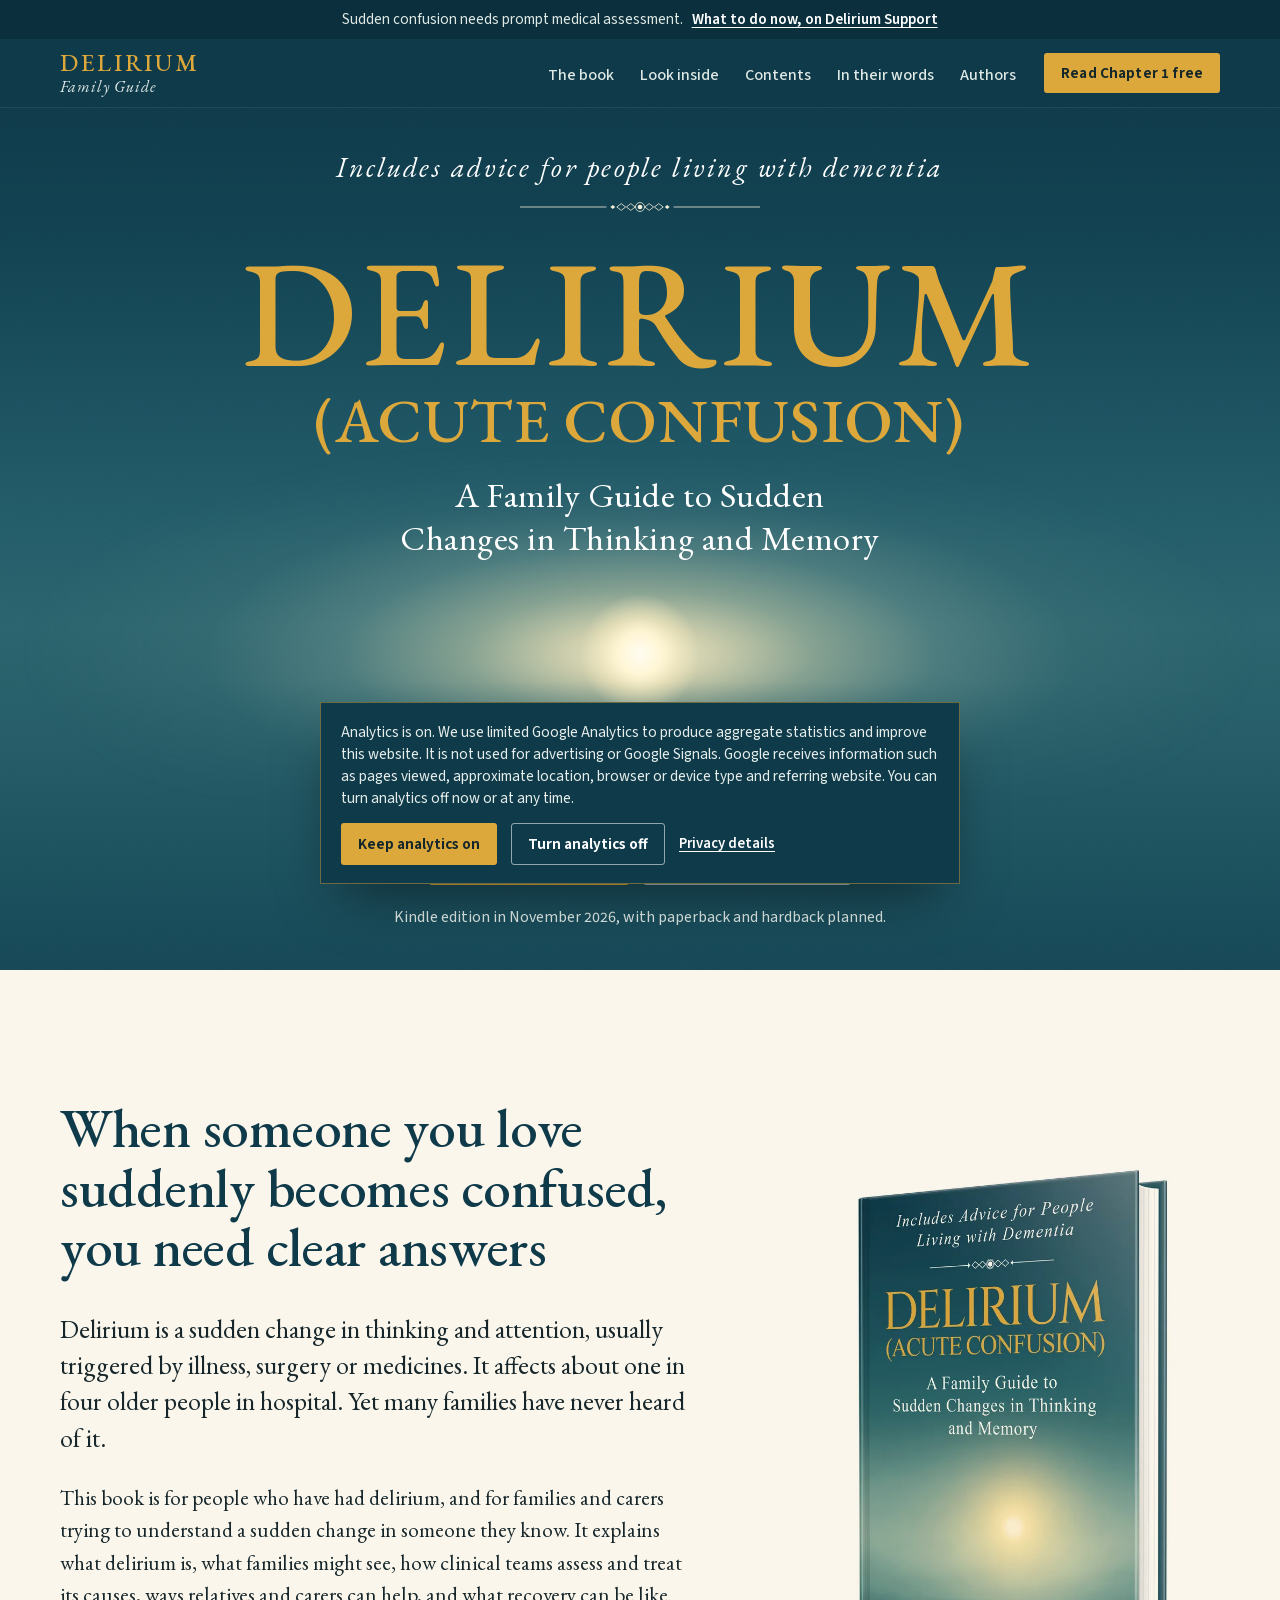
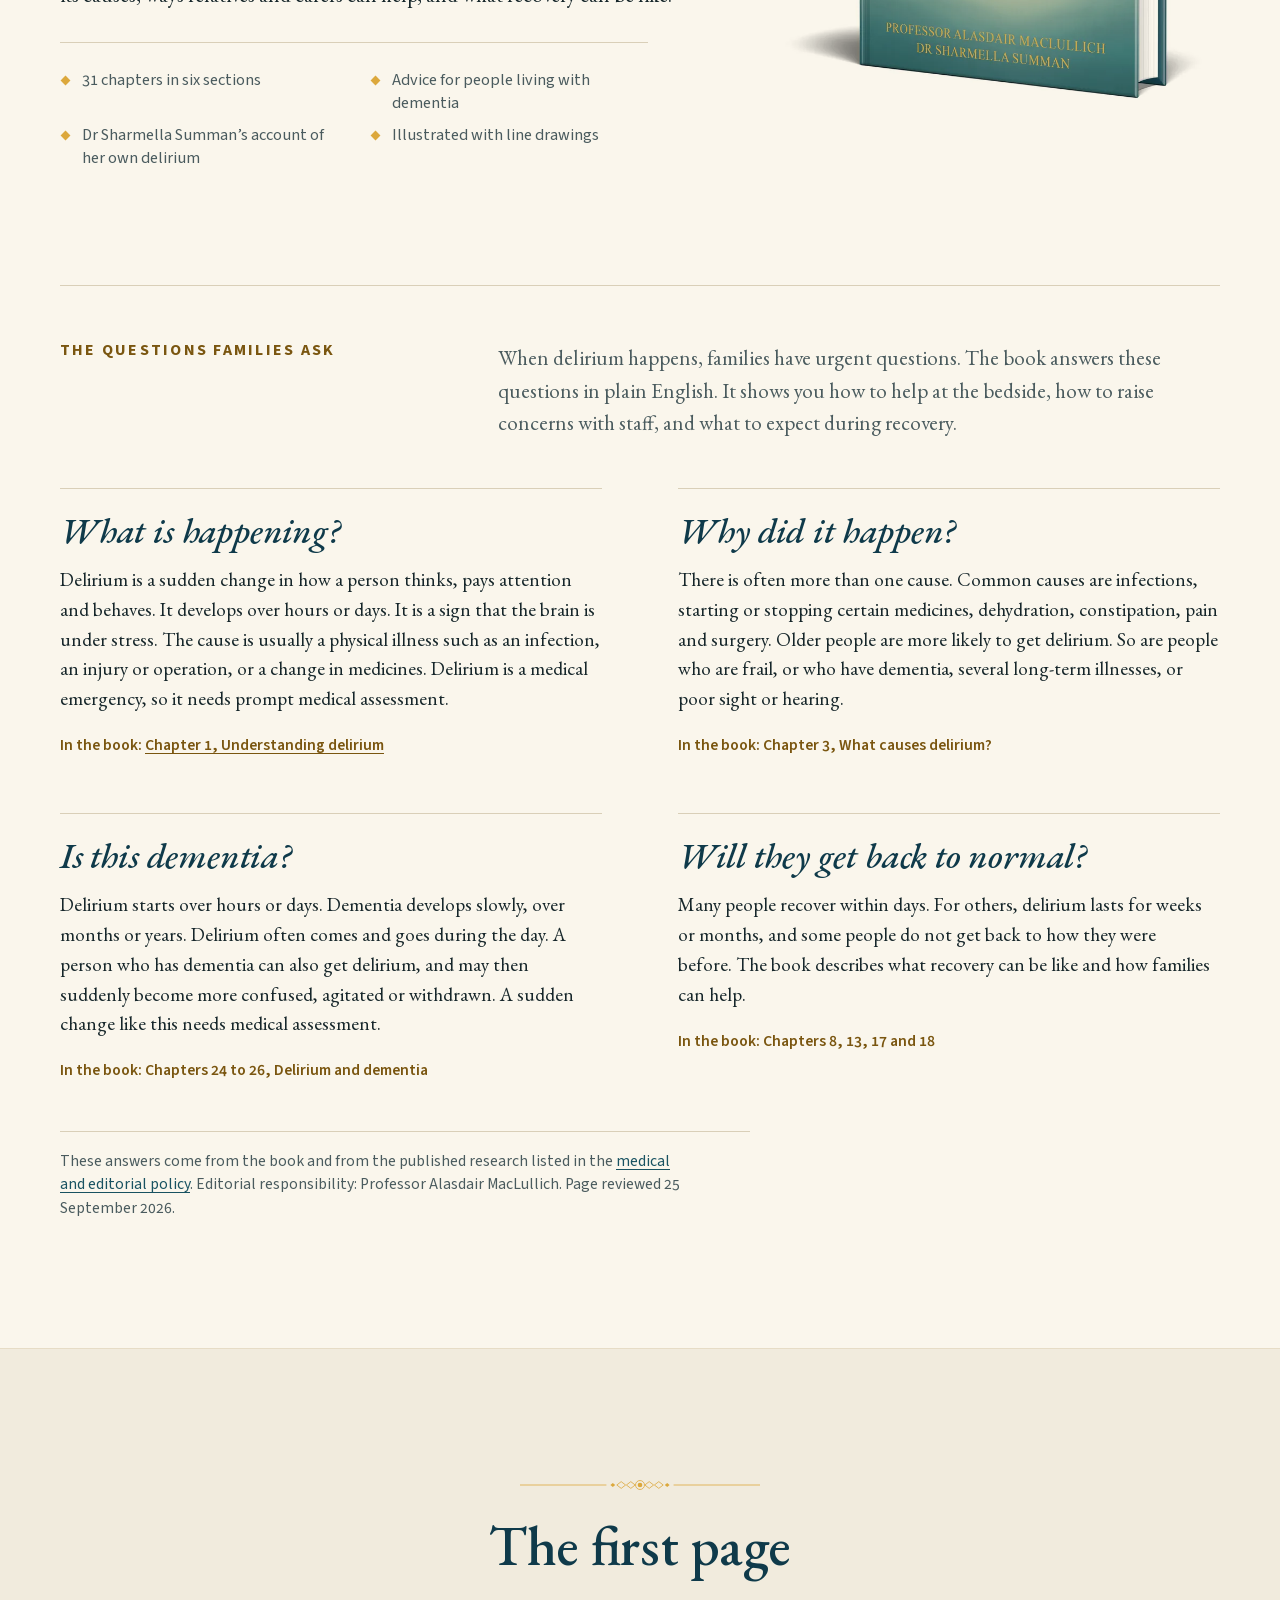
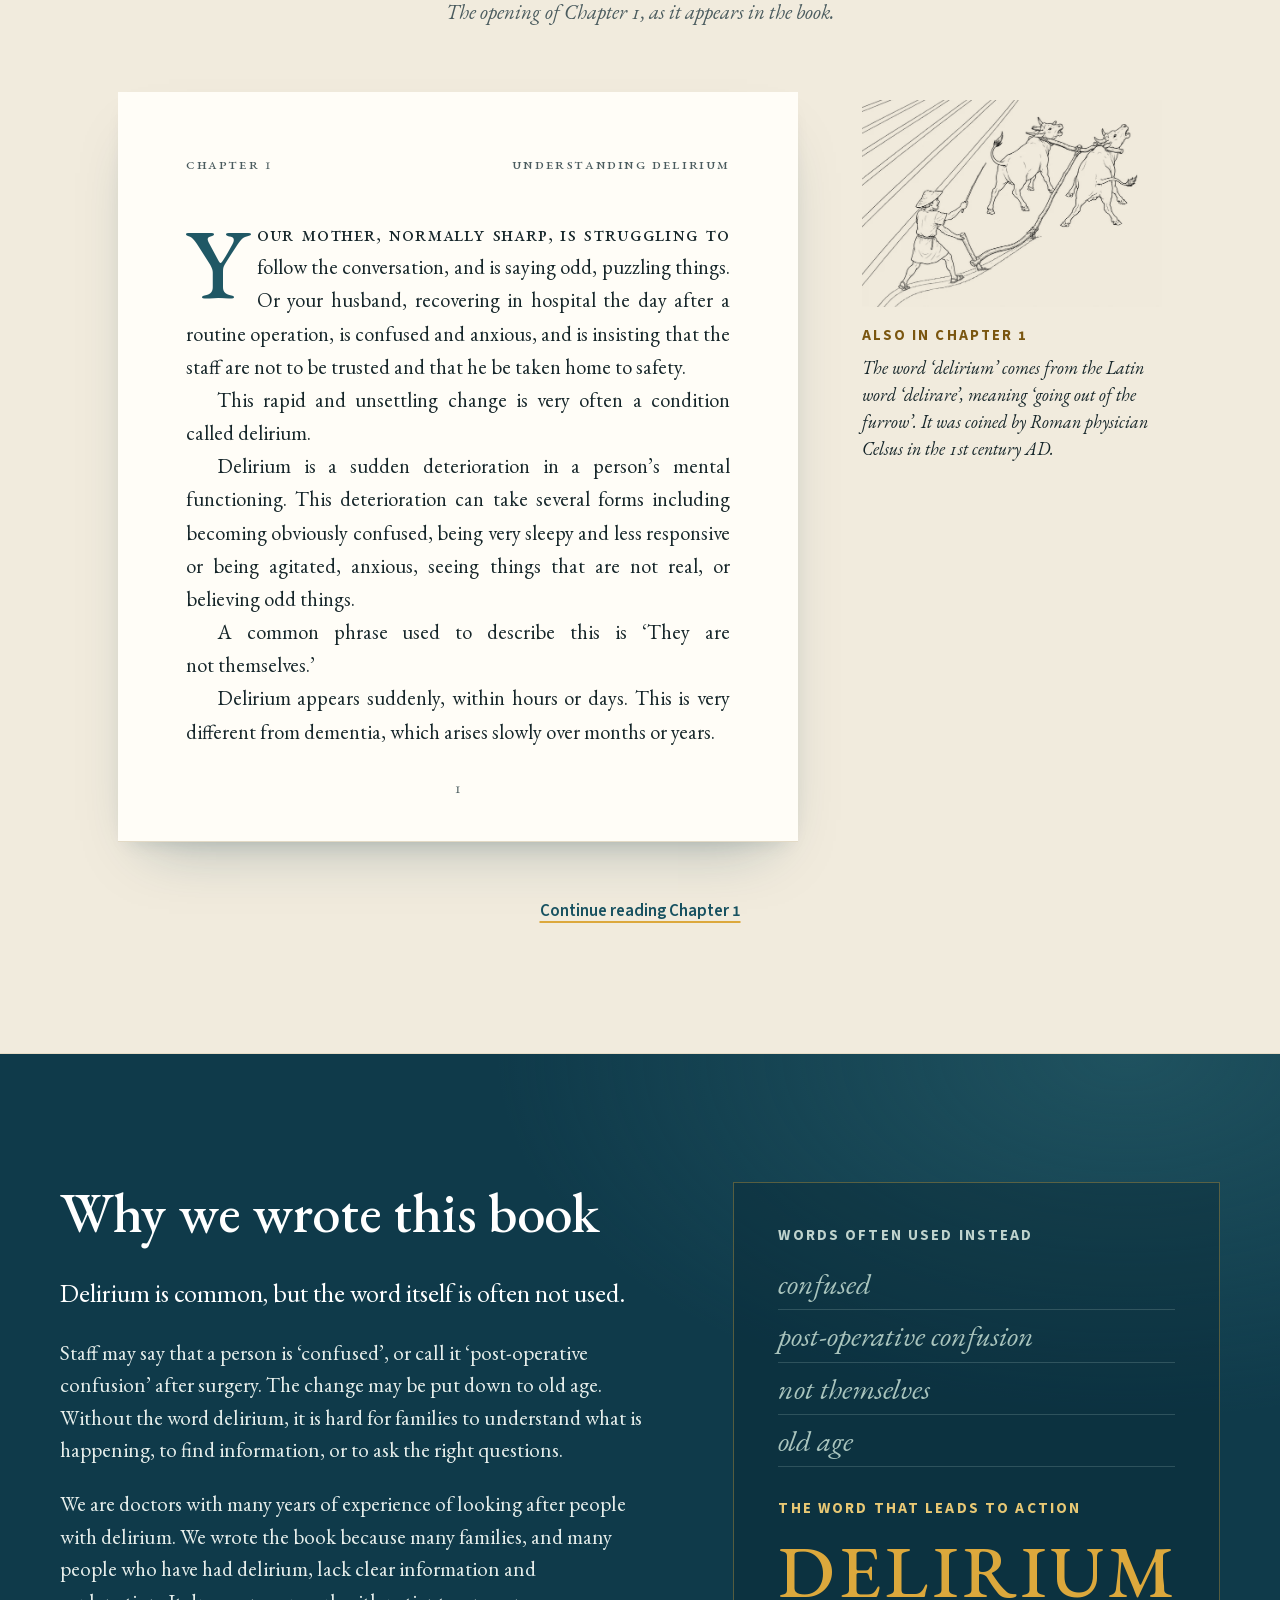
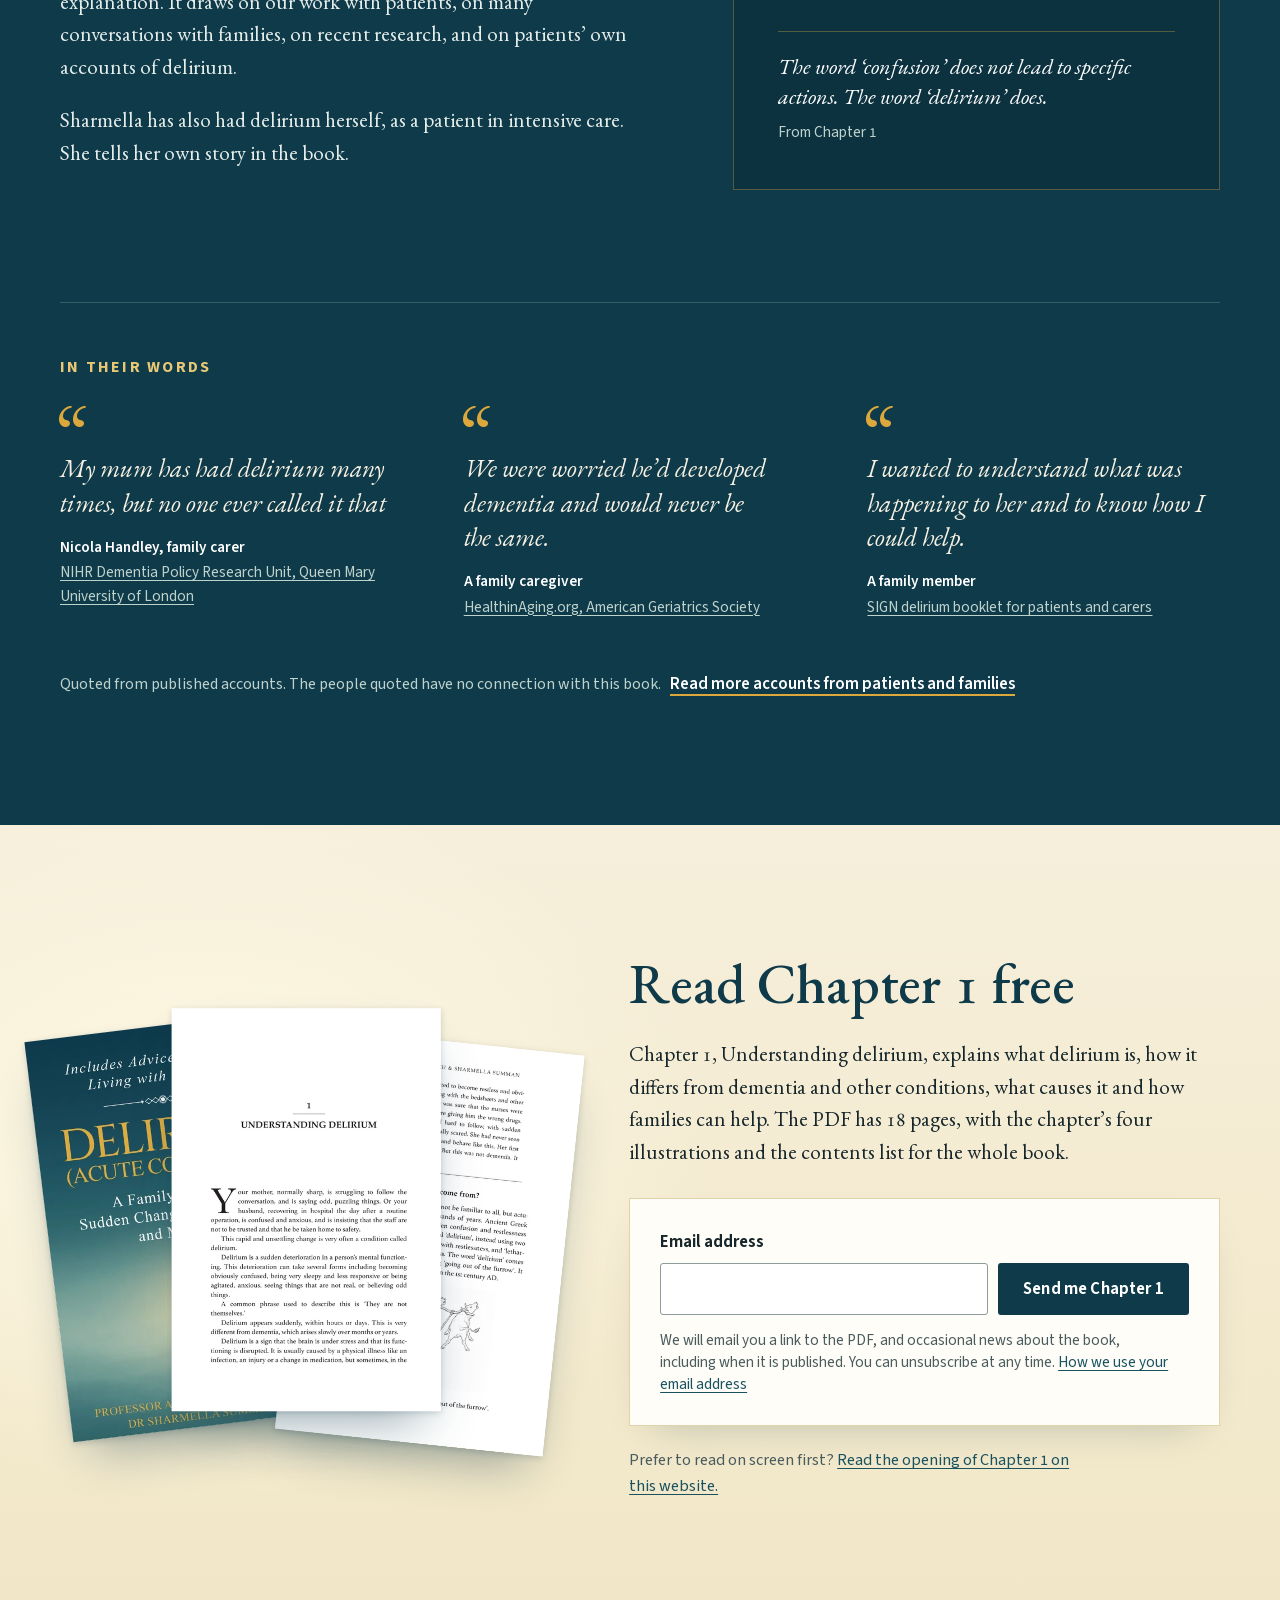
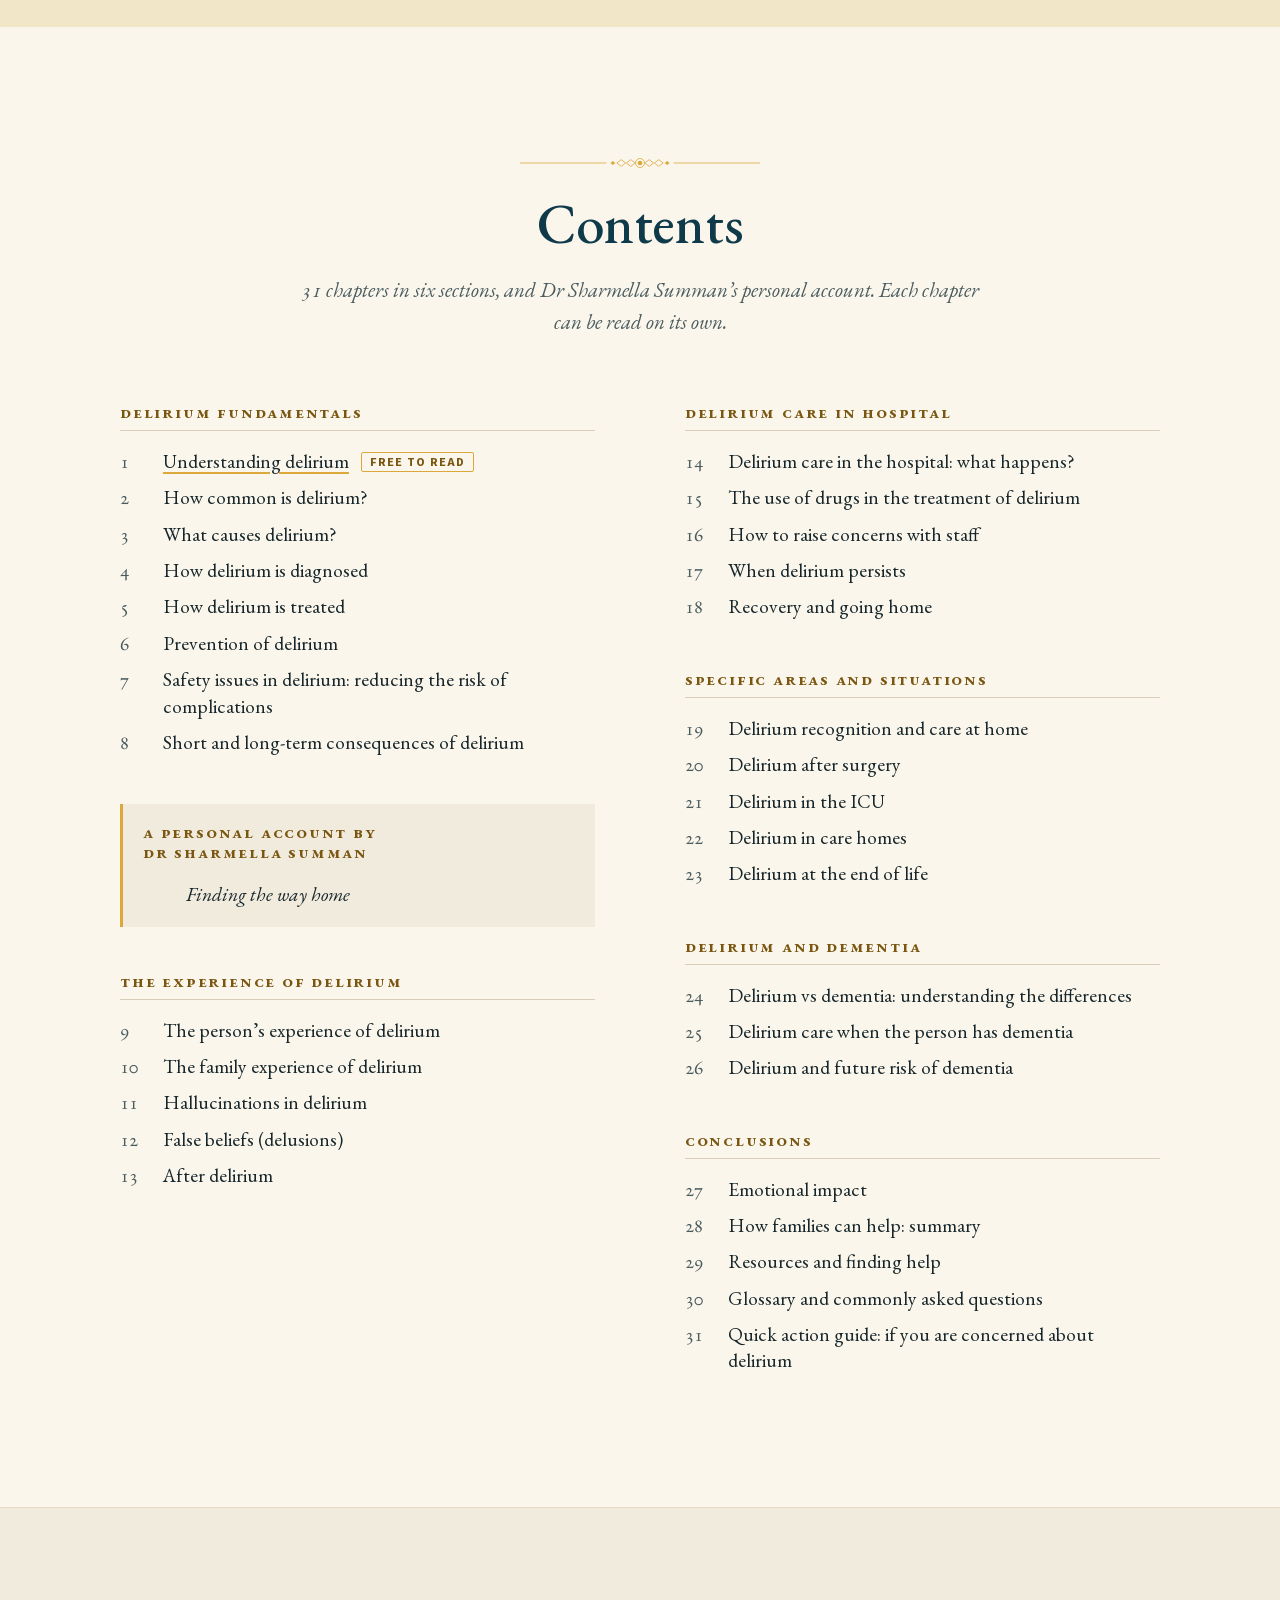
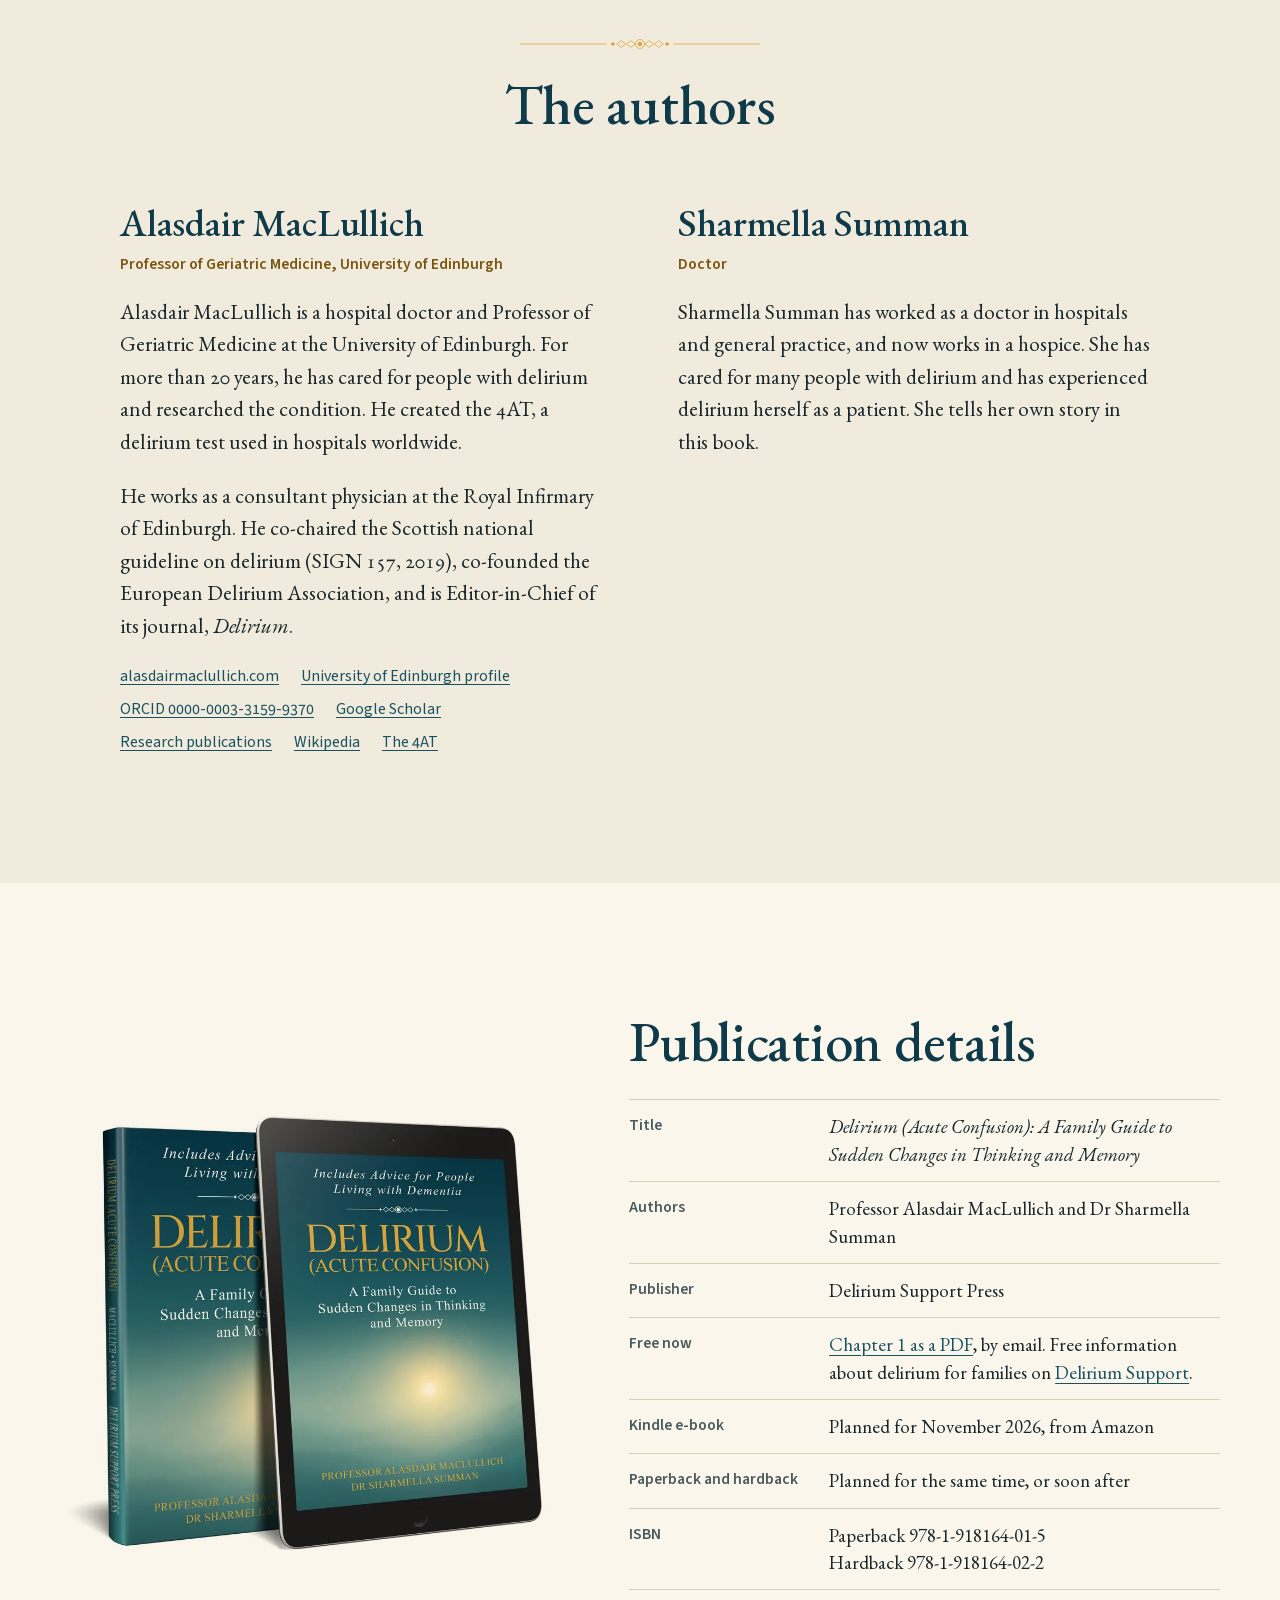
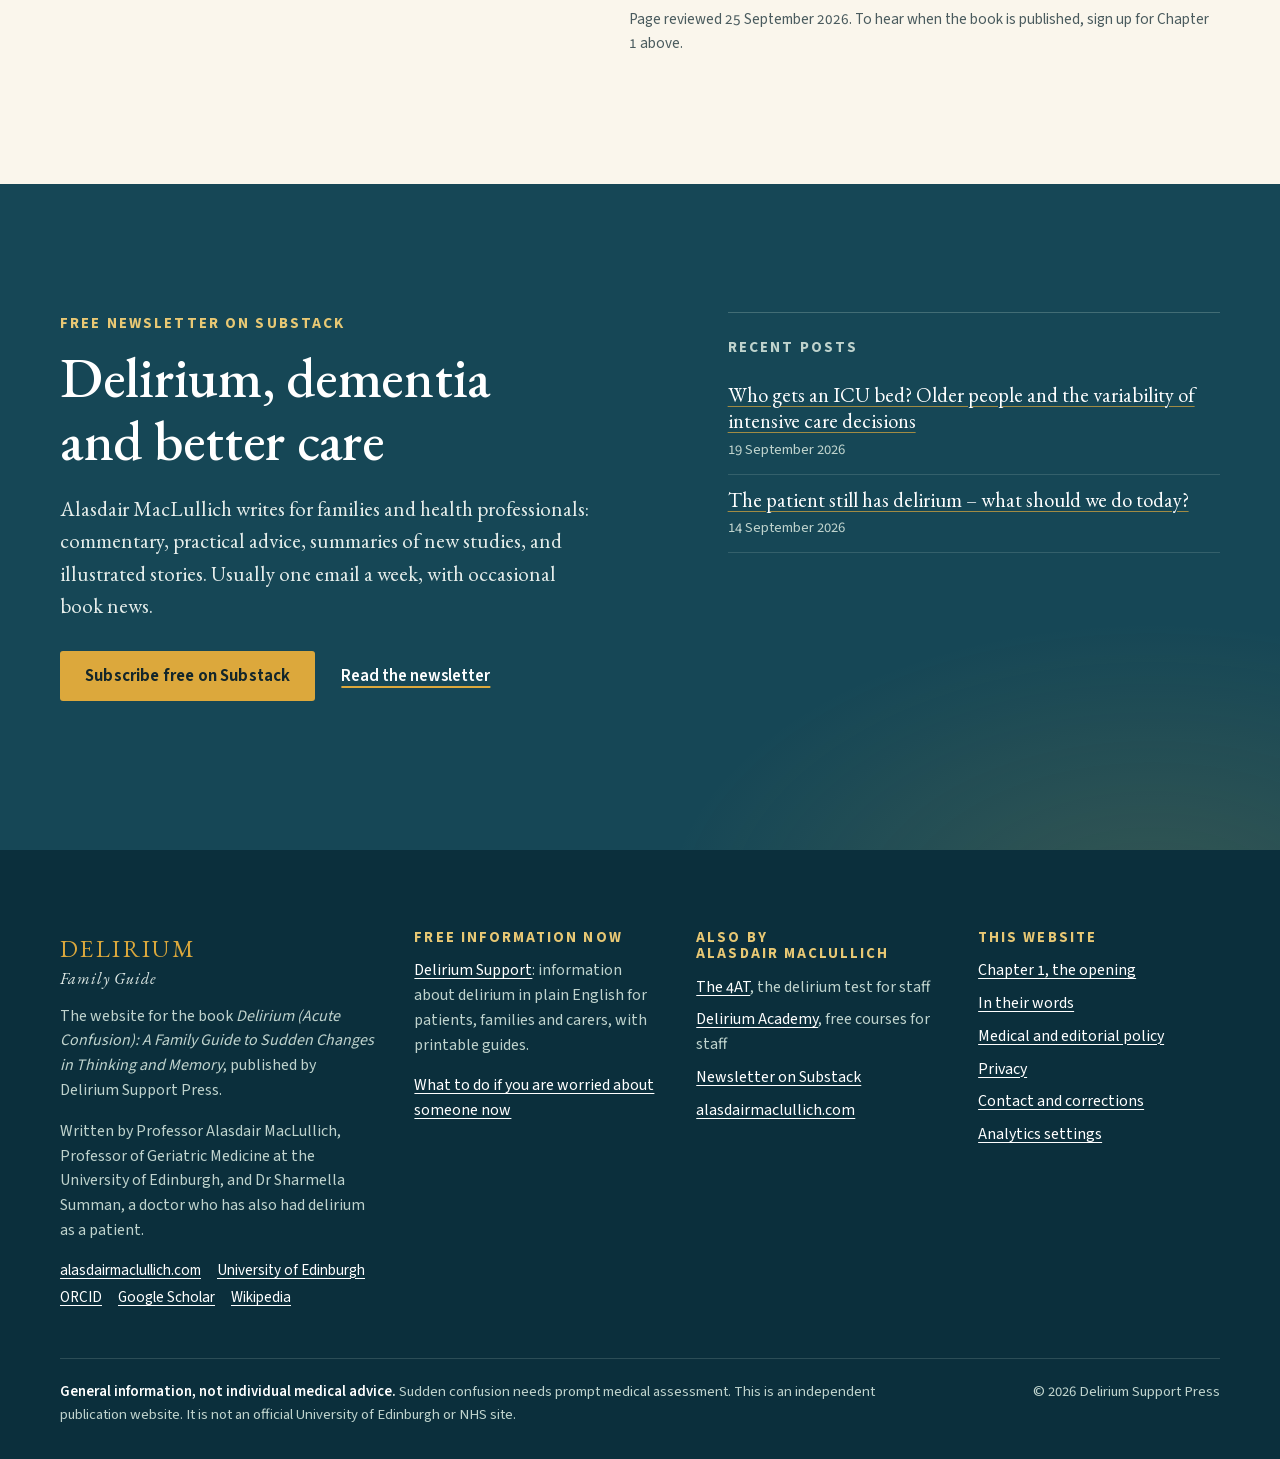
<file: index.html>
<!DOCTYPE html>
<html lang="en-GB">
<head>
  <meta charset="utf-8">
  <meta name="viewport" content="width=device-width, initial-scale=1">
  <title>Delirium (Acute Confusion): A Family Guide | Book by MacLullich and Summan</title>
  <meta name="description" content="A book in plain English for families and carers about delirium: a sudden change in thinking and attention caused by illness, surgery or medicines. Read Chapter 1 free.">
  <meta name="author" content="Professor Alasdair MacLullich and Dr Sharmella Summan">
  <meta name="robots" content="index,follow,max-image-preview:large,max-snippet:-1,max-video-preview:-1">
  <meta name="google-site-verification" content="UDfG3YP4StCWxqXGBleJeKKGqVxWF2oilvIe5wNzfOc">
  <meta name="msvalidate.01" content="1ABA82F102DF1190DEEBABCE5577DBB4">
  <meta name="theme-color" content="#0f3a4a">
  <link rel="canonical" href="https://deliriumfamilyguide.com/">
  <link rel="icon" href="/favicon.svg" type="image/svg+xml">
  <link rel="icon" href="/favicon.ico" sizes="32x32">
  <link rel="apple-touch-icon" href="/apple-touch-icon.png">
  <link rel="preload" href="/assets/fonts/eb-garamond-roman.woff2" as="font" type="font/woff2" crossorigin>
  <link rel="preload" href="/assets/fonts/eb-garamond-italic.woff2" as="font" type="font/woff2" crossorigin>
  <meta property="og:type" content="book">
  <meta property="og:locale" content="en_GB">
  <meta property="og:site_name" content="Delirium Family Guide">
  <meta property="og:title" content="Delirium (Acute Confusion): A Family Guide">
  <meta property="og:description" content="A book in plain English for families and carers about delirium. Read Chapter 1 free. Kindle edition in November 2026.">
  <meta property="og:url" content="https://deliriumfamilyguide.com/">
  <meta property="og:image" content="https://deliriumfamilyguide.com/assets/og/og-home.jpg">
  <meta property="og:image:type" content="image/jpeg">
  <meta property="og:image:width" content="1200">
  <meta property="og:image:height" content="630">
  <meta property="og:image:alt" content="The cover of Delirium (Acute Confusion): A Family Guide to Sudden Changes in Thinking and Memory, by Alasdair MacLullich and Sharmella Summan">
  <meta property="book:isbn" content="9781918164015">
  <meta name="twitter:card" content="summary_large_image">
  <meta name="twitter:title" content="Delirium (Acute Confusion): A Family Guide">
  <meta name="twitter:description" content="A book in plain English for families and carers about delirium. Read Chapter 1 free.">
  <meta name="twitter:image" content="https://deliriumfamilyguide.com/assets/og/og-home.jpg">
  <meta name="twitter:image:alt" content="The cover of Delirium (Acute Confusion): A Family Guide to Sudden Changes in Thinking and Memory">
  <link rel="stylesheet" href="/styles.css?v=20260925">
  <script src="/analytics-consent.js?v=20260925" defer></script>
  <script src="/signup.js?v=20260925" defer></script>
  <script type="application/ld+json">
  {
    "@context": "https://schema.org",
    "@graph": [
      {
        "@type": "WebSite",
        "@id": "https://deliriumfamilyguide.com/#website",
        "url": "https://deliriumfamilyguide.com/",
        "name": "Delirium Family Guide",
        "description": "The website for Delirium (Acute Confusion): A Family Guide to Sudden Changes in Thinking and Memory, a book for patients, families and carers.",
        "inLanguage": "en-GB",
        "publisher": {
          "@id": "https://deliriumfamilyguide.com/#publisher"
        }
      },
      {
        "@type": "WebPage",
        "@id": "https://deliriumfamilyguide.com/#webpage",
        "url": "https://deliriumfamilyguide.com/",
        "name": "Delirium (Acute Confusion): A Family Guide",
        "description": "A book in plain English for families and carers about delirium: a sudden change in thinking and attention caused by illness, surgery or medicines.",
        "inLanguage": "en-GB",
        "isPartOf": {
          "@id": "https://deliriumfamilyguide.com/#website"
        },
        "mainEntity": {
          "@id": "https://deliriumfamilyguide.com/#book"
        },
        "about": {
          "@id": "https://deliriumfamilyguide.com/#delirium"
        },
        "primaryImageOfPage": {
          "@id": "https://deliriumfamilyguide.com/#cover-image"
        },
        "dateModified": "2026-09-25",
        "accountablePerson": {
          "@id": "https://www.alasdairmaclullich.com/#person"
        },
        "editor": {
          "@id": "https://www.alasdairmaclullich.com/#person"
        }
      },
      {
        "@type": "Book",
        "@id": "https://deliriumfamilyguide.com/#book",
        "name": "Delirium (Acute Confusion): A Family Guide to Sudden Changes in Thinking and Memory",
        "alternateName": [
          "Delirium Family Guide",
          "Delirium (Acute Confusion): A Family Guide"
        ],
        "url": "https://deliriumfamilyguide.com/",
        "image": {
          "@id": "https://deliriumfamilyguide.com/#cover-image"
        },
        "inLanguage": "en-GB",
        "bookEdition": "First edition",
        "genre": "Health",
        "author": [
          {
            "@id": "https://www.alasdairmaclullich.com/#person"
          },
          {
            "@id": "https://deliriumfamilyguide.com/#sharmella-summan"
          }
        ],
        "publisher": {
          "@id": "https://deliriumfamilyguide.com/#publisher"
        },
        "about": {
          "@id": "https://deliriumfamilyguide.com/#delirium"
        },
        "audience": {
          "@type": "PeopleAudience",
          "audienceType": "Patients, families and carers"
        },
        "abstract": "Delirium is a sudden change in thinking and attention, usually triggered by illness, surgery or medicines. It affects about one in four older people in hospital. Yet many families have never heard of it. This book answers families' questions in plain English. It shows how to help at the bedside, how to raise concerns with staff, and what to expect during recovery.",
        "description": "A book for people who have had delirium, and for families and carers trying to understand a sudden change in someone they know. It includes advice for people living with dementia, and Dr Sharmella Summan's account of her own delirium as a patient. 31 chapters in six sections.",
        "hasPart": {
          "@type": "Chapter",
          "name": "Understanding delirium",
          "position": 1,
          "url": "https://deliriumfamilyguide.com/chapter-1/"
        },
        "workExample": [
          {
            "@type": "Book",
            "name": "Delirium (Acute Confusion): A Family Guide to Sudden Changes in Thinking and Memory, Kindle edition",
            "bookFormat": "https://schema.org/EBook",
            "inLanguage": "en-GB",
            "publisher": {
              "@id": "https://deliriumfamilyguide.com/#publisher"
            }
          },
          {
            "@type": "Book",
            "name": "Delirium (Acute Confusion): A Family Guide to Sudden Changes in Thinking and Memory, paperback",
            "bookFormat": "https://schema.org/Paperback",
            "isbn": "9781918164015",
            "inLanguage": "en-GB",
            "publisher": {
              "@id": "https://deliriumfamilyguide.com/#publisher"
            }
          },
          {
            "@type": "Book",
            "name": "Delirium (Acute Confusion): A Family Guide to Sudden Changes in Thinking and Memory, hardback",
            "bookFormat": "https://schema.org/Hardcover",
            "isbn": "9781918164022",
            "inLanguage": "en-GB",
            "publisher": {
              "@id": "https://deliriumfamilyguide.com/#publisher"
            }
          }
        ],
        "copyrightYear": 2026
      },
      {
        "@type": "MedicalCondition",
        "@id": "https://deliriumfamilyguide.com/#delirium",
        "name": "Delirium",
        "alternateName": "Acute confusion",
        "code": {
          "@type": "MedicalCode",
          "code": "D003693",
          "codingSystem": "MeSH"
        },
        "sameAs": [
          "https://meshb.nlm.nih.gov/record/ui?ui=D003693",
          "https://www.wikidata.org/wiki/Q160796"
        ]
      },
      {
        "@type": "Person",
        "@id": "https://www.alasdairmaclullich.com/#person",
        "name": "Alasdair MacLullich",
        "alternateName": "Alasdair M. J. MacLullich",
        "honorificPrefix": "Professor",
        "givenName": "Alasdair",
        "familyName": "MacLullich",
        "jobTitle": "Professor of Geriatric Medicine",
        "description": "Professor of Geriatric Medicine at the University of Edinburgh and consultant physician at the Royal Infirmary of Edinburgh. He created the 4AT, a delirium test used in hospitals worldwide, co-founded the European Delirium Association, co-chaired the Scottish national guideline on delirium (SIGN 157, 2019) and is Editor-in-Chief of the journal Delirium.",
        "url": "https://www.alasdairmaclullich.com/",
        "image": "https://www.alasdairmaclullich.com/assets/alasdair-maclullich.jpg",
        "identifier": {
          "@type": "PropertyValue",
          "propertyID": "ORCID",
          "value": "0000-0003-3159-9370",
          "url": "https://orcid.org/0000-0003-3159-9370"
        },
        "worksFor": {
          "@type": "CollegeOrUniversity",
          "name": "The University of Edinburgh",
          "url": "https://www.ed.ac.uk/",
          "sameAs": "https://www.wikidata.org/wiki/Q160302"
        },
        "hasOccupation": {
          "@type": "Occupation",
          "name": "Geriatrician"
        },
        "knowsAbout": [
          "Delirium",
          "Geriatric medicine",
          "Delirium assessment",
          "The 4AT",
          "Dementia"
        ],
        "sameAs": [
          "https://www.alasdairmaclullich.com/",
          "https://orcid.org/0000-0003-3159-9370",
          "https://edwebprofiles.ed.ac.uk/profile/alasdair-maclullich",
          "https://www.research.ed.ac.uk/en/persons/alasdair-maclullich/",
          "https://scholar.google.com/citations?user=MXvw7UIAAAAJ&hl=en",
          "https://www.scopus.com/authid/detail.uri?authorId=6603279159",
          "https://openalex.org/A5066168427",
          "https://isni.org/isni/0000000436806321",
          "https://id.loc.gov/authorities/names/n2014188024",
          "https://www.wikidata.org/wiki/Q48288045",
          "https://en.wikipedia.org/wiki/Alasdair_MacLullich",
          "https://www.linkedin.com/in/amaclullich/",
          "https://x.com/A_MacLullich",
          "https://bsky.app/profile/amaclullich.bsky.social",
          "https://substack.com/@alasdairmaclullich"
        ]
      },
      {
        "@type": "Person",
        "@id": "https://deliriumfamilyguide.com/#sharmella-summan",
        "name": "Sharmella Summan",
        "honorificPrefix": "Dr",
        "jobTitle": "Doctor",
        "description": "A doctor who has worked in hospitals and general practice and now works in a hospice. She has cared for many people with delirium and has experienced delirium herself as a patient.",
        "knowsAbout": [
          "Delirium"
        ]
      },
      {
        "@type": "Organization",
        "@id": "https://deliriumfamilyguide.com/#publisher",
        "name": "Delirium Support Press",
        "url": "https://deliriumfamilyguide.com/",
        "email": "alasdair@the4at.com",
        "publishingPrinciples": "https://deliriumfamilyguide.com/editorial.html"
      },
      {
        "@type": "ImageObject",
        "@id": "https://deliriumfamilyguide.com/#cover-image",
        "url": "https://deliriumfamilyguide.com/assets/delirium-family-guide-cover.jpg",
        "contentUrl": "https://deliriumfamilyguide.com/assets/delirium-family-guide-cover.jpg",
        "width": 1200,
        "height": 1800,
        "caption": "Cover of Delirium (Acute Confusion): A Family Guide to Sudden Changes in Thinking and Memory"
      },
      {
        "@type": "FAQPage",
        "@id": "https://deliriumfamilyguide.com/#questions",
        "isPartOf": {
          "@id": "https://deliriumfamilyguide.com/#webpage"
        },
        "mainEntity": [
          {
            "@type": "Question",
            "name": "What is happening?",
            "acceptedAnswer": {
              "@type": "Answer",
              "text": "Delirium is a sudden change in how a person thinks, pays attention and behaves. It develops over hours or days. It is a sign that the brain is under stress. The cause is usually a physical illness such as an infection, an injury or operation, or a change in medicines. Delirium is a medical emergency, so it needs prompt medical assessment."
            }
          },
          {
            "@type": "Question",
            "name": "Why did it happen?",
            "acceptedAnswer": {
              "@type": "Answer",
              "text": "There is often more than one cause. Common causes are infections, starting or stopping certain medicines, dehydration, constipation, pain and surgery. Older people are more likely to get delirium. So are people who are frail, or who have dementia, several long-term illnesses, or poor sight or hearing."
            }
          },
          {
            "@type": "Question",
            "name": "Is this dementia?",
            "acceptedAnswer": {
              "@type": "Answer",
              "text": "Delirium starts over hours or days. Dementia develops slowly, over months or years. Delirium often comes and goes during the day. A person who has dementia can also get delirium, and may then suddenly become more confused, agitated or withdrawn. A sudden change like this needs medical assessment."
            }
          },
          {
            "@type": "Question",
            "name": "Will they get back to normal?",
            "acceptedAnswer": {
              "@type": "Answer",
              "text": "Many people recover within days. For others, delirium lasts for weeks or months, and some people do not get back to how they were before. The book describes what recovery can be like and how families can help."
            }
          }
        ]
      }
    ]
  }
  </script>
</head>
<body class="home">
  <a class="skip-link" href="#main">Skip to the main content</a>

  <aside class="alert-bar" aria-label="Urgent help">
    <p><span>Sudden confusion needs prompt medical assessment.</span> <a href="https://deliriumsupport.com/get-help-now/">What to do now, on Delirium Support</a></p>
  </aside>

  <header class="site-header">
    <div class="wrap header-inner">
      <a class="wordmark" href="/" aria-label="Delirium Family Guide, home">
        <span class="wordmark-main">Delirium</span>
        <span class="wordmark-sub">Family Guide</span>
      </a>
      <nav class="nav-main" aria-label="Main">
        <ul>
          <li><a href="/#book">The book</a></li>
          <li><a href="/chapter-1/">Look inside</a></li>
          <li><a href="/#contents">Contents</a></li>
          <li><a href="/voices/">In their words</a></li>
          <li><a href="/#authors">Authors</a></li>
        </ul>
      </nav>
      <a class="btn btn-gold btn-small header-cta" href="/#free-chapter">Read Chapter 1 free</a>
      <details class="nav-menu">
        <summary><span class="menu-icon" aria-hidden="true"></span><span class="menu-label">Menu</span></summary>
        <nav aria-label="Main, small screens">
          <ul>
            <li><a href="/#book">The book</a></li>
            <li><a href="/chapter-1/">Look inside: Chapter 1</a></li>
            <li><a href="/#contents">Contents</a></li>
            <li><a href="/voices/">In their words</a></li>
            <li><a href="/#authors">Authors</a></li>
            <li><a href="/#newsletter">Newsletter</a></li>
            <li><a href="/#free-chapter">Read Chapter 1 free</a></li>
          </ul>
        </nav>
      </details>
    </div>
  </header>

  <main id="main" tabindex="-1">

    <section class="cover" aria-labelledby="book-title">
      <div class="cover-sky" aria-hidden="true"></div>
      <div class="wrap cover-inner">
        <div class="cover-head">
          <p class="cover-kicker">Includes advice for people living with dementia</p>
          <svg class="ornament" viewBox="0 0 300 20" aria-hidden="true" focusable="false"><use href="#ornament"></use></svg>
          <h1 class="cover-title" id="book-title">
            <span class="title-main">Delirium</span>
            <span class="title-alt">(Acute Confusion)</span><span class="visually-hidden">:</span>
            <span class="title-sub">A Family Guide to Sudden Changes in Thinking and Memory</span>
          </h1>
        </div>
        <div class="cover-sun" aria-hidden="true"></div>
        <div class="cover-foot">
          <p class="cover-authors"><span>Professor Alasdair MacLullich</span> <span>Dr Sharmella Summan</span></p>
          <div class="cover-actions">
            <a class="btn btn-gold" href="#free-chapter">Read Chapter 1 free</a>
            <a class="btn btn-ghost" href="/chapter-1/">Look inside the book</a>
          </div>
          <p class="cover-date">Kindle edition in November 2026, with paperback and hardback planned.</p>
        </div>
      </div>
    </section>

    <section class="section book-intro" id="book" aria-labelledby="book-heading">
      <div class="wrap book-intro-grid">
        <div class="book-intro-text">
          <h2 id="book-heading" class="display">When someone you love suddenly becomes confused, you need clear answers</h2>
          <p class="lead">Delirium is a sudden change in thinking and attention, usually triggered by illness, surgery or medicines. It affects about one in four older people in hospital. Yet many families have never heard of it.</p>
          <p>This book is for people who have had delirium, and for families and carers trying to understand a sudden change in someone they know. It explains what delirium is, what families might see, how clinical teams assess and treat its causes, ways relatives and carers can help, and what recovery can be like.</p>
          <ul class="facts-inline">
            <li>31 chapters in six sections</li>
            <li>Advice for people living with dementia</li>
            <li>Dr Sharmella Summan&rsquo;s account of her own delirium</li>
            <li>Illustrated with line drawings</li>
          </ul>
        </div>
        <figure class="book-object">
          <picture>
            <source srcset="/assets/img/book-hardback-800.webp 800w, /assets/img/book-hardback-1200.webp 1200w" sizes="(min-width: 960px) 420px, 80vw" type="image/webp">
            <img src="/assets/img/book-hardback-800.jpg" width="800" height="1016" alt="The hardback edition of Delirium (Acute Confusion): A Family Guide, standing upright" loading="lazy" decoding="async">
          </picture>
        </figure>
      </div>

      <div class="wrap questions" id="questions">
        <div class="questions-head">
          <h3 class="kicker-heading">The questions families ask</h3>
          <p>When delirium happens, families have urgent questions. The book answers these questions in plain English. It shows you how to help at the bedside, how to raise concerns with staff, and what to expect during recovery.</p>
        </div>
        <ol class="question-list">
          <li>
            <h4 class="q">What is happening?</h4>
            <p>Delirium is a sudden change in how a person thinks, pays attention and behaves. It develops over hours or days. It is a sign that the brain is under stress. The cause is usually a physical illness such as an infection, an injury or operation, or a change in medicines. Delirium is a medical emergency, so it needs prompt medical assessment.</p>
            <p class="q-ref">In the book: <a href="/chapter-1/">Chapter 1, Understanding delirium</a></p>
          </li>
          <li>
            <h4 class="q">Why did it happen?</h4>
            <p>There is often more than one cause. Common causes are infections, starting or stopping certain medicines, dehydration, constipation, pain and surgery. Older people are more likely to get delirium. So are people who are frail, or who have dementia, several long-term illnesses, or poor sight or hearing.</p>
            <p class="q-ref">In the book: Chapter 3, What causes delirium?</p>
          </li>
          <li>
            <h4 class="q">Is this dementia?</h4>
            <p>Delirium starts over hours or days. Dementia develops slowly, over months or years. Delirium often comes and goes during the day. A person who has dementia can also get delirium, and may then suddenly become more confused, agitated or withdrawn. A sudden change like this needs medical assessment.</p>
            <p class="q-ref">In the book: Chapters 24 to 26, Delirium and dementia</p>
          </li>
          <li>
            <h4 class="q">Will they get back to normal?</h4>
            <p>Many people recover within days. For others, delirium lasts for weeks or months, and some people do not get back to how they were before. The book describes what recovery can be like and how families can help.</p>
            <p class="q-ref">In the book: Chapters 8, 13, 17 and 18</p>
          </li>
        </ol>
        <p class="review-note">These answers come from the book and from the published research listed in the <a href="/editorial.html#sources">medical and editorial policy</a>. Editorial responsibility: Professor Alasdair MacLullich. Page reviewed <time datetime="2026-09-25">25 September 2026</time>.</p>
      </div>
    </section>

    <section class="section first-page" id="first-page" aria-labelledby="first-page-heading">
      <div class="wrap">
        <header class="section-head">
          <svg class="ornament ornament-ink" viewBox="0 0 300 20" aria-hidden="true" focusable="false"><use href="#ornament"></use></svg>
          <h2 id="first-page-heading">The first page</h2>
          <p class="section-intro">The opening of Chapter 1, as it appears in the book.</p>
        </header>
        <div class="page-spread">
          <article class="book-page" aria-label="Excerpt from Chapter 1, Understanding delirium">
            <p class="page-runner"><span>Chapter 1</span><span>Understanding delirium</span></p>
            <div class="page-text">
              <p class="dropcap">Your mother, normally sharp, is struggling to follow the conversation, and is saying odd, puzzling things. Or your husband, recovering in hospital the day after a routine operation, is confused and anxious, and is insisting that the staff are not to be trusted and that he be taken home to safety.</p>
              <p>This rapid and unsettling change is very often a condition called delirium.</p>
              <p>Delirium is a sudden deterioration in a person&rsquo;s mental functioning. This deterioration can take several forms including becoming obviously confused, being very sleepy and less responsive or being agitated, anxious, seeing things that are not real, or believing odd things.</p>
              <p>A common phrase used to describe this is &lsquo;They are not themselves.&rsquo;</p>
              <p>Delirium appears suddenly, within hours or days. This is very different from dementia, which arises slowly over months or years.</p>
            </div>
            <p class="page-folio" aria-hidden="true">1</p>
          </article>
          <aside class="margin-note" aria-label="Where the word delirium comes from">
            <img src="/assets/img/furrow-700.webp" width="700" height="483" alt="Line drawing of a Roman farmer with a plough pulled by two oxen, turning away from the straight furrows" loading="lazy" decoding="async">
            <p class="note-label">Also in Chapter 1</p>
            <p>The word &lsquo;delirium&rsquo; comes from the Latin word &lsquo;delirare&rsquo;, meaning &lsquo;going out of the furrow&rsquo;. It was coined by Roman physician Celsus in the 1st century AD.</p>
          </aside>
        </div>
        <p class="continue"><a class="link-more" href="/chapter-1/">Continue reading Chapter 1</a></p>
      </div>
    </section>

    <section class="section why" id="why" aria-labelledby="why-heading">
      <div class="wrap why-grid">
        <div class="why-text">
          <h2 id="why-heading">Why we wrote this book</h2>
          <p class="lead">Delirium is common, but the word itself is often not used.</p>
          <p>Staff may say that a person is &lsquo;confused&rsquo;, or call it &lsquo;post-operative confusion&rsquo; after surgery. The change may be put down to old age. Without the word delirium, it is hard for families to understand what is happening, to find information, or to ask the right questions.</p>
          <p>We are doctors with many years of experience of looking after people with delirium. We wrote the book because many families, and many people who have had delirium, lack clear information and explanation. It draws on our work with patients, on many conversations with families, on recent research, and on patients&rsquo; own accounts of delirium.</p>
          <p>Sharmella has also had delirium herself, as a patient in intensive care. She tells her own story in the book.</p>
        </div>
        <div class="words" aria-labelledby="words-heading">
          <h3 id="words-heading" class="words-label">Words often used instead</h3>
          <ul class="words-list">
            <li>confused</li>
            <li>post-operative confusion</li>
            <li>not themselves</li>
            <li>old age</li>
          </ul>
          <p class="words-label words-label-gold">The word that leads to action</p>
          <p class="words-delirium" aria-hidden="true">Delirium</p>
          <blockquote class="book-quote">
            <p>The word &lsquo;confusion&rsquo; does not lead to specific actions. The word &lsquo;delirium&rsquo; does.</p>
            <footer>From Chapter 1</footer>
          </blockquote>
        </div>
      </div>

      <div class="wrap voices-strip" aria-labelledby="voices-heading">
        <h3 id="voices-heading" class="kicker-heading kicker-light">In their words</h3>
        <div class="voices-grid">
          <figure class="voice">
            <blockquote><p>My mum has had delirium many times, but no one ever called it that</p></blockquote>
            <figcaption><span class="voice-name">Nicola Handley, family carer</span> <a href="https://denpru-qmul.nihr.ac.uk/event/delirium-matters-a-new-report-from-denpru-qm" rel="external">NIHR Dementia Policy Research Unit, Queen Mary University of London</a></figcaption>
          </figure>
          <figure class="voice">
            <blockquote><p>We were worried he&rsquo;d developed dementia and would never be the same.</p></blockquote>
            <figcaption><span class="voice-name">A family caregiver</span> <a href="https://www.healthinaging.org/blog/dealing-with-delirium-families-share-their-stories/" rel="external">HealthinAging.org, American Geriatrics Society</a></figcaption>
          </figure>
          <figure class="voice">
            <blockquote><p>I wanted to understand what was happening to her and to know how I could help.</p></blockquote>
            <figcaption><span class="voice-name">A family member</span> <a href="https://www.sign.ac.uk/assets/pat157.pdf" rel="external">SIGN delirium booklet for patients and carers</a></figcaption>
          </figure>
        </div>
        <p class="voices-note">Quoted from published accounts. The people quoted have no connection with this book. <a class="link-more link-light" href="/voices/">Read more accounts from patients and families</a></p>
      </div>
    </section>

    <section class="section free-chapter" id="free-chapter" aria-labelledby="free-heading">
      <div class="wrap free-grid">
        <div class="free-pages" aria-hidden="true">
          <img class="pg pg-1" src="/assets/img/page-cover-480.webp" width="480" height="720" alt="" loading="lazy" decoding="async">
          <img class="pg pg-2" src="/assets/img/page-06-480.webp" width="480" height="720" alt="" loading="lazy" decoding="async">
          <img class="pg pg-3" src="/assets/img/page-09-480.webp" width="480" height="720" alt="" loading="lazy" decoding="async">
        </div>
        <div class="free-text">
          <h2 id="free-heading">Read Chapter 1 free</h2>
          <p>Chapter 1, Understanding delirium, explains what delirium is, how it differs from dementia and other conditions, what causes it and how families can help. The PDF has 18 pages, with the chapter&rsquo;s four illustrations and the contents list for the whole book.</p>
          <div class="signup-card">
            <p class="signup-fallback" id="signup-fallback">If the form is unavailable, <a href="mailto:alasdair@the4at.com?subject=Chapter%201%20request">email us to request Chapter 1</a>.</p>
            <form hidden class="signup-form" id="chapter-signup" action="https://assets.mailerlite.com/jsonp/1670382/forms/160368539465679921/subscribe" method="post" novalidate>
              <label for="signup-email">Email address</label>
              <div class="signup-row">
                <input id="signup-email" name="fields[email]" type="email" autocomplete="email" inputmode="email" autocapitalize="none" spellcheck="false" aria-describedby="signup-note signup-message" required>
                <input type="hidden" name="ml-submit" value="1">
                <input type="hidden" name="anticsrf" value="true">
                <button class="btn btn-ink" type="submit">Send me Chapter 1</button>
              </div>
              <p class="signup-note" id="signup-note">We will email you a link to the PDF, and occasional news about the book, including when it is published. You can unsubscribe at any time. <a href="/privacy.html#email-updates">How we use your email address</a></p>
              <p class="signup-message" id="signup-message" role="status" aria-live="polite" aria-atomic="true"></p>
            </form>
            <p class="signup-next">Also free: Alasdair MacLullich&rsquo;s newsletter on Substack, <a href="https://alasdairmaclullich.substack.com/subscribe">Delirium, dementia and better care</a>. Usually one email a week.</p>
          </div>
          <p class="free-more">Prefer to read on screen first? <a href="/chapter-1/">Read the opening of Chapter 1 on this website.</a></p>
        </div>
      </div>
    </section>

    <section class="section contents" id="contents" aria-labelledby="contents-heading">
      <div class="wrap">
        <header class="section-head">
          <svg class="ornament ornament-ink" viewBox="0 0 300 20" aria-hidden="true" focusable="false"><use href="#ornament"></use></svg>
          <h2 id="contents-heading">Contents</h2>
          <p class="section-intro">31 chapters in six sections, and Dr Sharmella Summan&rsquo;s personal account. Each chapter can be read on its own.</p>
        </header>
        <div class="toc">
          <section class="toc-part" aria-labelledby="toc-1">
            <h3 id="toc-1">Delirium fundamentals</h3>
            <ol>
              <li><span class="ch-n">1</span><span class="ch-t"><a href="/chapter-1/">Understanding delirium</a> <span class="toc-free">Free to read</span></span></li>
              <li><span class="ch-n">2</span><span class="ch-t">How common is delirium?</span></li>
              <li><span class="ch-n">3</span><span class="ch-t">What causes delirium?</span></li>
              <li><span class="ch-n">4</span><span class="ch-t">How delirium is diagnosed</span></li>
              <li><span class="ch-n">5</span><span class="ch-t">How delirium is treated</span></li>
              <li><span class="ch-n">6</span><span class="ch-t">Prevention of delirium</span></li>
              <li><span class="ch-n">7</span><span class="ch-t">Safety issues in delirium: reducing the risk of complications</span></li>
              <li><span class="ch-n">8</span><span class="ch-t">Short and long-term consequences of delirium</span></li>
            </ol>
          </section>
          <section class="toc-part toc-account" aria-labelledby="toc-account">
            <h3 id="toc-account">A personal account by Dr Sharmella Summan</h3>
            <p class="toc-single">Finding the way home</p>
          </section>
          <section class="toc-part" aria-labelledby="toc-2">
            <h3 id="toc-2">The experience of delirium</h3>
            <ol>
              <li><span class="ch-n">9</span><span class="ch-t">The person&rsquo;s experience of delirium</span></li>
              <li><span class="ch-n">10</span><span class="ch-t">The family experience of delirium</span></li>
              <li><span class="ch-n">11</span><span class="ch-t">Hallucinations in delirium</span></li>
              <li><span class="ch-n">12</span><span class="ch-t">False beliefs (delusions)</span></li>
              <li><span class="ch-n">13</span><span class="ch-t">After delirium</span></li>
            </ol>
          </section>
          <section class="toc-part" aria-labelledby="toc-3">
            <h3 id="toc-3">Delirium care in hospital</h3>
            <ol>
              <li><span class="ch-n">14</span><span class="ch-t">Delirium care in the hospital: what happens?</span></li>
              <li><span class="ch-n">15</span><span class="ch-t">The use of drugs in the treatment of delirium</span></li>
              <li><span class="ch-n">16</span><span class="ch-t">How to raise concerns with staff</span></li>
              <li><span class="ch-n">17</span><span class="ch-t">When delirium persists</span></li>
              <li><span class="ch-n">18</span><span class="ch-t">Recovery and going home</span></li>
            </ol>
          </section>
          <section class="toc-part" aria-labelledby="toc-4">
            <h3 id="toc-4">Specific areas and situations</h3>
            <ol>
              <li><span class="ch-n">19</span><span class="ch-t">Delirium recognition and care at home</span></li>
              <li><span class="ch-n">20</span><span class="ch-t">Delirium after surgery</span></li>
              <li><span class="ch-n">21</span><span class="ch-t">Delirium in the ICU</span></li>
              <li><span class="ch-n">22</span><span class="ch-t">Delirium in care homes</span></li>
              <li><span class="ch-n">23</span><span class="ch-t">Delirium at the end of life</span></li>
            </ol>
          </section>
          <section class="toc-part" aria-labelledby="toc-5">
            <h3 id="toc-5">Delirium and dementia</h3>
            <ol>
              <li><span class="ch-n">24</span><span class="ch-t">Delirium vs dementia: understanding the differences</span></li>
              <li><span class="ch-n">25</span><span class="ch-t">Delirium care when the person has dementia</span></li>
              <li><span class="ch-n">26</span><span class="ch-t">Delirium and future risk of dementia</span></li>
            </ol>
          </section>
          <section class="toc-part" aria-labelledby="toc-6">
            <h3 id="toc-6">Conclusions</h3>
            <ol>
              <li><span class="ch-n">27</span><span class="ch-t">Emotional impact</span></li>
              <li><span class="ch-n">28</span><span class="ch-t">How families can help: summary</span></li>
              <li><span class="ch-n">29</span><span class="ch-t">Resources and finding help</span></li>
              <li><span class="ch-n">30</span><span class="ch-t">Glossary and commonly asked questions</span></li>
              <li><span class="ch-n">31</span><span class="ch-t">Quick action guide: if you are concerned about delirium</span></li>
            </ol>
          </section>
        </div>
      </div>
    </section>

    <section class="section authors" id="authors" aria-labelledby="authors-heading">
      <div class="wrap">
        <header class="section-head">
          <svg class="ornament ornament-ink" viewBox="0 0 300 20" aria-hidden="true" focusable="false"><use href="#ornament"></use></svg>
          <h2 id="authors-heading">The authors</h2>
        </header>
        <div class="author-grid">
          <article class="author">
            <h3>Alasdair MacLullich</h3>
            <p class="author-role">Professor of Geriatric Medicine, University of Edinburgh</p>
            <p>Alasdair MacLullich is a hospital doctor and Professor of Geriatric Medicine at the University of Edinburgh. For more than 20 years, he has cared for people with delirium and researched the condition. He created the 4AT, a delirium test used in hospitals worldwide.</p>
            <p>He works as a consultant physician at the Royal Infirmary of Edinburgh. He co-chaired the Scottish national guideline on delirium (SIGN 157, 2019), co-founded the European Delirium Association, and is Editor-in-Chief of its journal, <cite>Delirium</cite>.</p>
            <ul class="author-links">
              <li><a href="https://www.alasdairmaclullich.com/" rel="author">alasdairmaclullich.com</a></li>
              <li><a href="https://edwebprofiles.ed.ac.uk/profile/alasdair-maclullich" rel="external">University of Edinburgh profile</a></li>
              <li><a href="https://orcid.org/0000-0003-3159-9370" rel="external">ORCID 0000-0003-3159-9370</a></li>
              <li><a href="https://scholar.google.com/citations?user=MXvw7UIAAAAJ&amp;hl=en" rel="external">Google Scholar</a></li>
              <li><a href="https://www.research.ed.ac.uk/en/persons/alasdair-maclullich/" rel="external">Research publications</a></li>
              <li><a href="https://en.wikipedia.org/wiki/Alasdair_MacLullich" rel="external">Wikipedia</a></li>
              <li><a href="https://www.the4at.com/">The 4AT</a></li>
            </ul>
          </article>
          <article class="author">
            <h3>Sharmella Summan</h3>
            <p class="author-role">Doctor</p>
            <p>Sharmella Summan has worked as a doctor in hospitals and general practice, and now works in a hospice. She has cared for many people with delirium and has experienced delirium herself as a patient. She tells her own story in this book.</p>
          </article>
        </div>
      </div>
    </section>

    <section class="section details" id="details" aria-labelledby="details-heading">
      <div class="wrap details-grid">
        <figure class="details-image">
          <picture>
            <source srcset="/assets/img/book-formats-900.webp 900w, /assets/img/book-formats-1400.webp 1400w" sizes="(min-width: 960px) 520px, 90vw" type="image/webp">
            <img src="/assets/img/book-formats-900.jpg" width="900" height="830" alt="The paperback of Delirium (Acute Confusion): A Family Guide beside a tablet showing the e-book cover" loading="lazy" decoding="async">
          </picture>
        </figure>
        <div class="details-text">
          <h2 id="details-heading">Publication details</h2>
          <dl class="fact-table">
            <div><dt>Title</dt><dd><cite>Delirium (Acute Confusion): A Family Guide to Sudden Changes in Thinking and Memory</cite></dd></div>
            <div><dt>Authors</dt><dd>Professor Alasdair MacLullich and Dr Sharmella Summan</dd></div>
            <div><dt>Publisher</dt><dd>Delirium Support Press</dd></div>
            <div><dt>Free now</dt><dd><a href="#free-chapter">Chapter 1 as a PDF</a>, by email. Free information about delirium for families on <a href="https://deliriumsupport.com/">Delirium Support</a>.</dd></div>
            <div><dt>Kindle e-book</dt><dd>Planned for November 2026, from Amazon</dd></div>
            <div><dt>Paperback and hardback</dt><dd>Planned for the same time, or soon after</dd></div>
            <div><dt>ISBN</dt><dd>Paperback 978-1-918164-01-5<br>Hardback 978-1-918164-02-2</dd></div>
          </dl>
          <p class="small-print">Page reviewed <time datetime="2026-09-25">25 September 2026</time>. To hear when the book is published, sign up for Chapter 1 above.</p>
        </div>
      </div>
    </section>

    <section class="section newsletter" id="newsletter" aria-labelledby="newsletter-heading">
      <div class="wrap newsletter-grid">
        <div>
          <p class="newsletter-kicker">Free newsletter on Substack</p>
          <h2 id="newsletter-heading">Delirium, dementia and better care</h2>
          <p>Alasdair MacLullich writes for families and health professionals: commentary, practical advice, summaries of new studies, and illustrated stories. Usually one email a week, with occasional book news.</p>
          <p class="newsletter-actions">
            <a class="btn btn-gold" href="https://alasdairmaclullich.substack.com/subscribe">Subscribe free on Substack</a>
            <a class="link-more link-light" href="https://alasdairmaclullich.substack.com/">Read the newsletter</a>
          </p>
        </div>
        <div class="latest">
          <h3 class="latest-label">Recent posts</h3>
          <ul class="latest-list">
            <!-- substack-posts:start -->
            <li><a href="https://alasdairmaclullich.substack.com/p/who-gets-an-icu-bed-older-people">Who gets an ICU bed? Older people and the variability of intensive care decisions</a> <time datetime="2026-09-19">19 September 2026</time></li>
            <li><a href="https://alasdairmaclullich.substack.com/p/the-patient-still-has-delirium-what">The patient still has delirium – what should we do today?</a> <time datetime="2026-09-14">14 September 2026</time></li>
            <!-- substack-posts:end -->
          </ul>
        </div>
      </div>
    </section>

  </main>

  <footer class="site-footer">
    <div class="wrap footer-grid">
      <section class="footer-about" aria-labelledby="footer-about-title">
        <p class="footer-mark" id="footer-about-title">Delirium <span>Family Guide</span></p>
        <p>The website for the book <cite>Delirium (Acute Confusion): A Family Guide to Sudden Changes in Thinking and Memory</cite>, published by Delirium Support Press.</p>
        <p>Written by Professor Alasdair MacLullich, Professor of Geriatric Medicine at the University of Edinburgh, and Dr Sharmella Summan, a doctor who has also had delirium as a patient.</p>
        <ul class="footer-profiles">
          <li><a href="https://www.alasdairmaclullich.com/" rel="author">alasdairmaclullich.com</a></li>
          <li><a href="https://edwebprofiles.ed.ac.uk/profile/alasdair-maclullich">University of Edinburgh</a></li>
          <li><a href="https://orcid.org/0000-0003-3159-9370">ORCID</a></li>
          <li><a href="https://scholar.google.com/citations?user=MXvw7UIAAAAJ&amp;hl=en">Google Scholar</a></li>
          <li><a href="https://en.wikipedia.org/wiki/Alasdair_MacLullich">Wikipedia</a></li>
        </ul>
      </section>
      <section aria-labelledby="footer-now-title">
        <h2 class="footer-heading" id="footer-now-title">Free information now</h2>
        <p><a href="https://deliriumsupport.com/">Delirium Support</a>: information about delirium in plain English for patients, families and carers, with printable guides.</p>
        <p><a href="https://deliriumsupport.com/get-help-now/">What to do if you are worried about someone now</a></p>
      </section>
      <nav aria-labelledby="footer-more-title">
        <h2 class="footer-heading" id="footer-more-title">Also by Alasdair MacLullich</h2>
        <ul class="footer-links">
          <li><a href="https://www.the4at.com/">The 4AT</a>, the delirium test for staff</li>
          <li><a href="https://deliriumacademy.com/">Delirium Academy</a>, free courses for staff</li>
          <li><a href="https://alasdairmaclullich.substack.com/">Newsletter on Substack</a></li>
          <li><a href="https://www.alasdairmaclullich.com/">alasdairmaclullich.com</a></li>
        </ul>
      </nav>
      <nav aria-labelledby="footer-site-title">
        <h2 class="footer-heading" id="footer-site-title">This website</h2>
        <ul class="footer-links">
          <li><a href="/chapter-1/">Chapter 1, the opening</a></li>
          <li><a href="/voices/">In their words</a></li>
          <li><a href="/editorial.html">Medical and editorial policy</a></li>
          <li><a href="/privacy.html">Privacy</a></li>
          <li><a href="mailto:alasdair@the4at.com">Contact and corrections</a></li>
          <li><button class="analytics-settings-trigger" type="button" data-analytics-settings>Analytics settings</button></li>
        </ul>
      </nav>
    </div>
    <div class="wrap footer-base">
      <p><strong>General information, not individual medical advice.</strong> Sudden confusion needs prompt medical assessment. This is an independent publication website. It is not an official University of Edinburgh or NHS site.</p>
      <p>&copy; 2026 Delirium Support Press</p>
    </div>
  </footer>

  <svg class="svg-defs" aria-hidden="true" focusable="false" width="0" height="0">
    <symbol id="ornament" viewBox="0 0 300 20">
      <path d="M0 10H108M192 10H300" fill="none" stroke="currentColor" stroke-width="1"/>
      <path d="M113 10l3-2.6 3 2.6-3 2.6z" fill="currentColor"/>
      <path d="M121 10l5.5-4.2 5.5 4.2-5.5 4.2zM133 10l5.5-4.2 5.5 4.2-5.5 4.2zM156 10l5.5-4.2 5.5 4.2-5.5 4.2zM168 10l5.5-4.2 5.5 4.2-5.5 4.2z" fill="none" stroke="currentColor" stroke-width="1"/>
      <circle cx="150" cy="10" r="5.6" fill="none" stroke="currentColor" stroke-width="1"/>
      <circle cx="150" cy="10" r="2.9" fill="currentColor"/>
      <path d="M181 10l3-2.6 3 2.6-3 2.6z" fill="currentColor"/>
    </symbol>
  </svg>
</body>
</html>
</file>
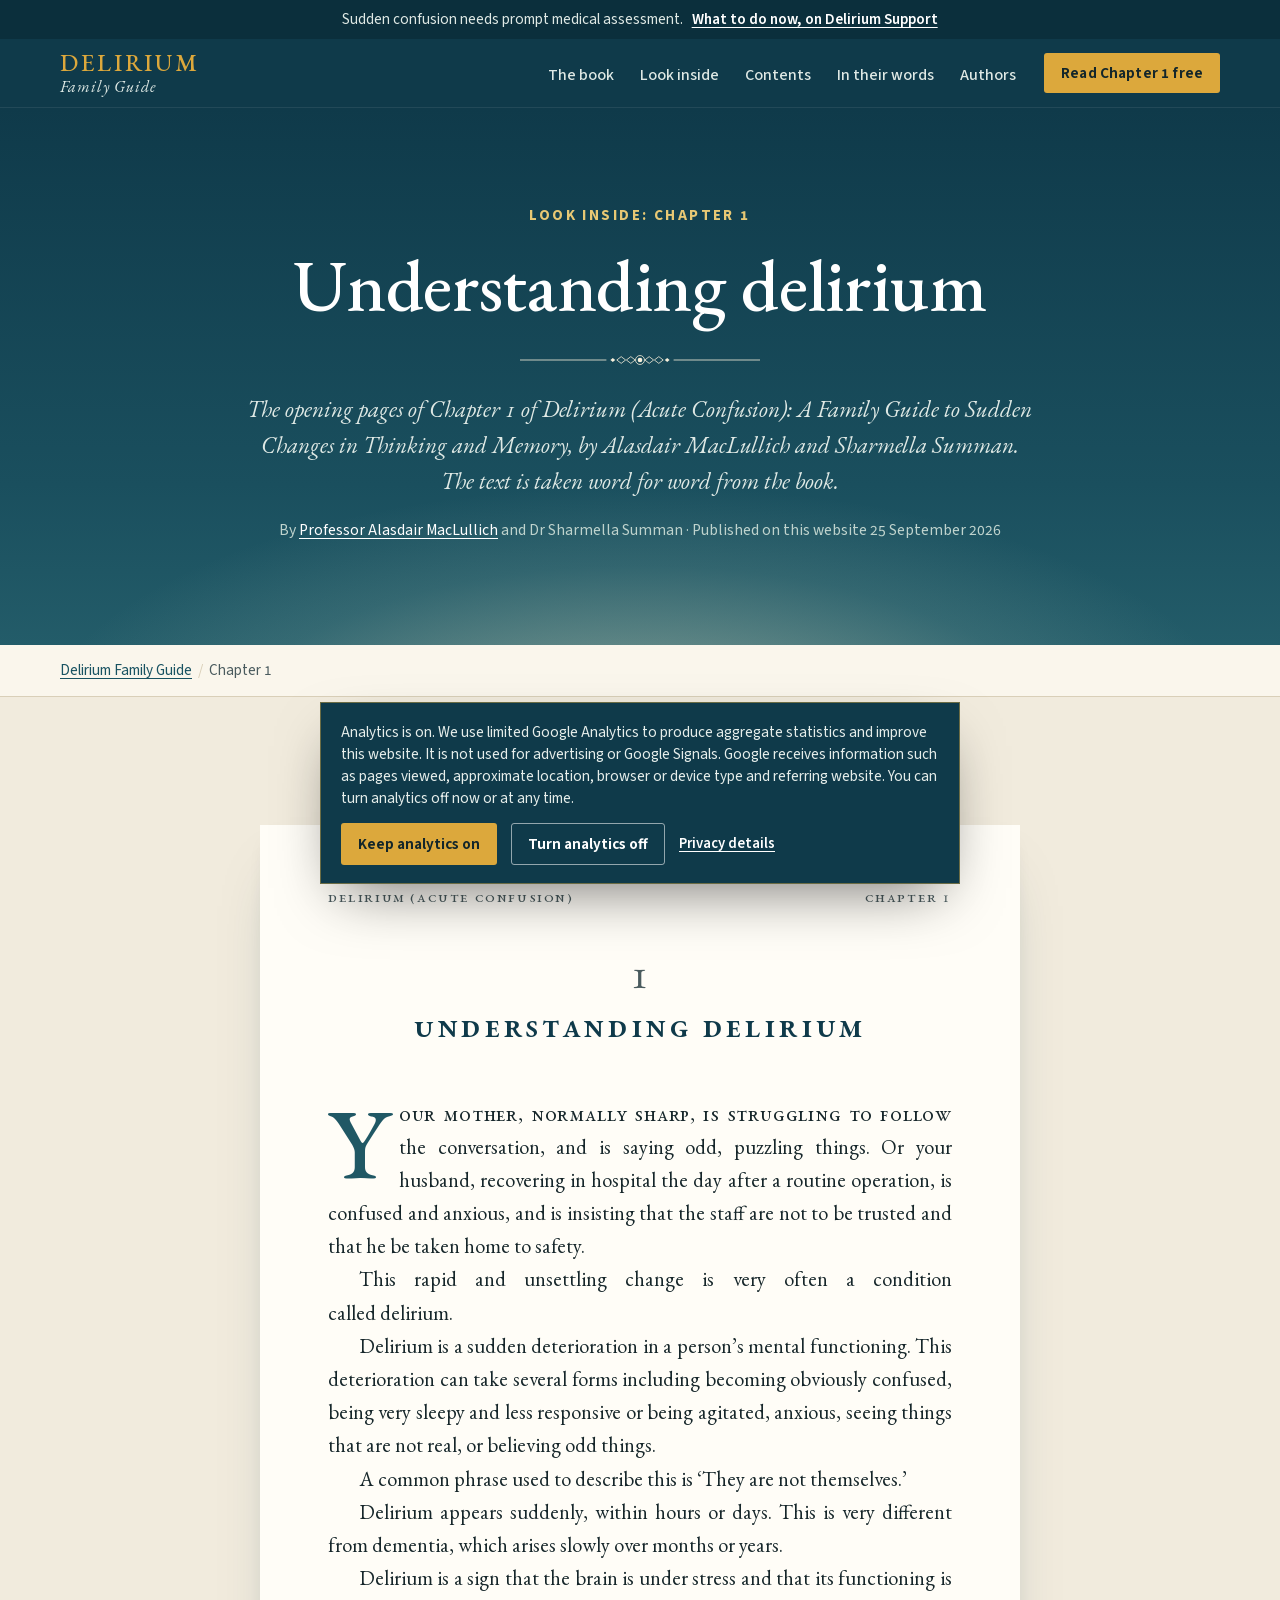
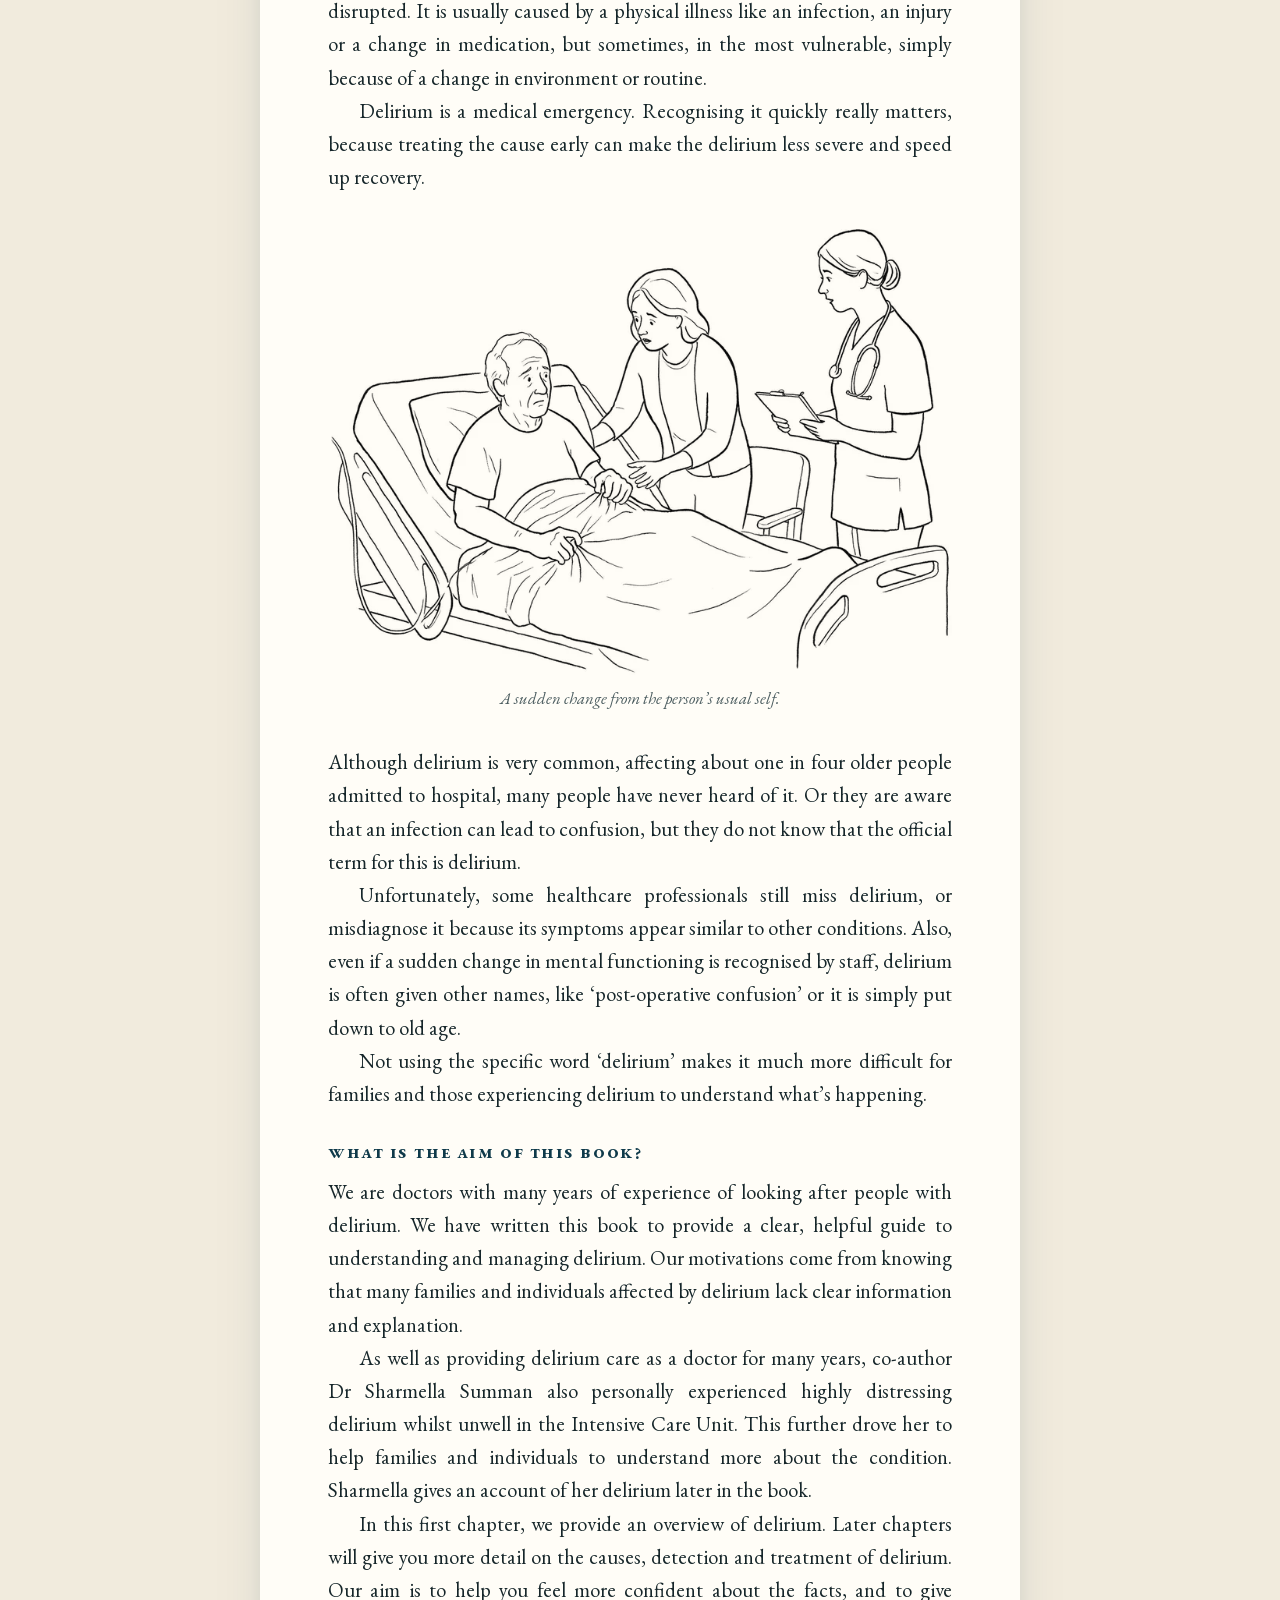
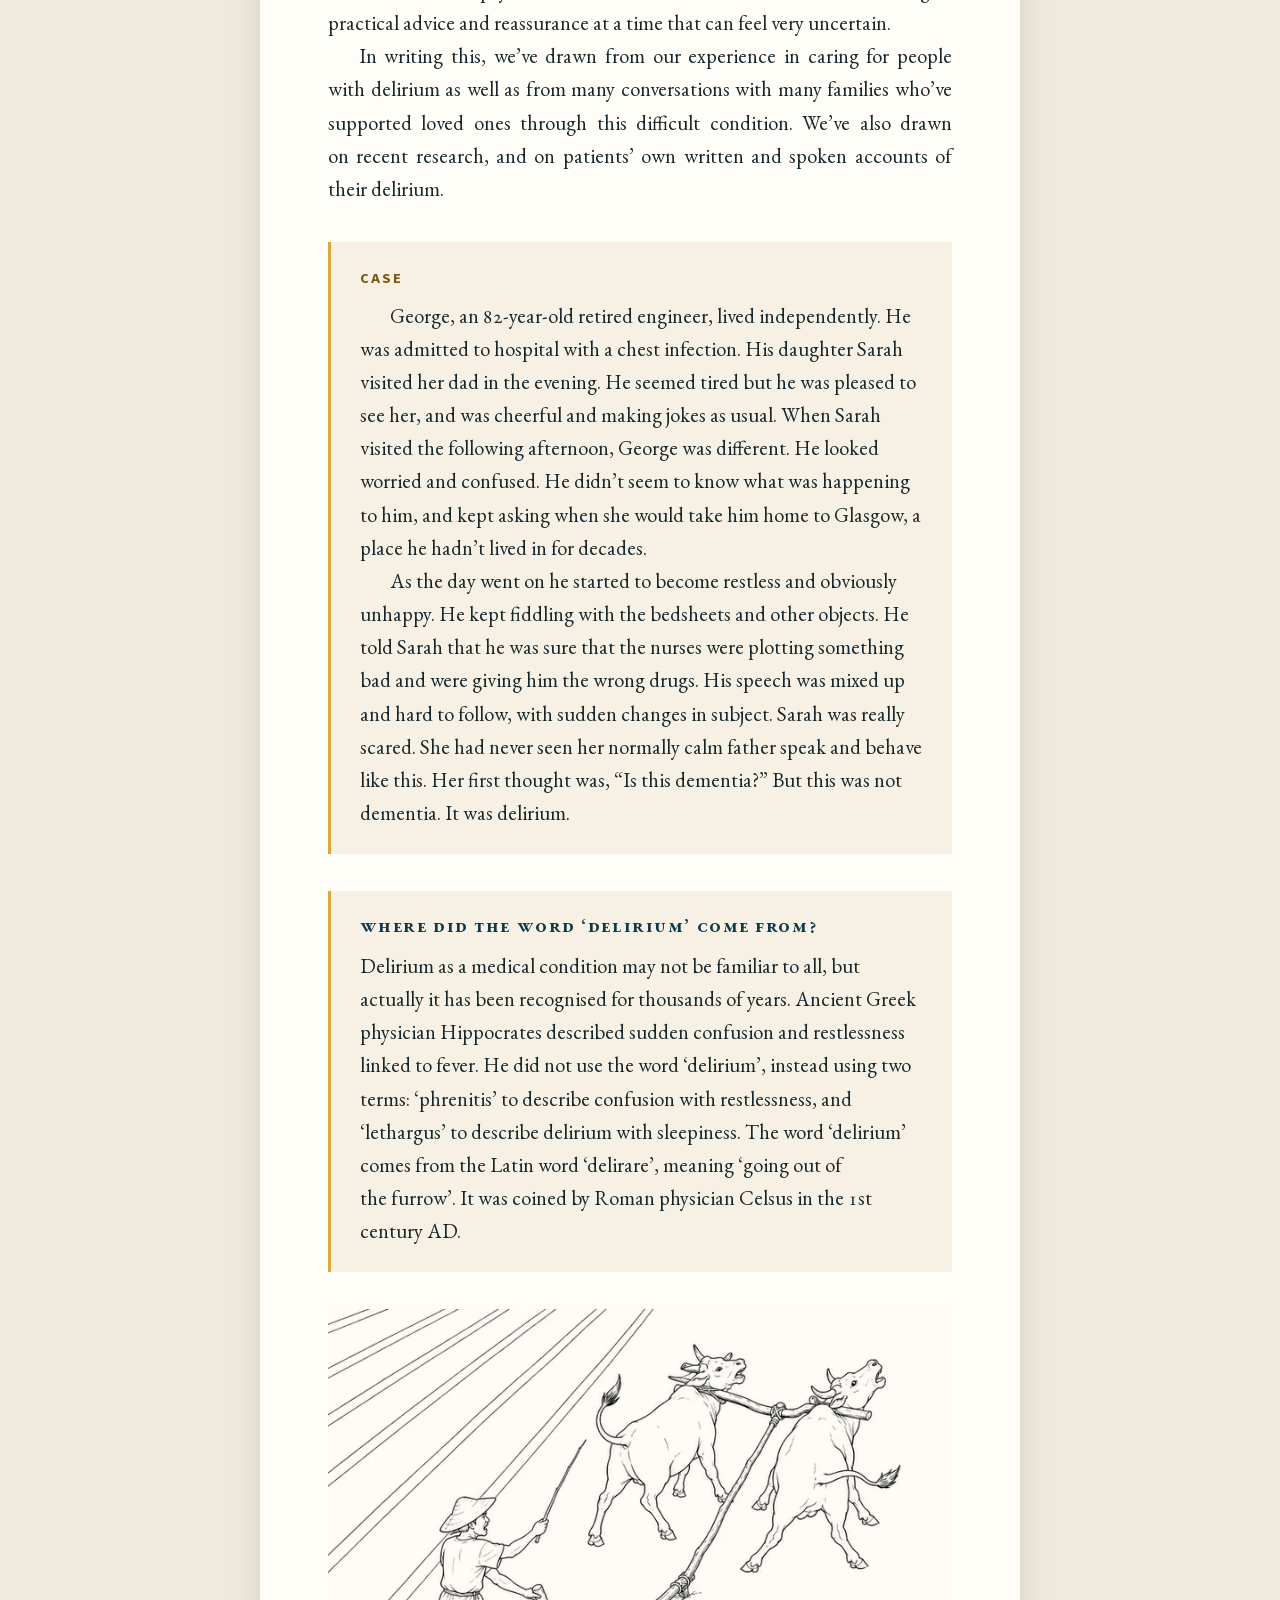
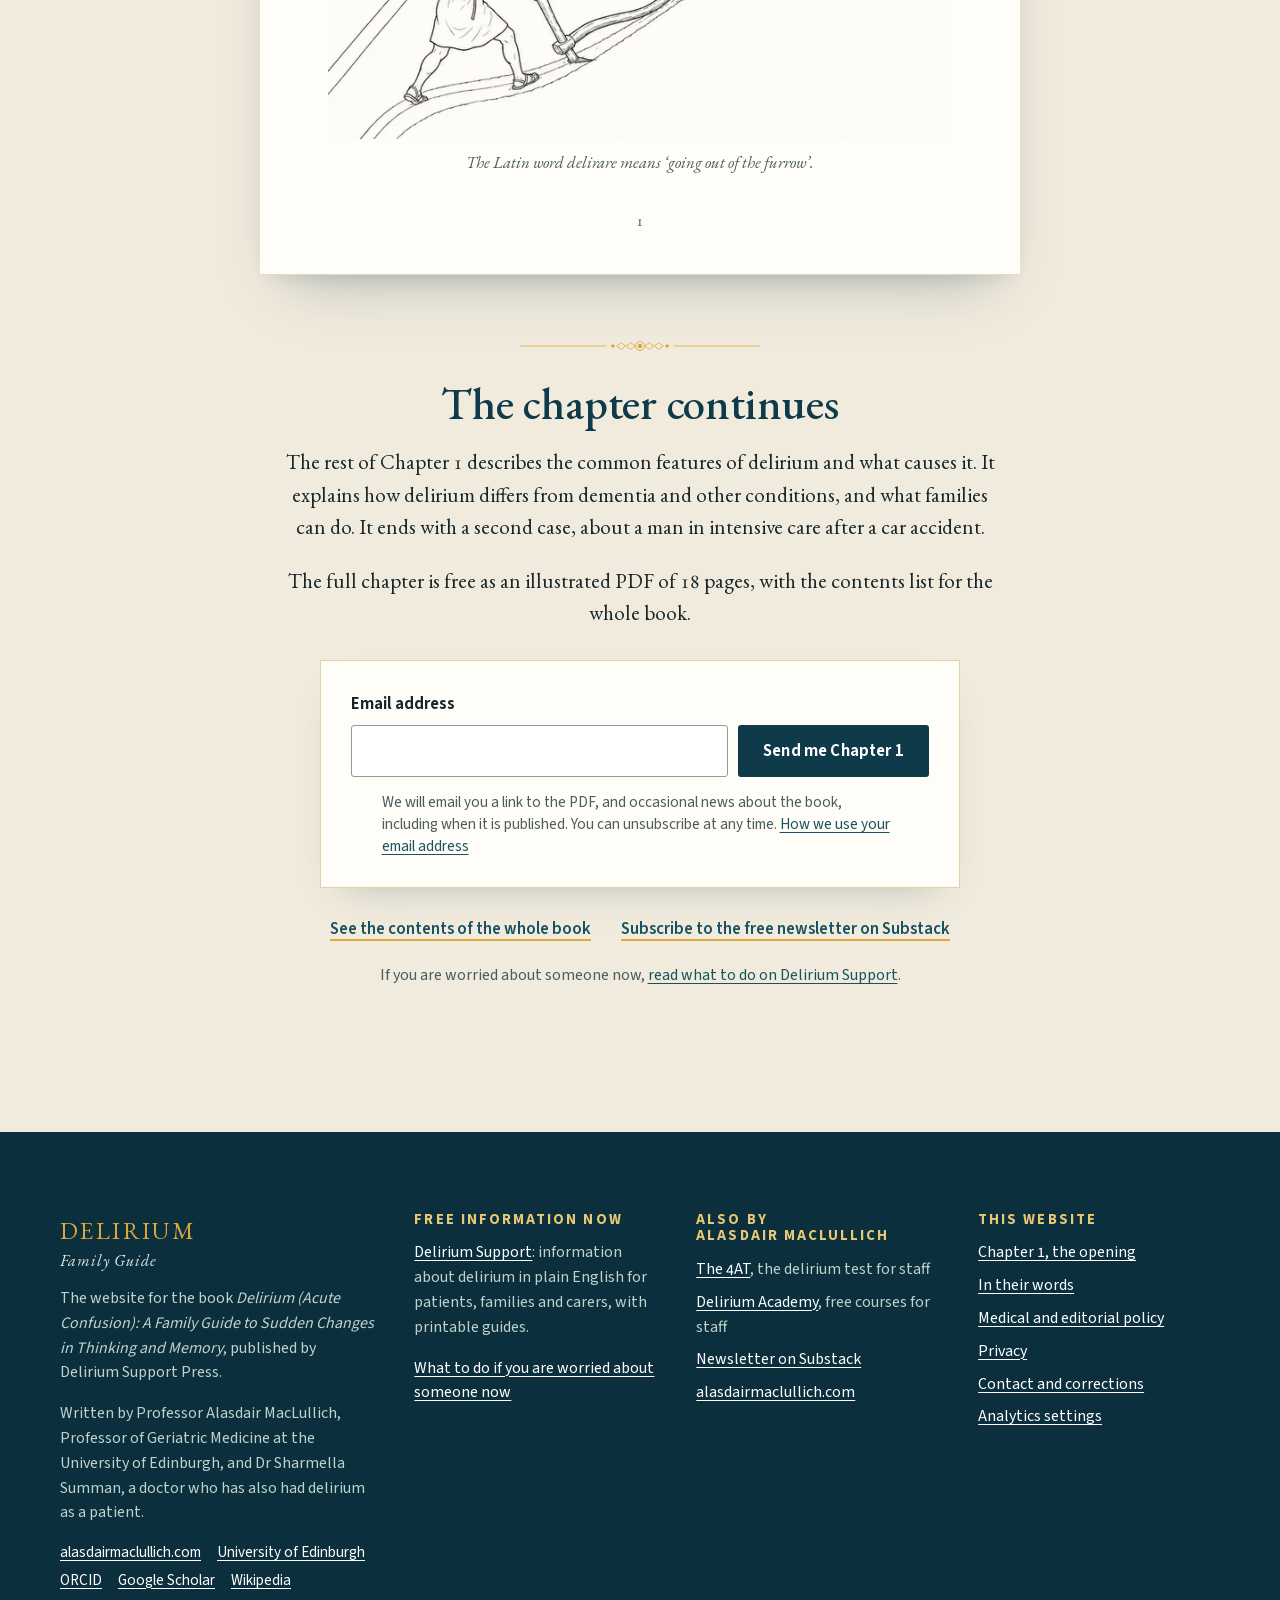
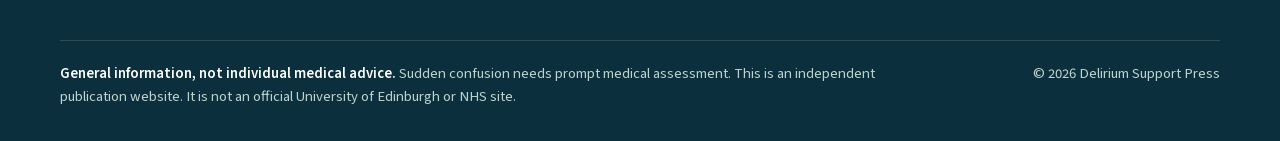
<file: chapter-1/index.html>
<!DOCTYPE html>
<html lang="en-GB">
<head>
  <meta charset="utf-8">
  <meta name="viewport" content="width=device-width, initial-scale=1">
  <title>Understanding delirium: read the opening of Chapter 1 | Delirium Family Guide</title>
  <meta name="description" content="Read the opening of Chapter 1 of Delirium (Acute Confusion): A Family Guide. What delirium is, how it differs from dementia, and why the name is important.">
  <meta name="author" content="Professor Alasdair MacLullich and Dr Sharmella Summan">
  <meta name="robots" content="index,follow,max-image-preview:large,max-snippet:-1,max-video-preview:-1">
  <meta name="theme-color" content="#0f3a4a">
  <link rel="canonical" href="https://deliriumfamilyguide.com/chapter-1/">
  <link rel="icon" href="/favicon.svg" type="image/svg+xml">
  <link rel="icon" href="/favicon.ico" sizes="32x32">
  <link rel="apple-touch-icon" href="/apple-touch-icon.png">
  <link rel="preload" href="/assets/fonts/eb-garamond-roman.woff2" as="font" type="font/woff2" crossorigin>
  <link rel="preload" href="/assets/fonts/eb-garamond-italic.woff2" as="font" type="font/woff2" crossorigin>
  <meta property="og:type" content="article">
  <meta property="og:locale" content="en_GB">
  <meta property="og:site_name" content="Delirium Family Guide">
  <meta property="og:title" content="Understanding delirium: read the opening of Chapter 1">
  <meta property="og:description" content="Read the opening of Chapter 1 of Delirium (Acute Confusion): A Family Guide. What delirium is, how it differs from dementia, and why the name is important.">
  <meta property="og:url" content="https://deliriumfamilyguide.com/chapter-1/">
  <meta property="og:image" content="https://deliriumfamilyguide.com/assets/og/og-chapter-1.jpg">
  <meta property="og:image:type" content="image/jpeg">
  <meta property="og:image:width" content="1200">
  <meta property="og:image:height" content="630">
  <meta property="og:image:alt" content="The opening page of Chapter 1, Understanding delirium, with a large initial letter Y">
  <meta name="twitter:card" content="summary_large_image">
  <meta name="twitter:title" content="Understanding delirium: read the opening of Chapter 1">
  <meta name="twitter:description" content="Read the opening of Chapter 1 of Delirium (Acute Confusion): A Family Guide. What delirium is, how it differs from dementia, and why the name is important.">
  <meta name="twitter:image" content="https://deliriumfamilyguide.com/assets/og/og-chapter-1.jpg">
  <meta name="twitter:image:alt" content="The opening page of Chapter 1, Understanding delirium, with a large initial letter Y">
  <link rel="stylesheet" href="/styles.css?v=20260925">
  <script src="/analytics-consent.js?v=20260925" defer></script>
  <script src="/signup.js?v=20260925" defer></script>
  <script type="application/ld+json">
{
  "@context": "https://schema.org",
  "@graph": [
    {
      "@type": "WebPage",
      "@id": "https://deliriumfamilyguide.com/chapter-1/#webpage",
      "url": "https://deliriumfamilyguide.com/chapter-1/",
      "name": "Understanding delirium: the opening of Chapter 1",
      "description": "The opening pages of Chapter 1 of Delirium (Acute Confusion): A Family Guide, word for word from the book.",
      "inLanguage": "en-GB",
      "isPartOf": {
        "@id": "https://deliriumfamilyguide.com/#website"
      },
      "mainEntity": {
        "@id": "https://deliriumfamilyguide.com/chapter-1/#chapter"
      },
      "breadcrumb": {
        "@id": "https://deliriumfamilyguide.com/chapter-1/#breadcrumb"
      },
      "author": [
        {
          "@id": "https://www.alasdairmaclullich.com/#person"
        },
        {
          "@id": "https://deliriumfamilyguide.com/#sharmella-summan"
        }
      ],
      "accountablePerson": {
        "@id": "https://www.alasdairmaclullich.com/#person"
      },
      "datePublished": "2026-09-25",
      "dateModified": "2026-09-25"
    },
    {
      "@type": "Chapter",
      "@id": "https://deliriumfamilyguide.com/chapter-1/#chapter",
      "name": "Understanding delirium",
      "position": 1,
      "url": "https://deliriumfamilyguide.com/chapter-1/",
      "isPartOf": {
        "@id": "https://deliriumfamilyguide.com/#book"
      },
      "author": [
        {
          "@id": "https://www.alasdairmaclullich.com/#person"
        },
        {
          "@id": "https://deliriumfamilyguide.com/#sharmella-summan"
        }
      ],
      "inLanguage": "en-GB",
      "abstract": "Delirium is a sudden deterioration in a person's mental functioning. It appears within hours or days, unlike dementia, which arises slowly over months or years. It is usually caused by a physical illness, an injury or a change in medication, and it is a medical emergency."
    },
    {
      "@type": "BreadcrumbList",
      "@id": "https://deliriumfamilyguide.com/chapter-1/#breadcrumb",
      "itemListElement": [
        {
          "@type": "ListItem",
          "position": 1,
          "name": "Delirium Family Guide",
          "item": "https://deliriumfamilyguide.com/"
        },
        {
          "@type": "ListItem",
          "position": 2,
          "name": "Chapter 1",
          "item": "https://deliriumfamilyguide.com/chapter-1/"
        }
      ]
    },
    {
      "@type": "WebSite",
      "@id": "https://deliriumfamilyguide.com/#website",
      "url": "https://deliriumfamilyguide.com/",
      "name": "Delirium Family Guide",
      "inLanguage": "en-GB",
      "publisher": {
        "@id": "https://deliriumfamilyguide.com/#publisher"
      }
    },
    {
      "@type": "Book",
      "@id": "https://deliriumfamilyguide.com/#book",
      "name": "Delirium (Acute Confusion): A Family Guide to Sudden Changes in Thinking and Memory",
      "url": "https://deliriumfamilyguide.com/",
      "author": [
        {
          "@id": "https://www.alasdairmaclullich.com/#person"
        },
        {
          "@id": "https://deliriumfamilyguide.com/#sharmella-summan"
        }
      ],
      "publisher": {
        "@id": "https://deliriumfamilyguide.com/#publisher"
      },
      "inLanguage": "en-GB"
    },
    {
      "@type": "Person",
      "@id": "https://www.alasdairmaclullich.com/#person",
      "name": "Alasdair MacLullich",
      "alternateName": "Alasdair M. J. MacLullich",
      "honorificPrefix": "Professor",
      "givenName": "Alasdair",
      "familyName": "MacLullich",
      "jobTitle": "Professor of Geriatric Medicine",
      "description": "Professor of Geriatric Medicine at the University of Edinburgh and consultant physician at the Royal Infirmary of Edinburgh. He created the 4AT, a delirium test used in hospitals worldwide, co-founded the European Delirium Association, co-chaired the Scottish national guideline on delirium (SIGN 157, 2019) and is Editor-in-Chief of the journal Delirium.",
      "url": "https://www.alasdairmaclullich.com/",
      "image": "https://www.alasdairmaclullich.com/assets/alasdair-maclullich.jpg",
      "identifier": {
        "@type": "PropertyValue",
        "propertyID": "ORCID",
        "value": "0000-0003-3159-9370",
        "url": "https://orcid.org/0000-0003-3159-9370"
      },
      "worksFor": {
        "@type": "CollegeOrUniversity",
        "name": "The University of Edinburgh",
        "url": "https://www.ed.ac.uk/",
        "sameAs": "https://www.wikidata.org/wiki/Q160302"
      },
      "hasOccupation": {
        "@type": "Occupation",
        "name": "Geriatrician"
      },
      "knowsAbout": [
        "Delirium",
        "Geriatric medicine",
        "Delirium assessment",
        "The 4AT",
        "Dementia"
      ],
      "sameAs": [
        "https://www.alasdairmaclullich.com/",
        "https://orcid.org/0000-0003-3159-9370",
        "https://edwebprofiles.ed.ac.uk/profile/alasdair-maclullich",
        "https://www.research.ed.ac.uk/en/persons/alasdair-maclullich/",
        "https://scholar.google.com/citations?user=MXvw7UIAAAAJ&hl=en",
        "https://www.scopus.com/authid/detail.uri?authorId=6603279159",
        "https://openalex.org/A5066168427",
        "https://isni.org/isni/0000000436806321",
        "https://id.loc.gov/authorities/names/n2014188024",
        "https://www.wikidata.org/wiki/Q48288045",
        "https://en.wikipedia.org/wiki/Alasdair_MacLullich",
        "https://www.linkedin.com/in/amaclullich/",
        "https://x.com/A_MacLullich",
        "https://bsky.app/profile/amaclullich.bsky.social",
        "https://substack.com/@alasdairmaclullich"
      ]
    },
    {
      "@type": "Person",
      "@id": "https://deliriumfamilyguide.com/#sharmella-summan",
      "name": "Sharmella Summan",
      "honorificPrefix": "Dr",
      "jobTitle": "Doctor",
      "description": "A doctor who has worked in hospitals and general practice and now works in a hospice. She has cared for many people with delirium and has experienced delirium herself as a patient.",
      "knowsAbout": [
        "Delirium"
      ]
    },
    {
      "@type": "Organization",
      "@id": "https://deliriumfamilyguide.com/#publisher",
      "name": "Delirium Support Press",
      "url": "https://deliriumfamilyguide.com/",
      "email": "alasdair@the4at.com",
      "publishingPrinciples": "https://deliriumfamilyguide.com/editorial.html"
    }
  ]
}
  </script>
</head>
<body class="inner chapter-page">
  <a class="skip-link" href="#main">Skip to the main content</a>

  <aside class="alert-bar" aria-label="Urgent help">
    <p><span>Sudden confusion needs prompt medical assessment.</span> <a href="https://deliriumsupport.com/get-help-now/">What to do now, on Delirium Support</a></p>
  </aside>

  <header class="site-header">
    <div class="wrap header-inner">
      <a class="wordmark" href="/" aria-label="Delirium Family Guide, home">
        <span class="wordmark-main">Delirium</span>
        <span class="wordmark-sub">Family Guide</span>
      </a>
      <nav class="nav-main" aria-label="Main">
        <ul>
          <li><a href="/#book">The book</a></li>
          <li><a href="/chapter-1/" aria-current="page">Look inside</a></li>
          <li><a href="/#contents">Contents</a></li>
          <li><a href="/voices/">In their words</a></li>
          <li><a href="/#authors">Authors</a></li>
        </ul>
      </nav>
      <a class="btn btn-gold btn-small header-cta" href="/#free-chapter">Read Chapter 1 free</a>
      <details class="nav-menu">
        <summary><span class="menu-icon" aria-hidden="true"></span><span class="menu-label">Menu</span></summary>
        <nav aria-label="Main, small screens">
          <ul>
            <li><a href="/#book">The book</a></li>
            <li><a href="/chapter-1/" aria-current="page">Look inside: Chapter 1</a></li>
            <li><a href="/#contents">Contents</a></li>
            <li><a href="/voices/">In their words</a></li>
            <li><a href="/#authors">Authors</a></li>
            <li><a href="/#newsletter">Newsletter</a></li>
            <li><a href="/#free-chapter">Read Chapter 1 free</a></li>
          </ul>
        </nav>
      </details>
    </div>
  </header>

  <main id="main" tabindex="-1">
    <section class="page-hero" aria-labelledby="page-title">
      <div class="wrap page-hero-inner">
        <p class="eyebrow">Look inside: Chapter 1</p>
        <h1 id="page-title">Understanding delirium</h1>
        <svg class="ornament" viewBox="0 0 300 20" aria-hidden="true" focusable="false"><use href="#ornament"></use></svg>
        <p class="standfirst">The opening pages of Chapter 1 of <cite>Delirium (Acute Confusion): A Family Guide to Sudden Changes in Thinking and Memory</cite>, by Alasdair MacLullich and Sharmella Summan. The text is taken word for word from the book.</p>
        <p class="byline">By <a href="https://www.alasdairmaclullich.com/" rel="author">Professor Alasdair MacLullich</a> and Dr Sharmella Summan &middot; Published on this website <time datetime="2026-09-25">25 September 2026</time></p>
      </div>
    </section>

    <nav class="breadcrumb" aria-label="Breadcrumb">
      <div class="wrap">
        <ol>
          <li><a href="/">Delirium Family Guide</a></li>
          <li><span aria-current="page">Chapter 1</span></li>
        </ol>
      </div>
    </nav>

    <section class="section chapter" aria-label="Chapter 1 excerpt">
      <div class="wrap">
        <article class="book-page">
          <p class="page-runner"><span>Delirium (Acute Confusion)</span><span>Chapter 1</span></p>
          <header class="chapter-open">
            <p class="chapter-number">1</p>
            <h2>Understanding delirium</h2>
          </header>
          <div class="page-text">
            <p class="dropcap">Your mother, normally sharp, is struggling to follow the conversation, and is saying odd, puzzling things. Or your husband, recovering in hospital the day after a routine operation, is confused and anxious, and is insisting that the staff are not to be trusted and that he be taken home to safety.</p>
            <p>This rapid and unsettling change is very often a condition called delirium.</p>
            <p>Delirium is a sudden deterioration in a person&rsquo;s mental functioning. This deterioration can take several forms including becoming obviously confused, being very sleepy and less responsive or being agitated, anxious, seeing things that are not real, or believing odd things.</p>
            <p>A common phrase used to describe this is &lsquo;They are not themselves.&rsquo;</p>
            <p>Delirium appears suddenly, within hours or days. This is very different from dementia, which arises slowly over months or years.</p>
            <p>Delirium is a sign that the brain is under stress and that its functioning is disrupted. It is usually caused by a physical illness like an infection, an injury or a change in medication, but sometimes, in the most vulnerable, simply because of a change in environment or routine.</p>
            <p>Delirium is a medical emergency. Recognising it quickly really matters, because treating the cause early can make the delirium less severe and speed up recovery.</p>
            <figure class="page-figure">
              <picture>
                <source srcset="/assets/img/bed-800.webp 800w, /assets/img/bed-1200.webp 1200w" sizes="(min-width: 800px) 620px, 88vw" type="image/webp">
                <img src="/assets/img/bed-800.webp" width="800" height="576" alt="Line drawing of an older man in a hospital bed gripping the sheets and looking worried, with his daughter and a nurse beside him" loading="lazy" decoding="async">
              </picture>
              <figcaption>A sudden change from the person&rsquo;s usual self.</figcaption>
            </figure>
            <p>Although delirium is very common, affecting about one in four older people admitted to hospital, many people have never heard of it. Or they are aware that an infection can lead to confusion, but they do not know that the official term for this is delirium.</p>
            <p>Unfortunately, some healthcare professionals still miss delirium, or misdiagnose it because its symptoms appear similar to other conditions. Also, even if a sudden change in mental functioning is recognised by staff, delirium is often given other names, like &lsquo;post-operative confusion&rsquo; or it is simply put down to old age.</p>
            <p>Not using the specific word &lsquo;delirium&rsquo; makes it much more difficult for families and those experiencing delirium to understand what&rsquo;s happening.</p>

            <h3>What is the aim of this book?</h3>
            <p>We are doctors with many years of experience of looking after people with delirium. We have written this book to provide a clear, helpful guide to understanding and managing delirium. Our motivations come from knowing that many families and individuals affected by delirium lack clear information and explanation.</p>
            <p>As well as providing delirium care as a doctor for many years, co-author Dr Sharmella Summan also personally experienced highly distressing delirium whilst unwell in the Intensive Care Unit. This further drove her to help families and individuals to understand more about the condition. Sharmella gives an account of her delirium later in the book.</p>
            <p>In this first chapter, we provide an overview of delirium. Later chapters will give you more detail on the causes, detection and treatment of delirium. Our aim is to help you feel more confident about the facts, and to give practical advice and reassurance at a time that can feel very uncertain.</p>
            <p>In writing this, we&rsquo;ve drawn from our experience in caring for people with delirium as well as from many conversations with many families who&rsquo;ve supported loved ones through this difficult condition. We&rsquo;ve also drawn on recent research, and on patients&rsquo; own written and spoken accounts of their delirium.</p>

            <aside class="page-box" aria-label="Case: George">
              <p class="box-label">Case</p>
              <p>George, an 82-year-old retired engineer, lived independently. He was admitted to hospital with a chest infection. His daughter Sarah visited her dad in the evening. He seemed tired but he was pleased to see her, and was cheerful and making jokes as usual. When Sarah visited the following afternoon, George was different. He looked worried and confused. He didn&rsquo;t seem to know what was happening to him, and kept asking when she would take him home to Glasgow, a place he hadn&rsquo;t lived in for decades.</p>
              <p>As the day went on he started to become restless and obviously unhappy. He kept fiddling with the bedsheets and other objects. He told Sarah that he was sure that the nurses were plotting something bad and were giving him the wrong drugs. His speech was mixed up and hard to follow, with sudden changes in subject. Sarah was really scared. She had never seen her normally calm father speak and behave like this. Her first thought was, &ldquo;Is this dementia?&rdquo; But this was not dementia. It was delirium.</p>
            </aside>

            <aside class="page-box" aria-labelledby="word-origin">
              <h3 id="word-origin">Where did the word &lsquo;delirium&rsquo; come from?</h3>
              <p>Delirium as a medical condition may not be familiar to all, but actually it has been recognised for thousands of years. Ancient Greek physician Hippocrates described sudden confusion and restlessness linked to fever. He did not use the word &lsquo;delirium&rsquo;, instead using two terms: &lsquo;phrenitis&rsquo; to describe confusion with restlessness, and &lsquo;lethargus&rsquo; to describe delirium with sleepiness. The word &lsquo;delirium&rsquo; comes from the Latin word &lsquo;delirare&rsquo;, meaning &lsquo;going out of the furrow&rsquo;. It was coined by Roman physician Celsus in the 1st century AD.</p>
            </aside>
            <figure class="page-figure">
              <picture>
                <source srcset="/assets/img/furrow-700.webp 700w, /assets/img/furrow-1000.webp 1000w" sizes="(min-width: 800px) 560px, 88vw" type="image/webp">
                <img src="/assets/img/furrow-700.webp" width="700" height="483" alt="Line drawing of a Roman farmer with a plough pulled by two oxen, turning away from the straight furrows" loading="lazy" decoding="async">
              </picture>
              <figcaption>The Latin word delirare means &lsquo;going out of the furrow&rsquo;.</figcaption>
            </figure>
          </div>
          <p class="page-folio" aria-hidden="true">1</p>
        </article>

        <div class="chapter-continues" id="free-chapter">
          <svg class="ornament ornament-ink" viewBox="0 0 300 20" aria-hidden="true" focusable="false"><use href="#ornament"></use></svg>
          <h2 class="continues-title">The chapter continues</h2>
          <p>The rest of Chapter 1 describes the common features of delirium and what causes it. It explains how delirium differs from dementia and other conditions, and what families can do. It ends with a second case, about a man in intensive care after a car accident.</p>
          <p>The full chapter is free as an illustrated PDF of 18 pages, with the contents list for the whole book.</p>
          <div class="signup-card chapter-signup">
            <p class="signup-fallback" id="signup-fallback">If the form is unavailable, <a href="mailto:alasdair@the4at.com?subject=Chapter%201%20request">email us to request Chapter 1</a>.</p>
            <form hidden class="signup-form" id="chapter-signup" action="https://assets.mailerlite.com/jsonp/1670382/forms/160368539465679921/subscribe" method="post" novalidate>
              <label for="signup-email">Email address</label>
              <div class="signup-row">
                <input id="signup-email" name="fields[email]" type="email" autocomplete="email" inputmode="email" autocapitalize="none" spellcheck="false" aria-describedby="signup-note signup-message" required>
                <input type="hidden" name="ml-submit" value="1">
                <input type="hidden" name="anticsrf" value="true">
                <button class="btn btn-ink" type="submit">Send me Chapter 1</button>
              </div>
              <p class="signup-note" id="signup-note">We will email you a link to the PDF, and occasional news about the book, including when it is published. You can unsubscribe at any time. <a href="/privacy.html#email-updates">How we use your email address</a></p>
              <p class="signup-message" id="signup-message" role="status" aria-live="polite" aria-atomic="true"></p>
            </form>
            <p class="signup-next">Also free: Alasdair MacLullich&rsquo;s newsletter on Substack, <a href="https://alasdairmaclullich.substack.com/subscribe">Delirium, dementia and better care</a>. Usually one email a week.</p>
          </div>
          <p class="chapter-links">
            <a class="link-more" href="/#contents">See the contents of the whole book</a>
            <a class="link-more" href="https://alasdairmaclullich.substack.com/subscribe">Subscribe to the free newsletter on Substack</a>
          </p>
          <p class="chapter-urgent">If you are worried about someone now, <a href="https://deliriumsupport.com/get-help-now/">read what to do on Delirium Support</a>.</p>
        </div>
      </div>
    </section>
  </main>

  <footer class="site-footer">
    <div class="wrap footer-grid">
      <section class="footer-about" aria-labelledby="footer-about-title">
        <p class="footer-mark" id="footer-about-title">Delirium <span>Family Guide</span></p>
        <p>The website for the book <cite>Delirium (Acute Confusion): A Family Guide to Sudden Changes in Thinking and Memory</cite>, published by Delirium Support Press.</p>
        <p>Written by Professor Alasdair MacLullich, Professor of Geriatric Medicine at the University of Edinburgh, and Dr Sharmella Summan, a doctor who has also had delirium as a patient.</p>
        <ul class="footer-profiles">
          <li><a href="https://www.alasdairmaclullich.com/" rel="author">alasdairmaclullich.com</a></li>
          <li><a href="https://edwebprofiles.ed.ac.uk/profile/alasdair-maclullich">University of Edinburgh</a></li>
          <li><a href="https://orcid.org/0000-0003-3159-9370">ORCID</a></li>
          <li><a href="https://scholar.google.com/citations?user=MXvw7UIAAAAJ&amp;hl=en">Google Scholar</a></li>
          <li><a href="https://en.wikipedia.org/wiki/Alasdair_MacLullich">Wikipedia</a></li>
        </ul>
      </section>
      <section aria-labelledby="footer-now-title">
        <h2 class="footer-heading" id="footer-now-title">Free information now</h2>
        <p><a href="https://deliriumsupport.com/">Delirium Support</a>: information about delirium in plain English for patients, families and carers, with printable guides.</p>
        <p><a href="https://deliriumsupport.com/get-help-now/">What to do if you are worried about someone now</a></p>
      </section>
      <nav aria-labelledby="footer-more-title">
        <h2 class="footer-heading" id="footer-more-title">Also by Alasdair MacLullich</h2>
        <ul class="footer-links">
          <li><a href="https://www.the4at.com/">The 4AT</a>, the delirium test for staff</li>
          <li><a href="https://deliriumacademy.com/">Delirium Academy</a>, free courses for staff</li>
          <li><a href="https://alasdairmaclullich.substack.com/">Newsletter on Substack</a></li>
          <li><a href="https://www.alasdairmaclullich.com/">alasdairmaclullich.com</a></li>
        </ul>
      </nav>
      <nav aria-labelledby="footer-site-title">
        <h2 class="footer-heading" id="footer-site-title">This website</h2>
        <ul class="footer-links">
          <li><a href="/chapter-1/">Chapter 1, the opening</a></li>
          <li><a href="/voices/">In their words</a></li>
          <li><a href="/editorial.html">Medical and editorial policy</a></li>
          <li><a href="/privacy.html">Privacy</a></li>
          <li><a href="mailto:alasdair@the4at.com">Contact and corrections</a></li>
          <li><button class="analytics-settings-trigger" type="button" data-analytics-settings>Analytics settings</button></li>
        </ul>
      </nav>
    </div>
    <div class="wrap footer-base">
      <p><strong>General information, not individual medical advice.</strong> Sudden confusion needs prompt medical assessment. This is an independent publication website. It is not an official University of Edinburgh or NHS site.</p>
      <p>&copy; 2026 Delirium Support Press</p>
    </div>
  </footer>

  <svg class="svg-defs" aria-hidden="true" focusable="false" width="0" height="0">
    <symbol id="ornament" viewBox="0 0 300 20">
      <path d="M0 10H108M192 10H300" fill="none" stroke="currentColor" stroke-width="1"/>
      <path d="M113 10l3-2.6 3 2.6-3 2.6z" fill="currentColor"/>
      <path d="M121 10l5.5-4.2 5.5 4.2-5.5 4.2zM133 10l5.5-4.2 5.5 4.2-5.5 4.2zM156 10l5.5-4.2 5.5 4.2-5.5 4.2zM168 10l5.5-4.2 5.5 4.2-5.5 4.2z" fill="none" stroke="currentColor" stroke-width="1"/>
      <circle cx="150" cy="10" r="5.6" fill="none" stroke="currentColor" stroke-width="1"/>
      <circle cx="150" cy="10" r="2.9" fill="currentColor"/>
      <path d="M181 10l3-2.6 3 2.6-3 2.6z" fill="currentColor"/>
    </symbol>
  </svg>
</body>
</html>
</file>
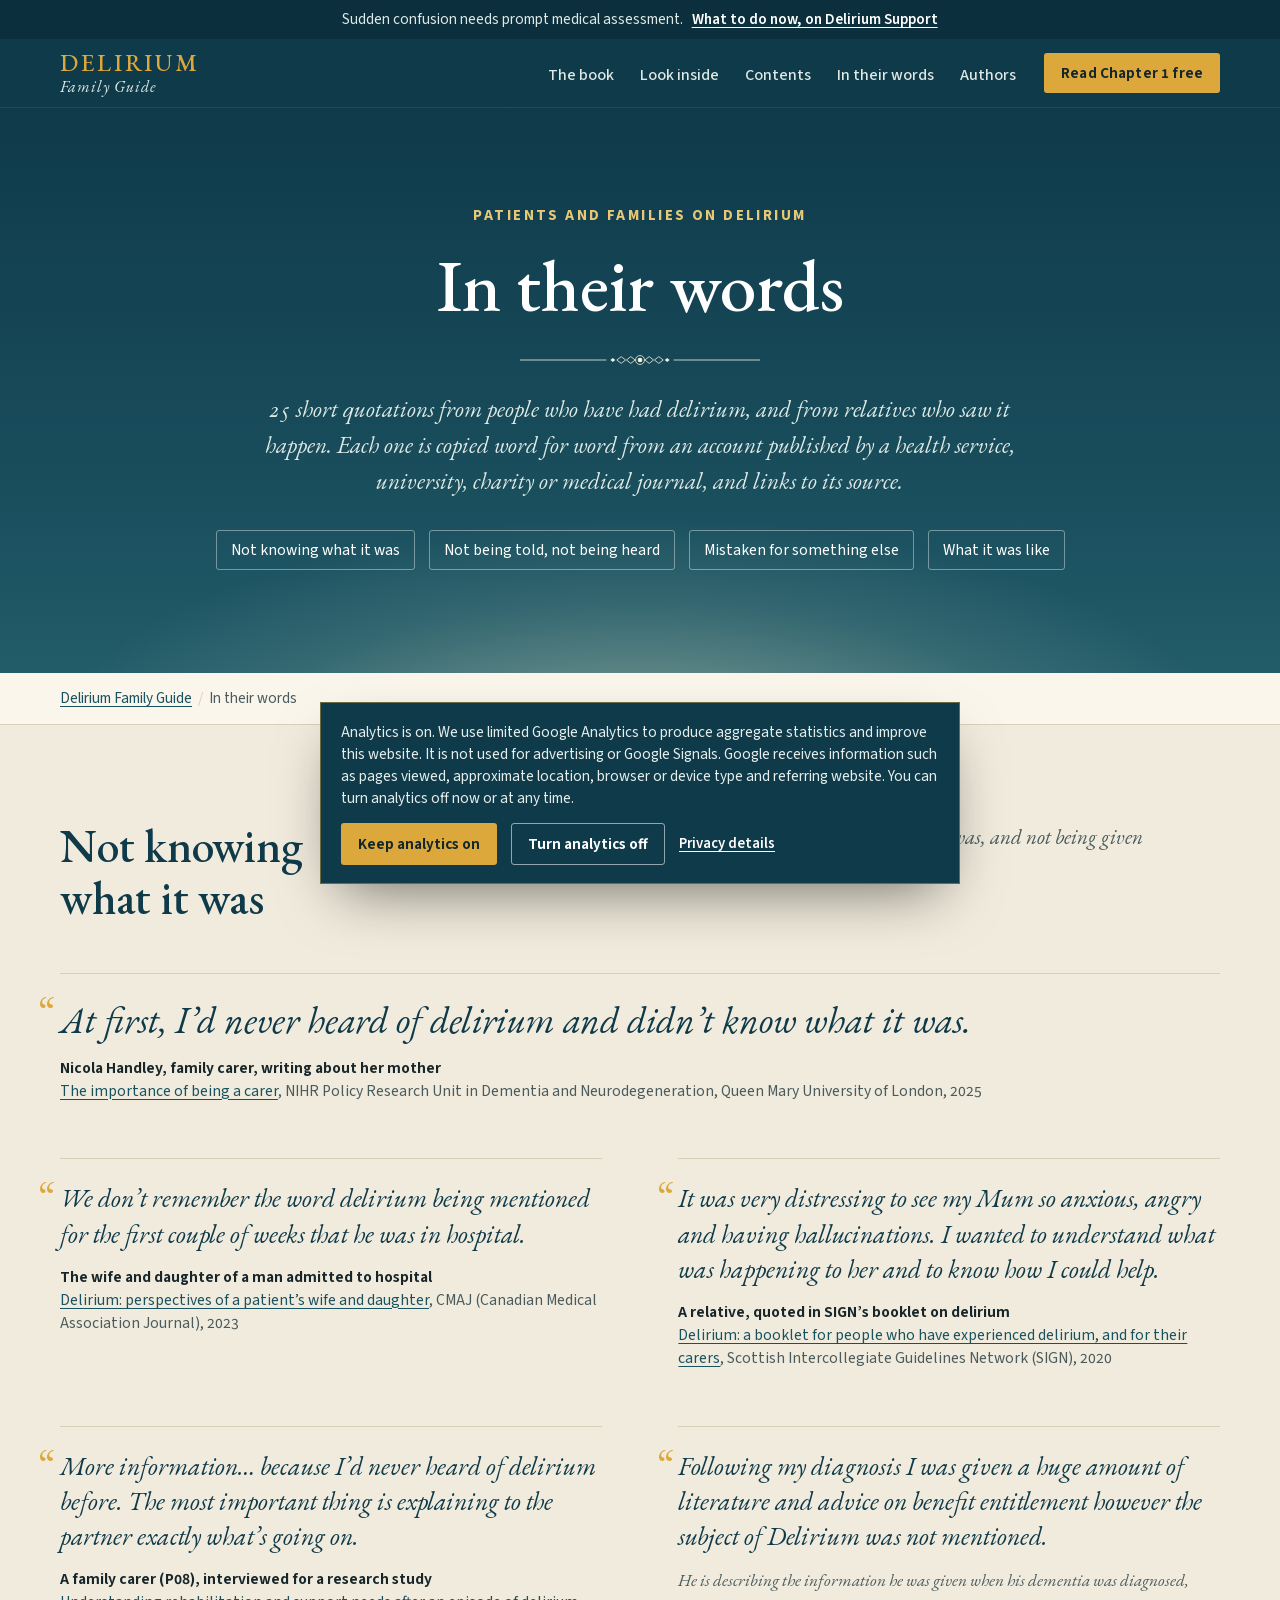
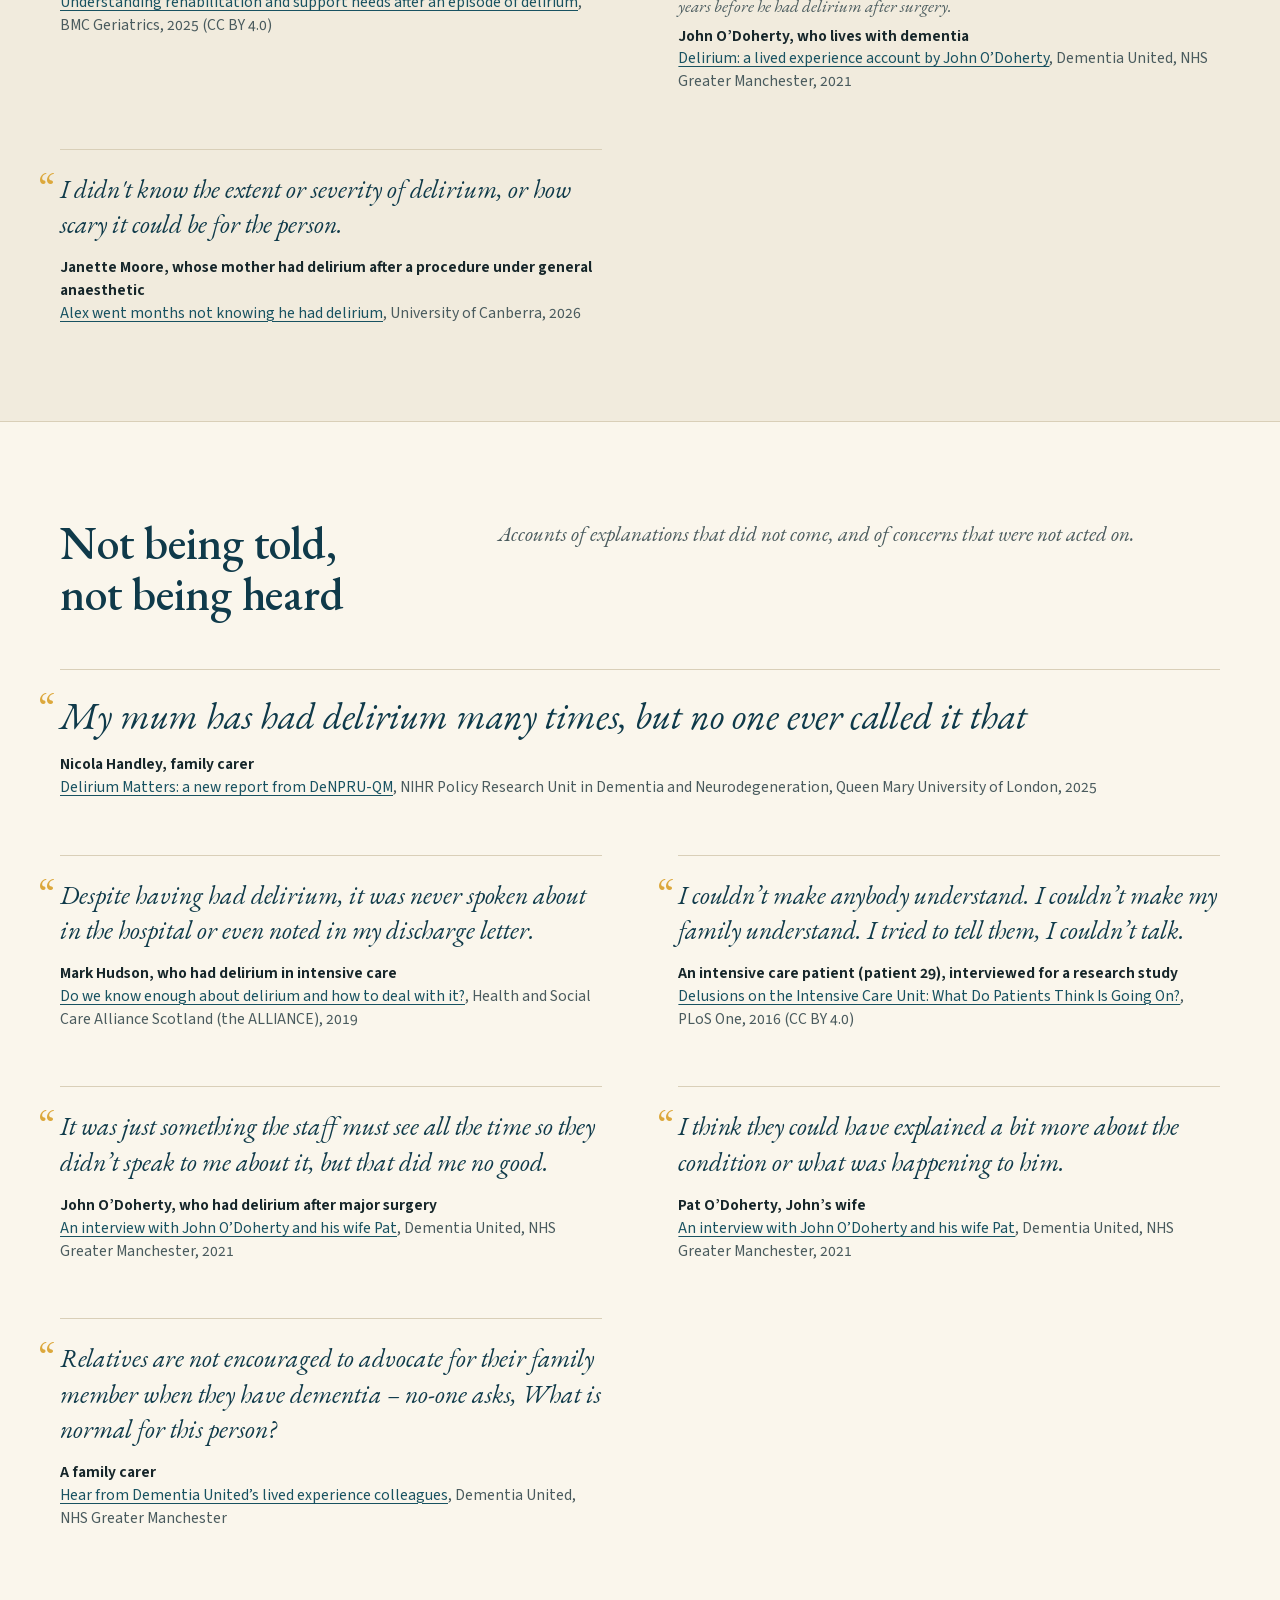
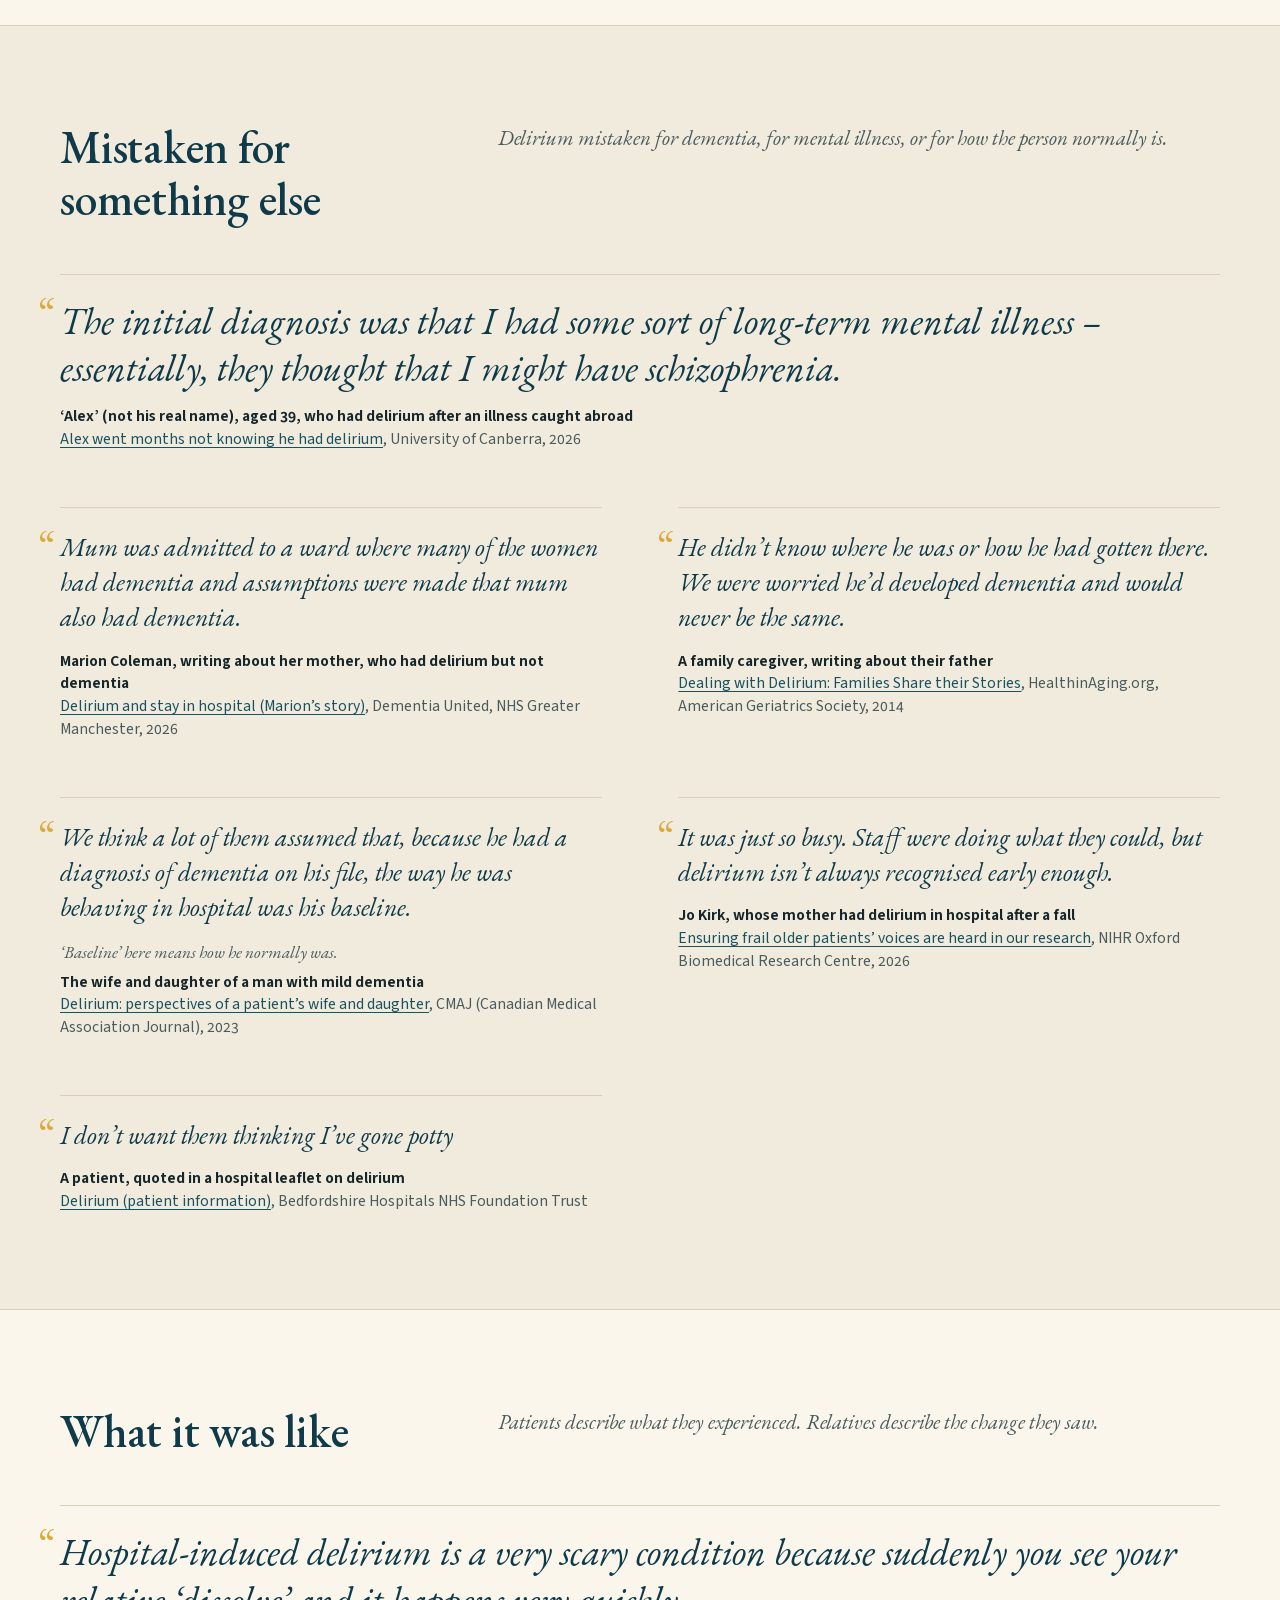
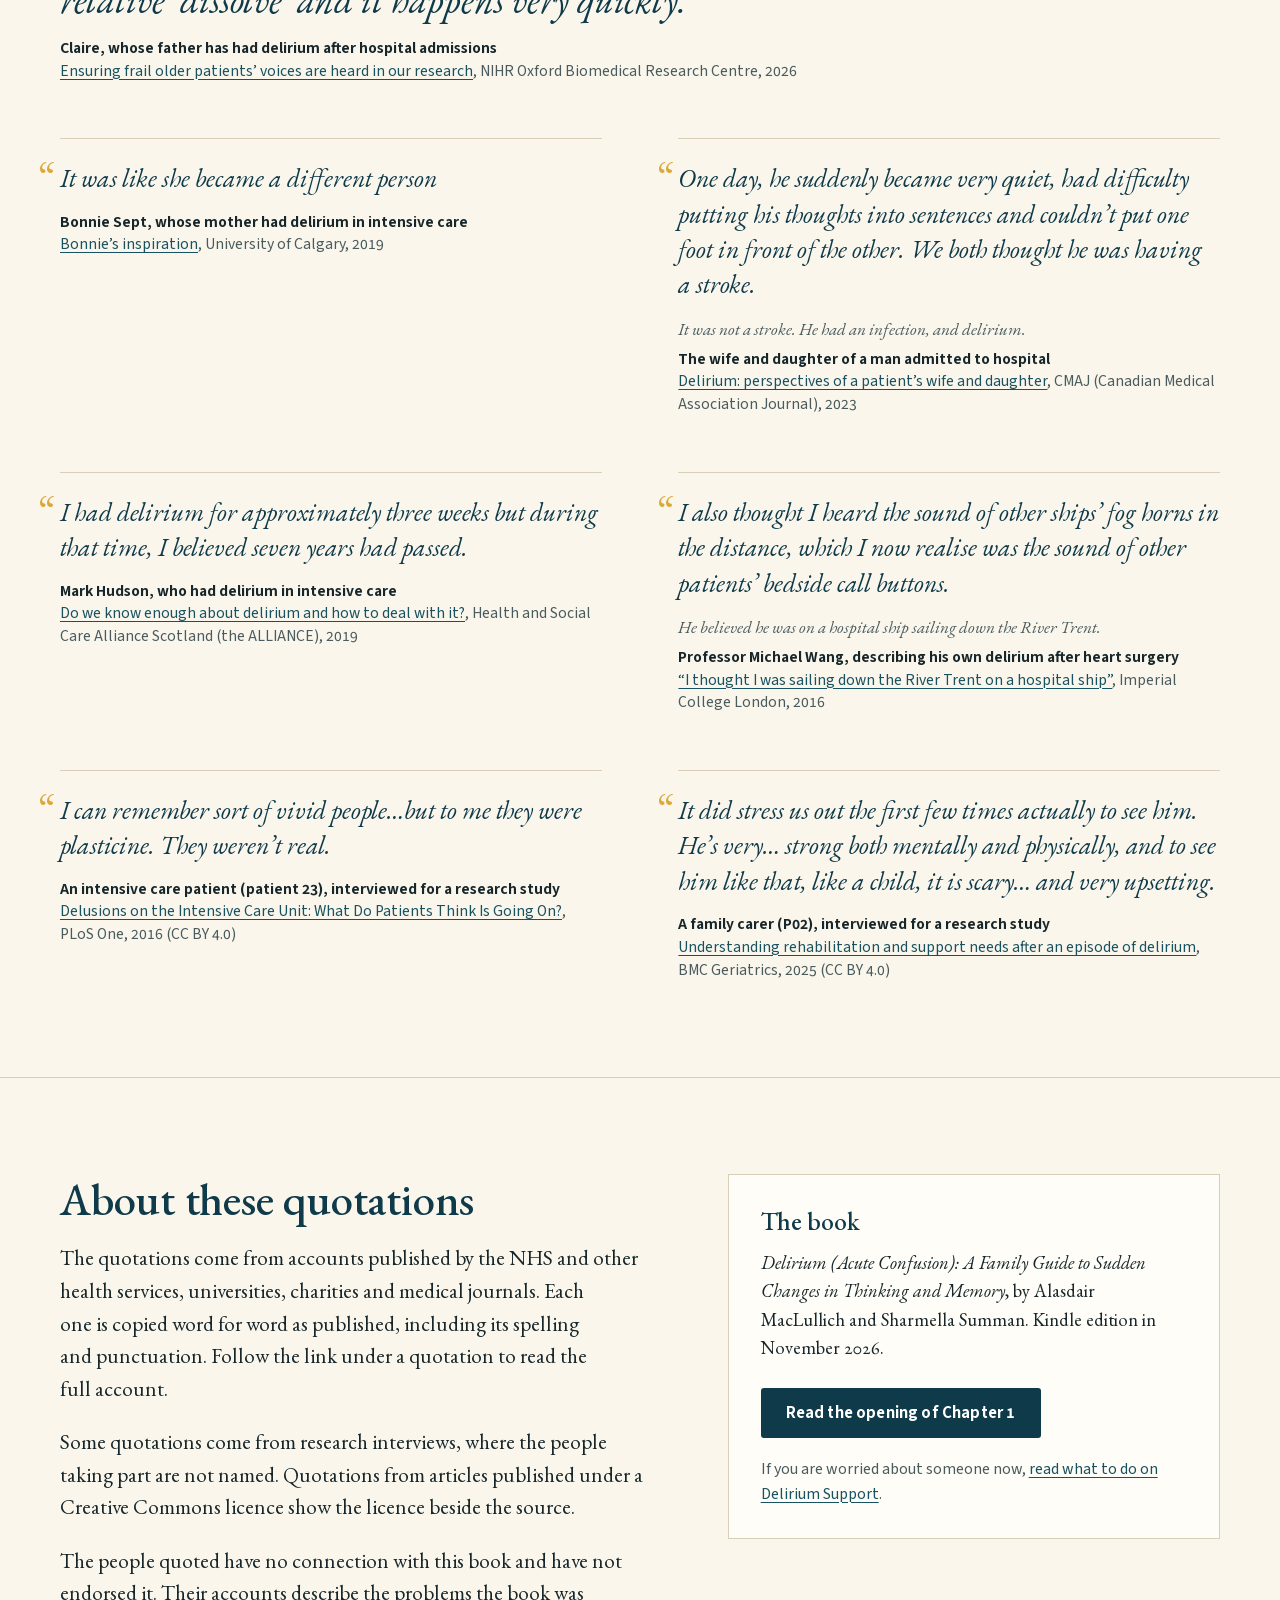
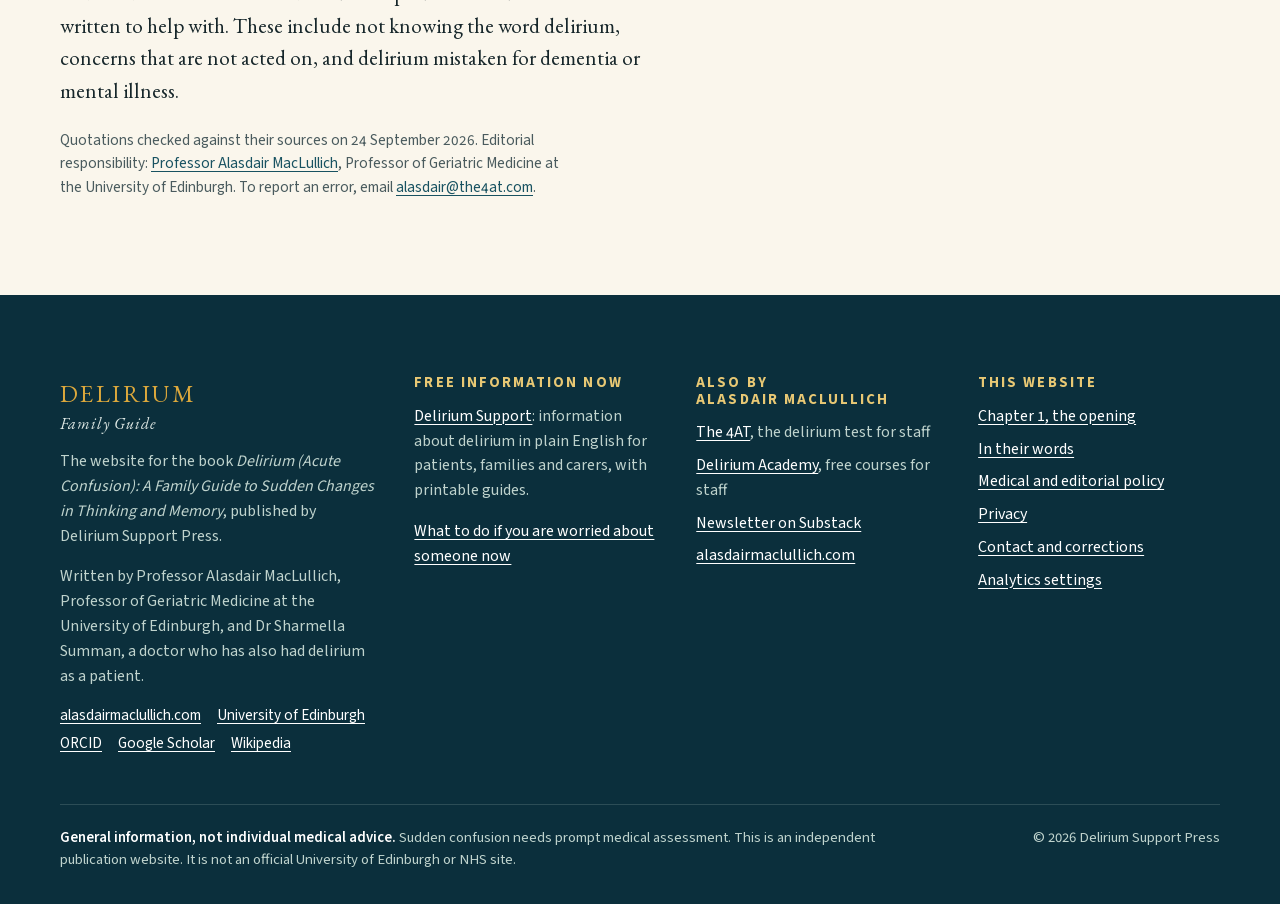
<file: voices/index.html>
<!DOCTYPE html>
<html lang="en-GB">
<head>
  <meta charset="utf-8">
  <meta name="viewport" content="width=device-width, initial-scale=1">
  <title>In their words: patients and families describe delirium | Delirium Family Guide</title>
  <meta name="description" content="Short quotations from people who have had delirium and from their relatives, from accounts published by the NHS, universities, charities and medical journals, each linked to its source.">
  <meta name="author" content="Professor Alasdair MacLullich and Dr Sharmella Summan">
  <meta name="robots" content="index,follow,max-image-preview:large,max-snippet:-1,max-video-preview:-1">
  <meta name="theme-color" content="#0f3a4a">
  <link rel="canonical" href="https://deliriumfamilyguide.com/voices/">
  <link rel="icon" href="/favicon.svg" type="image/svg+xml">
  <link rel="icon" href="/favicon.ico" sizes="32x32">
  <link rel="apple-touch-icon" href="/apple-touch-icon.png">
  <link rel="preload" href="/assets/fonts/eb-garamond-roman.woff2" as="font" type="font/woff2" crossorigin>
  <link rel="preload" href="/assets/fonts/eb-garamond-italic.woff2" as="font" type="font/woff2" crossorigin>
  <meta property="og:type" content="website">
  <meta property="og:locale" content="en_GB">
  <meta property="og:site_name" content="Delirium Family Guide">
  <meta property="og:title" content="In their words: patients and families describe delirium">
  <meta property="og:description" content="Short quotations from people who have had delirium and from their relatives, from accounts published by the NHS, universities, charities and medical journals, each linked to its source.">
  <meta property="og:url" content="https://deliriumfamilyguide.com/voices/">
  <meta property="og:image" content="https://deliriumfamilyguide.com/assets/og/og-voices.jpg">
  <meta property="og:image:type" content="image/jpeg">
  <meta property="og:image:width" content="1200">
  <meta property="og:image:height" content="630">
  <meta property="og:image:alt" content="In their words: patients and families describe delirium">
  <meta name="twitter:card" content="summary_large_image">
  <meta name="twitter:title" content="In their words: patients and families describe delirium">
  <meta name="twitter:description" content="Short quotations from people who have had delirium and from their relatives, from accounts published by the NHS, universities, charities and medical journals, each linked to its source.">
  <meta name="twitter:image" content="https://deliriumfamilyguide.com/assets/og/og-voices.jpg">
  <meta name="twitter:image:alt" content="In their words: patients and families describe delirium">
  <link rel="stylesheet" href="/styles.css?v=20260925">
  <script src="/analytics-consent.js?v=20260925" defer></script>
  <script type="application/ld+json">
{
  "@context": "https://schema.org",
  "@graph": [
    {
      "@type": "WebPage",
      "@id": "https://deliriumfamilyguide.com/voices/#webpage",
      "url": "https://deliriumfamilyguide.com/voices/",
      "name": "In their words: patients and families on delirium",
      "description": "Short quotations from people who have had delirium and from their relatives, each copied word for word from a published account and linked to its source.",
      "inLanguage": "en-GB",
      "isPartOf": {
        "@id": "https://deliriumfamilyguide.com/#website"
      },
      "about": {
        "@type": "MedicalCondition",
        "name": "Delirium",
        "sameAs": "https://meshb.nlm.nih.gov/record/ui?ui=D003693"
      },
      "breadcrumb": {
        "@id": "https://deliriumfamilyguide.com/voices/#breadcrumb"
      },
      "citation": [
        {
          "@type": "CreativeWork",
          "name": "The importance of being a carer",
          "url": "https://denpru-qmul.nihr.ac.uk/lived-experience/the-importance-of-being-a-carer/",
          "publisher": {
            "@type": "Organization",
            "name": "NIHR Policy Research Unit in Dementia and Neurodegeneration, Queen Mary University of London"
          },
          "datePublished": "2025"
        },
        {
          "@type": "CreativeWork",
          "name": "Delirium: perspectives of a patient’s wife and daughter",
          "url": "https://doi.org/10.1503/cmaj.230833",
          "publisher": {
            "@type": "Organization",
            "name": "CMAJ (Canadian Medical Association Journal)"
          },
          "datePublished": "2023"
        },
        {
          "@type": "CreativeWork",
          "name": "Delirium: a booklet for people who have experienced delirium, and for their carers",
          "url": "https://www.sign.ac.uk/assets/pat157.pdf",
          "publisher": {
            "@type": "Organization",
            "name": "Scottish Intercollegiate Guidelines Network (SIGN)"
          },
          "datePublished": "2020"
        },
        {
          "@type": "CreativeWork",
          "name": "Understanding rehabilitation and support needs after an episode of delirium",
          "url": "https://doi.org/10.1186/s12877-025-06196-x",
          "publisher": {
            "@type": "Organization",
            "name": "BMC Geriatrics"
          },
          "datePublished": "2025",
          "license": "https://creativecommons.org/licenses/by/4.0/"
        },
        {
          "@type": "CreativeWork",
          "name": "Delirium: a lived experience account by John O’Doherty",
          "url": "https://dementia-united.org.uk/wp-content/uploads/sites/4/2022/05/Transcript-of-delirium-a-lived-experience-account-by-John-ODoherty.odt",
          "publisher": {
            "@type": "Organization",
            "name": "Dementia United, NHS Greater Manchester"
          },
          "datePublished": "2021"
        },
        {
          "@type": "CreativeWork",
          "name": "Alex went months not knowing he had delirium",
          "url": "https://www.canberra.edu.au/about-uc/media/newsroom/2026/march/alex-went-months-not-knowing-he-had-delirium,-a-new-tool-from-uc-researchers-could-help",
          "publisher": {
            "@type": "Organization",
            "name": "University of Canberra"
          },
          "datePublished": "2026"
        },
        {
          "@type": "CreativeWork",
          "name": "Delirium Matters: a new report from DeNPRU-QM",
          "url": "https://denpru-qmul.nihr.ac.uk/event/delirium-matters-a-new-report-from-denpru-qm",
          "publisher": {
            "@type": "Organization",
            "name": "NIHR Policy Research Unit in Dementia and Neurodegeneration, Queen Mary University of London"
          },
          "datePublished": "2025"
        },
        {
          "@type": "CreativeWork",
          "name": "Do we know enough about delirium and how to deal with it?",
          "url": "https://www.alliance-scotland.org.uk/blog/opinion/do-we-know-enough-about-delirium-and-how-to-deal-with-it/",
          "publisher": {
            "@type": "Organization",
            "name": "Health and Social Care Alliance Scotland (the ALLIANCE)"
          },
          "datePublished": "2019"
        },
        {
          "@type": "CreativeWork",
          "name": "Delusions on the Intensive Care Unit: What Do Patients Think Is Going On?",
          "url": "https://doi.org/10.1371/journal.pone.0153775",
          "publisher": {
            "@type": "Organization",
            "name": "PLoS One"
          },
          "datePublished": "2016",
          "license": "https://creativecommons.org/licenses/by/4.0/"
        },
        {
          "@type": "CreativeWork",
          "name": "An interview with John O’Doherty and his wife Pat",
          "url": "https://dementia-united.org.uk/wp-content/uploads/sites/4/2022/05/An-interview-with-John-ODoherty-and-his-wife-following-his-experience-of-delirium.-2021.docx",
          "publisher": {
            "@type": "Organization",
            "name": "Dementia United, NHS Greater Manchester"
          },
          "datePublished": "2021"
        },
        {
          "@type": "CreativeWork",
          "name": "Hear from Dementia United’s lived experience colleagues",
          "url": "https://dementia-united.org.uk/hear-from-dementia-uniteds-lived-experience-colleagues/",
          "publisher": {
            "@type": "Organization",
            "name": "Dementia United, NHS Greater Manchester"
          }
        },
        {
          "@type": "CreativeWork",
          "name": "Delirium and stay in hospital (Marion’s story)",
          "url": "https://dementia-united.org.uk/wp-content/uploads/sites/4/2026/03/Delirium-and-stay-in-hospital-Marions-story.pdf",
          "publisher": {
            "@type": "Organization",
            "name": "Dementia United, NHS Greater Manchester"
          },
          "datePublished": "2026"
        },
        {
          "@type": "CreativeWork",
          "name": "Dealing with Delirium: Families Share their Stories",
          "url": "https://www.healthinaging.org/blog/dealing-with-delirium-families-share-their-stories/",
          "publisher": {
            "@type": "Organization",
            "name": "HealthinAging.org, American Geriatrics Society"
          },
          "datePublished": "2014"
        },
        {
          "@type": "CreativeWork",
          "name": "Ensuring frail older patients’ voices are heard in our research",
          "url": "https://oxfordbrc.nihr.ac.uk/ensuring-frail-older-patients-voices-are-heard-in-our-research/",
          "publisher": {
            "@type": "Organization",
            "name": "NIHR Oxford Biomedical Research Centre"
          },
          "datePublished": "2026"
        },
        {
          "@type": "CreativeWork",
          "name": "Delirium (patient information)",
          "url": "https://www.bedfordshirehospitals.nhs.uk/patient-information-leaflets/delirium/",
          "publisher": {
            "@type": "Organization",
            "name": "Bedfordshire Hospitals NHS Foundation Trust"
          }
        },
        {
          "@type": "CreativeWork",
          "name": "Bonnie’s inspiration",
          "url": "https://news.ucalgary.ca/news/bonnies-inspiration",
          "publisher": {
            "@type": "Organization",
            "name": "University of Calgary"
          },
          "datePublished": "2019"
        },
        {
          "@type": "CreativeWork",
          "name": "“I thought I was sailing down the River Trent on a hospital ship”",
          "url": "https://www.imperial.ac.uk/news/175433/thought-sailing-down-river-trent-hospital/",
          "publisher": {
            "@type": "Organization",
            "name": "Imperial College London"
          },
          "datePublished": "2016"
        }
      ],
      "editor": {
        "@id": "https://www.alasdairmaclullich.com/#person"
      },
      "accountablePerson": {
        "@id": "https://www.alasdairmaclullich.com/#person"
      },
      "datePublished": "2026-09-25",
      "dateModified": "2026-09-25",
      "publisher": {
        "@id": "https://deliriumfamilyguide.com/#publisher"
      }
    },
    {
      "@type": "BreadcrumbList",
      "@id": "https://deliriumfamilyguide.com/voices/#breadcrumb",
      "itemListElement": [
        {
          "@type": "ListItem",
          "position": 1,
          "name": "Delirium Family Guide",
          "item": "https://deliriumfamilyguide.com/"
        },
        {
          "@type": "ListItem",
          "position": 2,
          "name": "In their words",
          "item": "https://deliriumfamilyguide.com/voices/"
        }
      ]
    },
    {
      "@type": "WebSite",
      "@id": "https://deliriumfamilyguide.com/#website",
      "url": "https://deliriumfamilyguide.com/",
      "name": "Delirium Family Guide",
      "inLanguage": "en-GB",
      "publisher": {
        "@id": "https://deliriumfamilyguide.com/#publisher"
      }
    },
    {
      "@type": "Book",
      "@id": "https://deliriumfamilyguide.com/#book",
      "name": "Delirium (Acute Confusion): A Family Guide to Sudden Changes in Thinking and Memory",
      "url": "https://deliriumfamilyguide.com/",
      "author": [
        {
          "@id": "https://www.alasdairmaclullich.com/#person"
        },
        {
          "@id": "https://deliriumfamilyguide.com/#sharmella-summan"
        }
      ],
      "publisher": {
        "@id": "https://deliriumfamilyguide.com/#publisher"
      },
      "inLanguage": "en-GB"
    },
    {
      "@type": "Person",
      "@id": "https://www.alasdairmaclullich.com/#person",
      "name": "Alasdair MacLullich",
      "alternateName": "Alasdair M. J. MacLullich",
      "honorificPrefix": "Professor",
      "givenName": "Alasdair",
      "familyName": "MacLullich",
      "jobTitle": "Professor of Geriatric Medicine",
      "description": "Professor of Geriatric Medicine at the University of Edinburgh and consultant physician at the Royal Infirmary of Edinburgh. He created the 4AT, a delirium test used in hospitals worldwide, co-founded the European Delirium Association, co-chaired the Scottish national guideline on delirium (SIGN 157, 2019) and is Editor-in-Chief of the journal Delirium.",
      "url": "https://www.alasdairmaclullich.com/",
      "image": "https://www.alasdairmaclullich.com/assets/alasdair-maclullich.jpg",
      "identifier": {
        "@type": "PropertyValue",
        "propertyID": "ORCID",
        "value": "0000-0003-3159-9370",
        "url": "https://orcid.org/0000-0003-3159-9370"
      },
      "worksFor": {
        "@type": "CollegeOrUniversity",
        "name": "The University of Edinburgh",
        "url": "https://www.ed.ac.uk/",
        "sameAs": "https://www.wikidata.org/wiki/Q160302"
      },
      "hasOccupation": {
        "@type": "Occupation",
        "name": "Geriatrician"
      },
      "knowsAbout": [
        "Delirium",
        "Geriatric medicine",
        "Delirium assessment",
        "The 4AT",
        "Dementia"
      ],
      "sameAs": [
        "https://www.alasdairmaclullich.com/",
        "https://orcid.org/0000-0003-3159-9370",
        "https://edwebprofiles.ed.ac.uk/profile/alasdair-maclullich",
        "https://www.research.ed.ac.uk/en/persons/alasdair-maclullich/",
        "https://scholar.google.com/citations?user=MXvw7UIAAAAJ&hl=en",
        "https://www.scopus.com/authid/detail.uri?authorId=6603279159",
        "https://openalex.org/A5066168427",
        "https://isni.org/isni/0000000436806321",
        "https://id.loc.gov/authorities/names/n2014188024",
        "https://www.wikidata.org/wiki/Q48288045",
        "https://en.wikipedia.org/wiki/Alasdair_MacLullich",
        "https://www.linkedin.com/in/amaclullich/",
        "https://x.com/A_MacLullich",
        "https://bsky.app/profile/amaclullich.bsky.social",
        "https://substack.com/@alasdairmaclullich"
      ]
    },
    {
      "@type": "Person",
      "@id": "https://deliriumfamilyguide.com/#sharmella-summan",
      "name": "Sharmella Summan",
      "honorificPrefix": "Dr",
      "jobTitle": "Doctor",
      "description": "A doctor who has worked in hospitals and general practice and now works in a hospice. She has cared for many people with delirium and has experienced delirium herself as a patient.",
      "knowsAbout": [
        "Delirium"
      ]
    },
    {
      "@type": "Organization",
      "@id": "https://deliriumfamilyguide.com/#publisher",
      "name": "Delirium Support Press",
      "url": "https://deliriumfamilyguide.com/",
      "email": "alasdair@the4at.com",
      "publishingPrinciples": "https://deliriumfamilyguide.com/editorial.html"
    }
  ]
}
  </script>
</head>
<body class="inner">
  <a class="skip-link" href="#main">Skip to the main content</a>

  <aside class="alert-bar" aria-label="Urgent help">
    <p><span>Sudden confusion needs prompt medical assessment.</span> <a href="https://deliriumsupport.com/get-help-now/">What to do now, on Delirium Support</a></p>
  </aside>

  <header class="site-header">
    <div class="wrap header-inner">
      <a class="wordmark" href="/" aria-label="Delirium Family Guide, home">
        <span class="wordmark-main">Delirium</span>
        <span class="wordmark-sub">Family Guide</span>
      </a>
      <nav class="nav-main" aria-label="Main">
        <ul>
          <li><a href="/#book">The book</a></li>
          <li><a href="/chapter-1/">Look inside</a></li>
          <li><a href="/#contents">Contents</a></li>
          <li><a href="/voices/" aria-current="page">In their words</a></li>
          <li><a href="/#authors">Authors</a></li>
        </ul>
      </nav>
      <a class="btn btn-gold btn-small header-cta" href="/#free-chapter">Read Chapter 1 free</a>
      <details class="nav-menu">
        <summary><span class="menu-icon" aria-hidden="true"></span><span class="menu-label">Menu</span></summary>
        <nav aria-label="Main, small screens">
          <ul>
            <li><a href="/#book">The book</a></li>
            <li><a href="/chapter-1/">Look inside: Chapter 1</a></li>
            <li><a href="/#contents">Contents</a></li>
            <li><a href="/voices/" aria-current="page">In their words</a></li>
            <li><a href="/#authors">Authors</a></li>
            <li><a href="/#newsletter">Newsletter</a></li>
            <li><a href="/#free-chapter">Read Chapter 1 free</a></li>
          </ul>
        </nav>
      </details>
    </div>
  </header>

  <main id="main" tabindex="-1" class="voices-page">
    <section class="page-hero" aria-labelledby="page-title">
      <div class="wrap page-hero-inner">
        <p class="eyebrow">Patients and families on delirium</p>
        <h1 id="page-title">In their words</h1>
        <svg class="ornament" viewBox="0 0 300 20" aria-hidden="true" focusable="false"><use href="#ornament"></use></svg>
        <p class="standfirst">25 short quotations from people who have had delirium, and from relatives who saw it happen. Each one is copied word for word from an account published by a health service, university, charity or medical journal, and links to its source.</p>
        <nav class="theme-nav" aria-label="Themes on this page"><ul><li><a href="#not-knowing">Not knowing what it was</a></li><li><a href="#not-heard">Not being told, not being heard</a></li><li><a href="#mistaken">Mistaken for something else</a></li><li><a href="#what-it-was-like">What it was like</a></li></ul></nav>
      </div>
    </section>

    <nav class="breadcrumb" aria-label="Breadcrumb">
      <div class="wrap">
        <ol>
          <li><a href="/">Delirium Family Guide</a></li>
          <li><span aria-current="page">In their words</span></li>
        </ol>
      </div>
    </nav>

    <section class="theme" id="not-knowing" aria-labelledby="not-knowing-heading">
      <div class="wrap">
        <header class="theme-head">
          <h2 id="not-knowing-heading">Not knowing what it was</h2>
          <p>Patients and relatives describe not knowing what delirium was, and not being given the word.</p>
        </header>
        <ol class="quote-list">
            <li>
              <figure>
                <blockquote cite="https://denpru-qmul.nihr.ac.uk/lived-experience/the-importance-of-being-a-carer/"><p>At first, I’d never heard of delirium and didn’t know what it was.</p></blockquote>
                <figcaption>
                  <span class="quote-who">Nicola Handley, family carer, writing about her mother</span>
                  <span class="quote-source"><a href="https://denpru-qmul.nihr.ac.uk/lived-experience/the-importance-of-being-a-carer/" rel="external">The importance of being a carer</a>, NIHR Policy Research Unit in Dementia and Neurodegeneration, Queen Mary University of London, 2025</span>
                </figcaption>
              </figure>
            </li>
            <li>
              <figure>
                <blockquote cite="https://doi.org/10.1503/cmaj.230833"><p>We don’t remember the word delirium being mentioned for the first couple of weeks that he was in hospital.</p></blockquote>
                <figcaption>
                  <span class="quote-who">The wife and daughter of a man admitted to hospital</span>
                  <span class="quote-source"><a href="https://doi.org/10.1503/cmaj.230833" rel="external">Delirium: perspectives of a patient’s wife and daughter</a>, CMAJ (Canadian Medical Association Journal), 2023</span>
                </figcaption>
              </figure>
            </li>
            <li>
              <figure>
                <blockquote cite="https://www.sign.ac.uk/assets/pat157.pdf"><p>It was very distressing to see my Mum so anxious, angry and having hallucinations. I wanted to understand what was happening to her and to know how I could help.</p></blockquote>
                <figcaption>
                  <span class="quote-who">A relative, quoted in SIGN’s booklet on delirium</span>
                  <span class="quote-source"><a href="https://www.sign.ac.uk/assets/pat157.pdf" rel="external">Delirium: a booklet for people who have experienced delirium, and for their carers</a>, Scottish Intercollegiate Guidelines Network (SIGN), 2020</span>
                </figcaption>
              </figure>
            </li>
            <li>
              <figure>
                <blockquote cite="https://doi.org/10.1186/s12877-025-06196-x"><p>More information… because I’d never heard of delirium before. The most important thing is explaining to the partner exactly what’s going on.</p></blockquote>
                <figcaption>
                  <span class="quote-who">A family carer (P08), interviewed for a research study</span>
                  <span class="quote-source"><a href="https://doi.org/10.1186/s12877-025-06196-x" rel="external">Understanding rehabilitation and support needs after an episode of delirium</a>, BMC Geriatrics, 2025 (CC BY 4.0)</span>
                </figcaption>
              </figure>
            </li>
            <li>
              <figure>
                <blockquote cite="https://dementia-united.org.uk/wp-content/uploads/sites/4/2022/05/Transcript-of-delirium-a-lived-experience-account-by-John-ODoherty.odt"><p>Following my diagnosis I was given a huge amount of literature and advice on benefit entitlement however the subject of Delirium was not mentioned.</p></blockquote>
                <figcaption>
                  <span class="quote-context">He is describing the information he was given when his dementia was diagnosed, years before he had delirium after surgery.</span>
                  <span class="quote-who">John O’Doherty, who lives with dementia</span>
                  <span class="quote-source"><a href="https://dementia-united.org.uk/wp-content/uploads/sites/4/2022/05/Transcript-of-delirium-a-lived-experience-account-by-John-ODoherty.odt" rel="external">Delirium: a lived experience account by John O’Doherty</a>, Dementia United, NHS Greater Manchester, 2021</span>
                </figcaption>
              </figure>
            </li>
            <li>
              <figure>
                <blockquote cite="https://www.canberra.edu.au/about-uc/media/newsroom/2026/march/alex-went-months-not-knowing-he-had-delirium,-a-new-tool-from-uc-researchers-could-help"><p>I didn't know the extent or severity of delirium, or how scary it could be for the person.</p></blockquote>
                <figcaption>
                  <span class="quote-who">Janette Moore, whose mother had delirium after a procedure under general anaesthetic</span>
                  <span class="quote-source"><a href="https://www.canberra.edu.au/about-uc/media/newsroom/2026/march/alex-went-months-not-knowing-he-had-delirium,-a-new-tool-from-uc-researchers-could-help" rel="external">Alex went months not knowing he had delirium</a>, University of Canberra, 2026</span>
                </figcaption>
              </figure>
            </li>
        </ol>
      </div>
    </section>
    <section class="theme" id="not-heard" aria-labelledby="not-heard-heading">
      <div class="wrap">
        <header class="theme-head">
          <h2 id="not-heard-heading">Not being told, not being heard</h2>
          <p>Accounts of explanations that did not come, and of concerns that were not acted on.</p>
        </header>
        <ol class="quote-list">
            <li>
              <figure>
                <blockquote cite="https://denpru-qmul.nihr.ac.uk/event/delirium-matters-a-new-report-from-denpru-qm"><p>My mum has had delirium many times, but no one ever called it that</p></blockquote>
                <figcaption>
                  <span class="quote-who">Nicola Handley, family carer</span>
                  <span class="quote-source"><a href="https://denpru-qmul.nihr.ac.uk/event/delirium-matters-a-new-report-from-denpru-qm" rel="external">Delirium Matters: a new report from DeNPRU-QM</a>, NIHR Policy Research Unit in Dementia and Neurodegeneration, Queen Mary University of London, 2025</span>
                </figcaption>
              </figure>
            </li>
            <li>
              <figure>
                <blockquote cite="https://www.alliance-scotland.org.uk/blog/opinion/do-we-know-enough-about-delirium-and-how-to-deal-with-it/"><p>Despite having had delirium, it was never spoken about in the hospital or even noted in my discharge letter.</p></blockquote>
                <figcaption>
                  <span class="quote-who">Mark Hudson, who had delirium in intensive care</span>
                  <span class="quote-source"><a href="https://www.alliance-scotland.org.uk/blog/opinion/do-we-know-enough-about-delirium-and-how-to-deal-with-it/" rel="external">Do we know enough about delirium and how to deal with it?</a>, Health and Social Care Alliance Scotland (the ALLIANCE), 2019</span>
                </figcaption>
              </figure>
            </li>
            <li>
              <figure>
                <blockquote cite="https://doi.org/10.1371/journal.pone.0153775"><p>I couldn’t make anybody understand. I couldn’t make my family understand. I tried to tell them, I couldn’t talk.</p></blockquote>
                <figcaption>
                  <span class="quote-who">An intensive care patient (patient 29), interviewed for a research study</span>
                  <span class="quote-source"><a href="https://doi.org/10.1371/journal.pone.0153775" rel="external">Delusions on the Intensive Care Unit: What Do Patients Think Is Going On?</a>, PLoS One, 2016 (CC BY 4.0)</span>
                </figcaption>
              </figure>
            </li>
            <li>
              <figure>
                <blockquote cite="https://dementia-united.org.uk/wp-content/uploads/sites/4/2022/05/An-interview-with-John-ODoherty-and-his-wife-following-his-experience-of-delirium.-2021.docx"><p>It was just something the staff must see all the time so they didn’t speak to me about it, but that did me no good.</p></blockquote>
                <figcaption>
                  <span class="quote-who">John O’Doherty, who had delirium after major surgery</span>
                  <span class="quote-source"><a href="https://dementia-united.org.uk/wp-content/uploads/sites/4/2022/05/An-interview-with-John-ODoherty-and-his-wife-following-his-experience-of-delirium.-2021.docx" rel="external">An interview with John O’Doherty and his wife Pat</a>, Dementia United, NHS Greater Manchester, 2021</span>
                </figcaption>
              </figure>
            </li>
            <li>
              <figure>
                <blockquote cite="https://dementia-united.org.uk/wp-content/uploads/sites/4/2022/05/An-interview-with-John-ODoherty-and-his-wife-following-his-experience-of-delirium.-2021.docx"><p>I think they could have explained a bit more about the condition or what was happening to him.</p></blockquote>
                <figcaption>
                  <span class="quote-who">Pat O’Doherty, John’s wife</span>
                  <span class="quote-source"><a href="https://dementia-united.org.uk/wp-content/uploads/sites/4/2022/05/An-interview-with-John-ODoherty-and-his-wife-following-his-experience-of-delirium.-2021.docx" rel="external">An interview with John O’Doherty and his wife Pat</a>, Dementia United, NHS Greater Manchester, 2021</span>
                </figcaption>
              </figure>
            </li>
            <li>
              <figure>
                <blockquote cite="https://dementia-united.org.uk/hear-from-dementia-uniteds-lived-experience-colleagues/"><p>Relatives are not encouraged to advocate for their family member when they have dementia – no-one asks, What is normal for this person?</p></blockquote>
                <figcaption>
                  <span class="quote-who">A family carer</span>
                  <span class="quote-source"><a href="https://dementia-united.org.uk/hear-from-dementia-uniteds-lived-experience-colleagues/" rel="external">Hear from Dementia United’s lived experience colleagues</a>, Dementia United, NHS Greater Manchester</span>
                </figcaption>
              </figure>
            </li>
        </ol>
      </div>
    </section>
    <section class="theme" id="mistaken" aria-labelledby="mistaken-heading">
      <div class="wrap">
        <header class="theme-head">
          <h2 id="mistaken-heading">Mistaken for something else</h2>
          <p>Delirium mistaken for dementia, for mental illness, or for how the person normally is.</p>
        </header>
        <ol class="quote-list">
            <li>
              <figure>
                <blockquote cite="https://www.canberra.edu.au/about-uc/media/newsroom/2026/march/alex-went-months-not-knowing-he-had-delirium,-a-new-tool-from-uc-researchers-could-help"><p>The initial diagnosis was that I had some sort of long-term mental illness – essentially, they thought that I might have schizophrenia.</p></blockquote>
                <figcaption>
                  <span class="quote-who">‘Alex’ (not his real name), aged 39, who had delirium after an illness caught abroad</span>
                  <span class="quote-source"><a href="https://www.canberra.edu.au/about-uc/media/newsroom/2026/march/alex-went-months-not-knowing-he-had-delirium,-a-new-tool-from-uc-researchers-could-help" rel="external">Alex went months not knowing he had delirium</a>, University of Canberra, 2026</span>
                </figcaption>
              </figure>
            </li>
            <li>
              <figure>
                <blockquote cite="https://dementia-united.org.uk/wp-content/uploads/sites/4/2026/03/Delirium-and-stay-in-hospital-Marions-story.pdf"><p>Mum was admitted to a ward where many of the women had dementia and assumptions were made that mum also had dementia.</p></blockquote>
                <figcaption>
                  <span class="quote-who">Marion Coleman, writing about her mother, who had delirium but not dementia</span>
                  <span class="quote-source"><a href="https://dementia-united.org.uk/wp-content/uploads/sites/4/2026/03/Delirium-and-stay-in-hospital-Marions-story.pdf" rel="external">Delirium and stay in hospital (Marion’s story)</a>, Dementia United, NHS Greater Manchester, 2026</span>
                </figcaption>
              </figure>
            </li>
            <li>
              <figure>
                <blockquote cite="https://www.healthinaging.org/blog/dealing-with-delirium-families-share-their-stories/"><p>He didn’t know where he was or how he had gotten there. We were worried he’d developed dementia and would never be the same.</p></blockquote>
                <figcaption>
                  <span class="quote-who">A family caregiver, writing about their father</span>
                  <span class="quote-source"><a href="https://www.healthinaging.org/blog/dealing-with-delirium-families-share-their-stories/" rel="external">Dealing with Delirium: Families Share their Stories</a>, HealthinAging.org, American Geriatrics Society, 2014</span>
                </figcaption>
              </figure>
            </li>
            <li>
              <figure>
                <blockquote cite="https://doi.org/10.1503/cmaj.230833"><p>We think a lot of them assumed that, because he had a diagnosis of dementia on his file, the way he was behaving in hospital was his baseline.</p></blockquote>
                <figcaption>
                  <span class="quote-context">‘Baseline’ here means how he normally was.</span>
                  <span class="quote-who">The wife and daughter of a man with mild dementia</span>
                  <span class="quote-source"><a href="https://doi.org/10.1503/cmaj.230833" rel="external">Delirium: perspectives of a patient’s wife and daughter</a>, CMAJ (Canadian Medical Association Journal), 2023</span>
                </figcaption>
              </figure>
            </li>
            <li>
              <figure>
                <blockquote cite="https://oxfordbrc.nihr.ac.uk/ensuring-frail-older-patients-voices-are-heard-in-our-research/"><p>It was just so busy. Staff were doing what they could, but delirium isn’t always recognised early enough.</p></blockquote>
                <figcaption>
                  <span class="quote-who">Jo Kirk, whose mother had delirium in hospital after a fall</span>
                  <span class="quote-source"><a href="https://oxfordbrc.nihr.ac.uk/ensuring-frail-older-patients-voices-are-heard-in-our-research/" rel="external">Ensuring frail older patients’ voices are heard in our research</a>, NIHR Oxford Biomedical Research Centre, 2026</span>
                </figcaption>
              </figure>
            </li>
            <li>
              <figure>
                <blockquote cite="https://www.bedfordshirehospitals.nhs.uk/patient-information-leaflets/delirium/"><p>I don’t want them thinking I’ve gone potty</p></blockquote>
                <figcaption>
                  <span class="quote-who">A patient, quoted in a hospital leaflet on delirium</span>
                  <span class="quote-source"><a href="https://www.bedfordshirehospitals.nhs.uk/patient-information-leaflets/delirium/" rel="external">Delirium (patient information)</a>, Bedfordshire Hospitals NHS Foundation Trust</span>
                </figcaption>
              </figure>
            </li>
        </ol>
      </div>
    </section>
    <section class="theme" id="what-it-was-like" aria-labelledby="what-it-was-like-heading">
      <div class="wrap">
        <header class="theme-head">
          <h2 id="what-it-was-like-heading">What it was like</h2>
          <p>Patients describe what they experienced. Relatives describe the change they saw.</p>
        </header>
        <ol class="quote-list">
            <li>
              <figure>
                <blockquote cite="https://oxfordbrc.nihr.ac.uk/ensuring-frail-older-patients-voices-are-heard-in-our-research/"><p>Hospital-induced delirium is a very scary condition because suddenly you see your relative ‘dissolve’ and it happens very quickly.</p></blockquote>
                <figcaption>
                  <span class="quote-who">Claire, whose father has had delirium after hospital admissions</span>
                  <span class="quote-source"><a href="https://oxfordbrc.nihr.ac.uk/ensuring-frail-older-patients-voices-are-heard-in-our-research/" rel="external">Ensuring frail older patients’ voices are heard in our research</a>, NIHR Oxford Biomedical Research Centre, 2026</span>
                </figcaption>
              </figure>
            </li>
            <li>
              <figure>
                <blockquote cite="https://news.ucalgary.ca/news/bonnies-inspiration"><p>It was like she became a different person</p></blockquote>
                <figcaption>
                  <span class="quote-who">Bonnie Sept, whose mother had delirium in intensive care</span>
                  <span class="quote-source"><a href="https://news.ucalgary.ca/news/bonnies-inspiration" rel="external">Bonnie’s inspiration</a>, University of Calgary, 2019</span>
                </figcaption>
              </figure>
            </li>
            <li>
              <figure>
                <blockquote cite="https://doi.org/10.1503/cmaj.230833"><p>One day, he suddenly became very quiet, had difficulty putting his thoughts into sentences and couldn’t put one foot in front of the other. We both thought he was having a stroke.</p></blockquote>
                <figcaption>
                  <span class="quote-context">It was not a stroke. He had an infection, and delirium.</span>
                  <span class="quote-who">The wife and daughter of a man admitted to hospital</span>
                  <span class="quote-source"><a href="https://doi.org/10.1503/cmaj.230833" rel="external">Delirium: perspectives of a patient’s wife and daughter</a>, CMAJ (Canadian Medical Association Journal), 2023</span>
                </figcaption>
              </figure>
            </li>
            <li>
              <figure>
                <blockquote cite="https://www.alliance-scotland.org.uk/blog/opinion/do-we-know-enough-about-delirium-and-how-to-deal-with-it/"><p>I had delirium for approximately three weeks but during that time, I believed seven years had passed.</p></blockquote>
                <figcaption>
                  <span class="quote-who">Mark Hudson, who had delirium in intensive care</span>
                  <span class="quote-source"><a href="https://www.alliance-scotland.org.uk/blog/opinion/do-we-know-enough-about-delirium-and-how-to-deal-with-it/" rel="external">Do we know enough about delirium and how to deal with it?</a>, Health and Social Care Alliance Scotland (the ALLIANCE), 2019</span>
                </figcaption>
              </figure>
            </li>
            <li>
              <figure>
                <blockquote cite="https://www.imperial.ac.uk/news/175433/thought-sailing-down-river-trent-hospital/"><p>I also thought I heard the sound of other ships’ fog horns in the distance, which I now realise was the sound of other patients’ bedside call buttons.</p></blockquote>
                <figcaption>
                  <span class="quote-context">He believed he was on a hospital ship sailing down the River Trent.</span>
                  <span class="quote-who">Professor Michael Wang, describing his own delirium after heart surgery</span>
                  <span class="quote-source"><a href="https://www.imperial.ac.uk/news/175433/thought-sailing-down-river-trent-hospital/" rel="external">“I thought I was sailing down the River Trent on a hospital ship”</a>, Imperial College London, 2016</span>
                </figcaption>
              </figure>
            </li>
            <li>
              <figure>
                <blockquote cite="https://doi.org/10.1371/journal.pone.0153775"><p>I can remember sort of vivid people…but to me they were plasticine. They weren’t real.</p></blockquote>
                <figcaption>
                  <span class="quote-who">An intensive care patient (patient 23), interviewed for a research study</span>
                  <span class="quote-source"><a href="https://doi.org/10.1371/journal.pone.0153775" rel="external">Delusions on the Intensive Care Unit: What Do Patients Think Is Going On?</a>, PLoS One, 2016 (CC BY 4.0)</span>
                </figcaption>
              </figure>
            </li>
            <li>
              <figure>
                <blockquote cite="https://doi.org/10.1186/s12877-025-06196-x"><p>It did stress us out the first few times actually to see him. He’s very… strong both mentally and physically, and to see him like that, like a child, it is scary… and very upsetting.</p></blockquote>
                <figcaption>
                  <span class="quote-who">A family carer (P02), interviewed for a research study</span>
                  <span class="quote-source"><a href="https://doi.org/10.1186/s12877-025-06196-x" rel="external">Understanding rehabilitation and support needs after an episode of delirium</a>, BMC Geriatrics, 2025 (CC BY 4.0)</span>
                </figcaption>
              </figure>
            </li>
        </ol>
      </div>
    </section>

    <section class="voices-about" aria-labelledby="about-heading">
      <div class="wrap voices-about-grid">
        <div>
          <h2 id="about-heading">About these quotations</h2>
          <p>The quotations come from accounts published by the NHS and other health services, universities, charities and medical journals. Each one is copied word for word as published, including its spelling and punctuation. Follow the link under a quotation to read the full account.</p>
          <p>Some quotations come from research interviews, where the people taking part are not named. Quotations from articles published under a Creative Commons licence show the licence beside the source.</p>
          <p>The people quoted have no connection with this book and have not endorsed it. Their accounts describe the problems the book was written to help with. These include not knowing the word delirium, concerns that are not acted on, and delirium mistaken for dementia or mental illness.</p>
          <p class="small-print">Quotations checked against their sources on <time datetime="2026-09-24">24 September 2026</time>. Editorial responsibility: <a href="https://www.alasdairmaclullich.com/" rel="author">Professor Alasdair MacLullich</a>, Professor of Geriatric Medicine at the University of Edinburgh. To report an error, email <a href="mailto:alasdair@the4at.com">alasdair@the4at.com</a>.</p>
        </div>
        <aside class="aside-panel" aria-labelledby="aside-heading">
          <h3 id="aside-heading">The book</h3>
          <p><cite>Delirium (Acute Confusion): A Family Guide to Sudden Changes in Thinking and Memory</cite>, by Alasdair MacLullich and Sharmella Summan. Kindle edition in November 2026.</p>
          <p><a class="btn btn-ink" href="/chapter-1/">Read the opening of Chapter 1</a></p>
          <p class="aside-note">If you are worried about someone now, <a href="https://deliriumsupport.com/get-help-now/">read what to do on Delirium Support</a>.</p>
        </aside>
      </div>
    </section>
  </main>

  <footer class="site-footer">
    <div class="wrap footer-grid">
      <section class="footer-about" aria-labelledby="footer-about-title">
        <p class="footer-mark" id="footer-about-title">Delirium <span>Family Guide</span></p>
        <p>The website for the book <cite>Delirium (Acute Confusion): A Family Guide to Sudden Changes in Thinking and Memory</cite>, published by Delirium Support Press.</p>
        <p>Written by Professor Alasdair MacLullich, Professor of Geriatric Medicine at the University of Edinburgh, and Dr Sharmella Summan, a doctor who has also had delirium as a patient.</p>
        <ul class="footer-profiles">
          <li><a href="https://www.alasdairmaclullich.com/" rel="author">alasdairmaclullich.com</a></li>
          <li><a href="https://edwebprofiles.ed.ac.uk/profile/alasdair-maclullich">University of Edinburgh</a></li>
          <li><a href="https://orcid.org/0000-0003-3159-9370">ORCID</a></li>
          <li><a href="https://scholar.google.com/citations?user=MXvw7UIAAAAJ&amp;hl=en">Google Scholar</a></li>
          <li><a href="https://en.wikipedia.org/wiki/Alasdair_MacLullich">Wikipedia</a></li>
        </ul>
      </section>
      <section aria-labelledby="footer-now-title">
        <h2 class="footer-heading" id="footer-now-title">Free information now</h2>
        <p><a href="https://deliriumsupport.com/">Delirium Support</a>: information about delirium in plain English for patients, families and carers, with printable guides.</p>
        <p><a href="https://deliriumsupport.com/get-help-now/">What to do if you are worried about someone now</a></p>
      </section>
      <nav aria-labelledby="footer-more-title">
        <h2 class="footer-heading" id="footer-more-title">Also by Alasdair MacLullich</h2>
        <ul class="footer-links">
          <li><a href="https://www.the4at.com/">The 4AT</a>, the delirium test for staff</li>
          <li><a href="https://deliriumacademy.com/">Delirium Academy</a>, free courses for staff</li>
          <li><a href="https://alasdairmaclullich.substack.com/">Newsletter on Substack</a></li>
          <li><a href="https://www.alasdairmaclullich.com/">alasdairmaclullich.com</a></li>
        </ul>
      </nav>
      <nav aria-labelledby="footer-site-title">
        <h2 class="footer-heading" id="footer-site-title">This website</h2>
        <ul class="footer-links">
          <li><a href="/chapter-1/">Chapter 1, the opening</a></li>
          <li><a href="/voices/">In their words</a></li>
          <li><a href="/editorial.html">Medical and editorial policy</a></li>
          <li><a href="/privacy.html">Privacy</a></li>
          <li><a href="mailto:alasdair@the4at.com">Contact and corrections</a></li>
          <li><button class="analytics-settings-trigger" type="button" data-analytics-settings>Analytics settings</button></li>
        </ul>
      </nav>
    </div>
    <div class="wrap footer-base">
      <p><strong>General information, not individual medical advice.</strong> Sudden confusion needs prompt medical assessment. This is an independent publication website. It is not an official University of Edinburgh or NHS site.</p>
      <p>&copy; 2026 Delirium Support Press</p>
    </div>
  </footer>

  <svg class="svg-defs" aria-hidden="true" focusable="false" width="0" height="0">
    <symbol id="ornament" viewBox="0 0 300 20">
      <path d="M0 10H108M192 10H300" fill="none" stroke="currentColor" stroke-width="1"/>
      <path d="M113 10l3-2.6 3 2.6-3 2.6z" fill="currentColor"/>
      <path d="M121 10l5.5-4.2 5.5 4.2-5.5 4.2zM133 10l5.5-4.2 5.5 4.2-5.5 4.2zM156 10l5.5-4.2 5.5 4.2-5.5 4.2zM168 10l5.5-4.2 5.5 4.2-5.5 4.2z" fill="none" stroke="currentColor" stroke-width="1"/>
      <circle cx="150" cy="10" r="5.6" fill="none" stroke="currentColor" stroke-width="1"/>
      <circle cx="150" cy="10" r="2.9" fill="currentColor"/>
      <path d="M181 10l3-2.6 3 2.6-3 2.6z" fill="currentColor"/>
    </symbol>
  </svg>
</body>
</html>
</file>
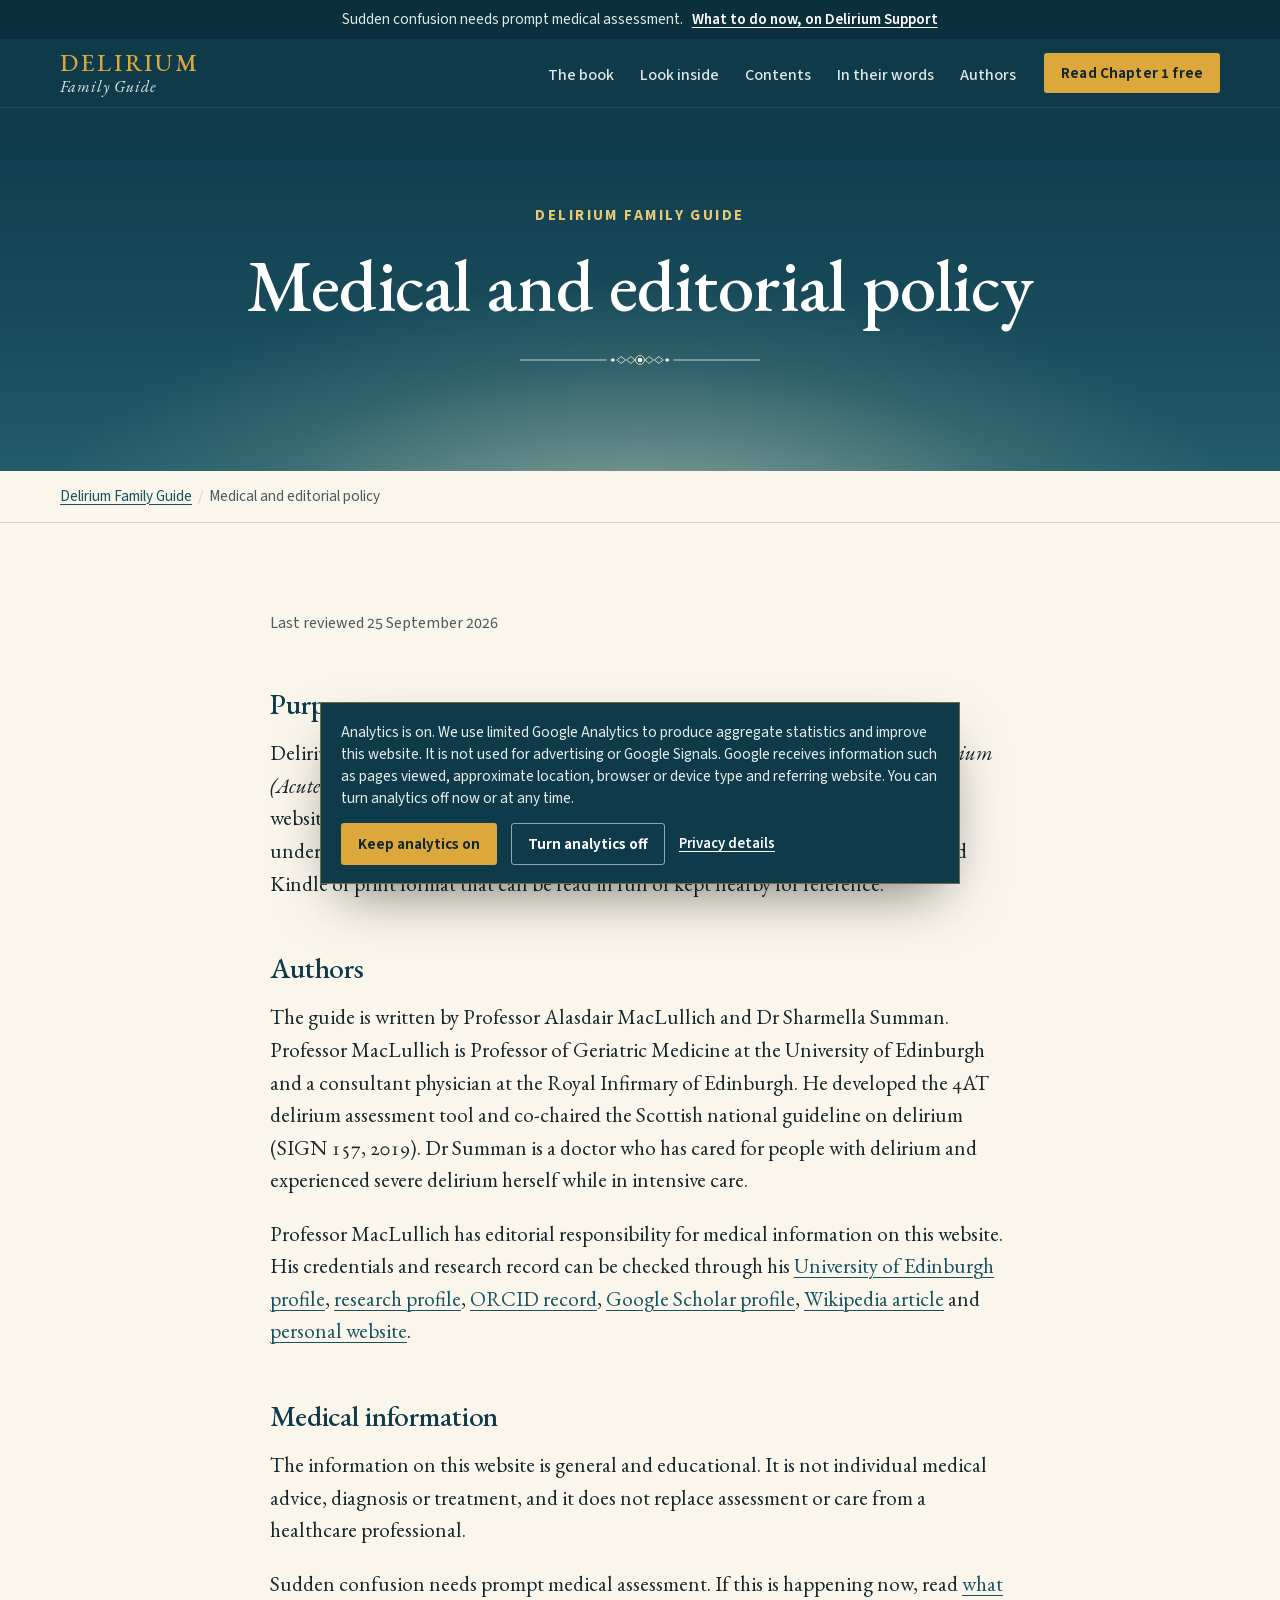
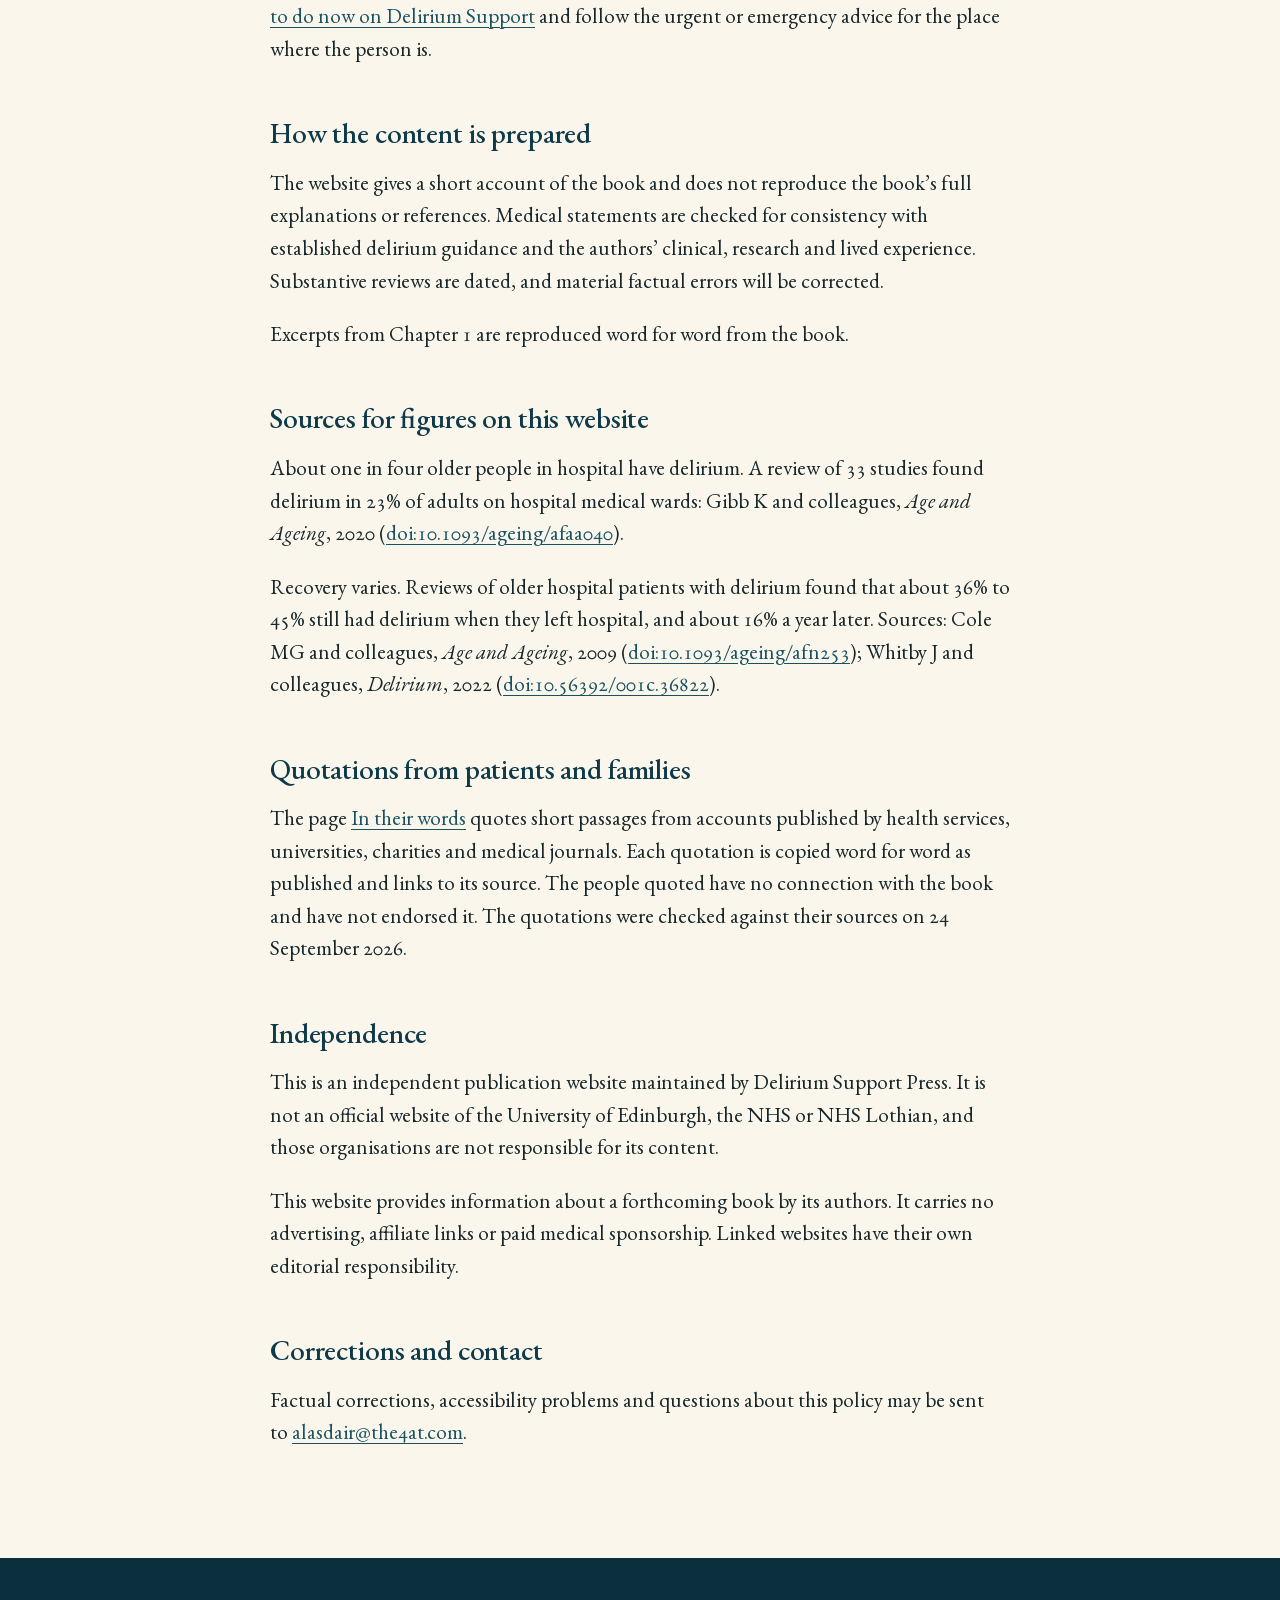
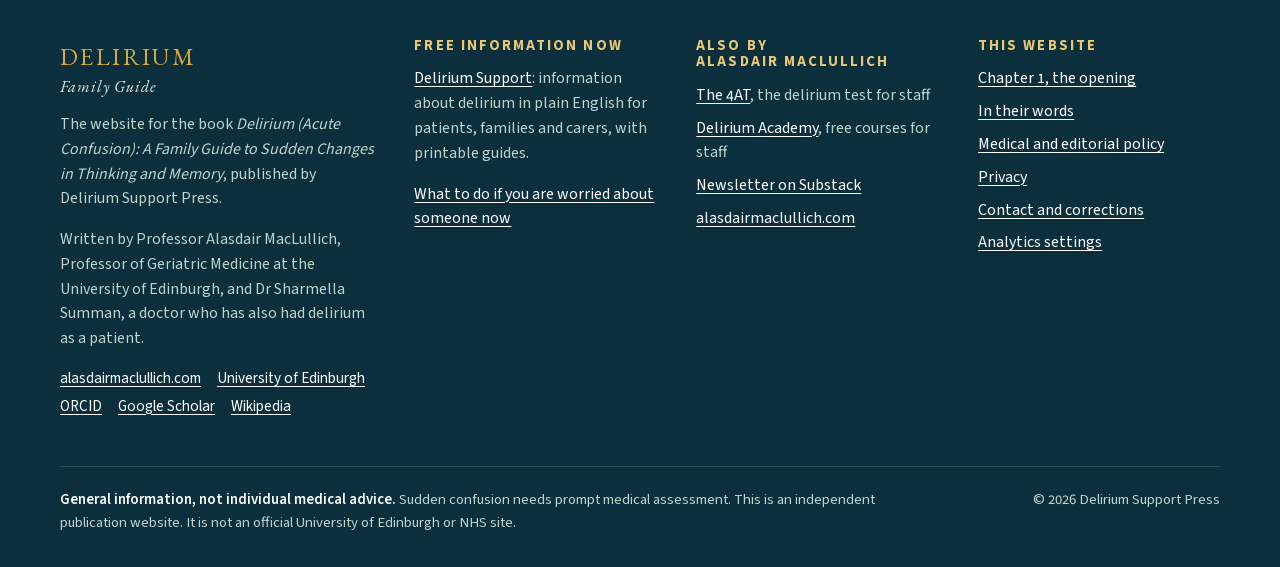
<file: editorial.html>
<!DOCTYPE html>
<html lang="en-GB">
<head>
  <meta charset="utf-8">
  <meta name="viewport" content="width=device-width, initial-scale=1">
  <title>Medical and editorial policy | Delirium Family Guide</title>
  <meta name="description" content="How DeliriumFamilyGuide.com handles medical information, authorship, sources, quotations, independence and corrections.">
  <meta name="author" content="Professor Alasdair MacLullich and Dr Sharmella Summan">
  <meta name="robots" content="index,follow,max-image-preview:large,max-snippet:-1,max-video-preview:-1">
  <meta name="theme-color" content="#0f3a4a">
  <link rel="canonical" href="https://deliriumfamilyguide.com/editorial.html">
  <link rel="icon" href="/favicon.svg" type="image/svg+xml">
  <link rel="icon" href="/favicon.ico" sizes="32x32">
  <link rel="apple-touch-icon" href="/apple-touch-icon.png">
  <link rel="preload" href="/assets/fonts/eb-garamond-roman.woff2" as="font" type="font/woff2" crossorigin>
  <meta property="og:type" content="website">
  <meta property="og:locale" content="en_GB">
  <meta property="og:site_name" content="Delirium Family Guide">
  <meta property="og:title" content="Medical and editorial policy">
  <meta property="og:description" content="How DeliriumFamilyGuide.com handles medical information, authorship, sources, quotations, independence and corrections.">
  <meta property="og:url" content="https://deliriumfamilyguide.com/editorial.html">
  <meta property="og:image" content="https://deliriumfamilyguide.com/assets/og/og-home.jpg">
  <meta property="og:image:type" content="image/jpeg">
  <meta property="og:image:width" content="1200">
  <meta property="og:image:height" content="630">
  <meta property="og:image:alt" content="The cover of Delirium (Acute Confusion): A Family Guide to Sudden Changes in Thinking and Memory">
  <meta name="twitter:card" content="summary_large_image">
  <meta name="twitter:title" content="Medical and editorial policy">
  <meta name="twitter:description" content="How DeliriumFamilyGuide.com handles medical information, authorship, sources, quotations, independence and corrections.">
  <meta name="twitter:image" content="https://deliriumfamilyguide.com/assets/og/og-home.jpg">
  <meta name="twitter:image:alt" content="The cover of Delirium (Acute Confusion): A Family Guide to Sudden Changes in Thinking and Memory">
  <link rel="stylesheet" href="/styles.css?v=20260925">
  <script src="/analytics-consent.js?v=20260925" defer></script>
  <script type="application/ld+json">
{
  "@context": "https://schema.org",
  "@graph": [
    {
      "@type": "WebPage",
      "@id": "https://deliriumfamilyguide.com/editorial.html#webpage",
      "url": "https://deliriumfamilyguide.com/editorial.html",
      "name": "Medical and editorial policy",
      "description": "How DeliriumFamilyGuide.com handles medical information, authorship, sources, quotations, independence and corrections.",
      "inLanguage": "en-GB",
      "isPartOf": {
        "@id": "https://deliriumfamilyguide.com/#website"
      },
      "about": {
        "@id": "https://deliriumfamilyguide.com/#book"
      },
      "accountablePerson": {
        "@id": "https://www.alasdairmaclullich.com/#person"
      },
      "editor": {
        "@id": "https://www.alasdairmaclullich.com/#person"
      },
      "publisher": {
        "@id": "https://deliriumfamilyguide.com/#publisher"
      },
      "dateModified": "2026-09-25",
      "breadcrumb": {
        "@id": "https://deliriumfamilyguide.com/editorial.html#breadcrumb"
      }
    },
    {
      "@type": "BreadcrumbList",
      "@id": "https://deliriumfamilyguide.com/editorial.html#breadcrumb",
      "itemListElement": [
        {
          "@type": "ListItem",
          "position": 1,
          "name": "Delirium Family Guide",
          "item": "https://deliriumfamilyguide.com/"
        },
        {
          "@type": "ListItem",
          "position": 2,
          "name": "Medical and editorial policy",
          "item": "https://deliriumfamilyguide.com/editorial.html"
        }
      ]
    },
    {
      "@type": "WebSite",
      "@id": "https://deliriumfamilyguide.com/#website",
      "url": "https://deliriumfamilyguide.com/",
      "name": "Delirium Family Guide",
      "inLanguage": "en-GB",
      "publisher": {
        "@id": "https://deliriumfamilyguide.com/#publisher"
      }
    },
    {
      "@type": "Book",
      "@id": "https://deliriumfamilyguide.com/#book",
      "name": "Delirium (Acute Confusion): A Family Guide to Sudden Changes in Thinking and Memory",
      "url": "https://deliriumfamilyguide.com/",
      "author": [
        {
          "@id": "https://www.alasdairmaclullich.com/#person"
        },
        {
          "@id": "https://deliriumfamilyguide.com/#sharmella-summan"
        }
      ],
      "publisher": {
        "@id": "https://deliriumfamilyguide.com/#publisher"
      },
      "inLanguage": "en-GB"
    },
    {
      "@type": "Person",
      "@id": "https://www.alasdairmaclullich.com/#person",
      "name": "Alasdair MacLullich",
      "alternateName": "Alasdair M. J. MacLullich",
      "honorificPrefix": "Professor",
      "givenName": "Alasdair",
      "familyName": "MacLullich",
      "jobTitle": "Professor of Geriatric Medicine",
      "description": "Professor of Geriatric Medicine at the University of Edinburgh and consultant physician at the Royal Infirmary of Edinburgh. He created the 4AT, a delirium test used in hospitals worldwide, co-founded the European Delirium Association, co-chaired the Scottish national guideline on delirium (SIGN 157, 2019) and is Editor-in-Chief of the journal Delirium.",
      "url": "https://www.alasdairmaclullich.com/",
      "image": "https://www.alasdairmaclullich.com/assets/alasdair-maclullich.jpg",
      "identifier": {
        "@type": "PropertyValue",
        "propertyID": "ORCID",
        "value": "0000-0003-3159-9370",
        "url": "https://orcid.org/0000-0003-3159-9370"
      },
      "worksFor": {
        "@type": "CollegeOrUniversity",
        "name": "The University of Edinburgh",
        "url": "https://www.ed.ac.uk/",
        "sameAs": "https://www.wikidata.org/wiki/Q160302"
      },
      "hasOccupation": {
        "@type": "Occupation",
        "name": "Geriatrician"
      },
      "knowsAbout": [
        "Delirium",
        "Geriatric medicine",
        "Delirium assessment",
        "The 4AT",
        "Dementia"
      ],
      "sameAs": [
        "https://www.alasdairmaclullich.com/",
        "https://orcid.org/0000-0003-3159-9370",
        "https://edwebprofiles.ed.ac.uk/profile/alasdair-maclullich",
        "https://www.research.ed.ac.uk/en/persons/alasdair-maclullich/",
        "https://scholar.google.com/citations?user=MXvw7UIAAAAJ&hl=en",
        "https://www.scopus.com/authid/detail.uri?authorId=6603279159",
        "https://openalex.org/A5066168427",
        "https://isni.org/isni/0000000436806321",
        "https://id.loc.gov/authorities/names/n2014188024",
        "https://www.wikidata.org/wiki/Q48288045",
        "https://en.wikipedia.org/wiki/Alasdair_MacLullich",
        "https://www.linkedin.com/in/amaclullich/",
        "https://x.com/A_MacLullich",
        "https://bsky.app/profile/amaclullich.bsky.social",
        "https://substack.com/@alasdairmaclullich"
      ]
    },
    {
      "@type": "Person",
      "@id": "https://deliriumfamilyguide.com/#sharmella-summan",
      "name": "Sharmella Summan",
      "honorificPrefix": "Dr",
      "jobTitle": "Doctor",
      "description": "A doctor who has worked in hospitals and general practice and now works in a hospice. She has cared for many people with delirium and has experienced delirium herself as a patient.",
      "knowsAbout": [
        "Delirium"
      ]
    },
    {
      "@type": "Organization",
      "@id": "https://deliriumfamilyguide.com/#publisher",
      "name": "Delirium Support Press",
      "url": "https://deliriumfamilyguide.com/",
      "email": "alasdair@the4at.com",
      "publishingPrinciples": "https://deliriumfamilyguide.com/editorial.html"
    }
  ]
}
  </script>
</head>
<body class="inner">
  <a class="skip-link" href="#main">Skip to the main content</a>

  <aside class="alert-bar" aria-label="Urgent help">
    <p><span>Sudden confusion needs prompt medical assessment.</span> <a href="https://deliriumsupport.com/get-help-now/">What to do now, on Delirium Support</a></p>
  </aside>

  <header class="site-header">
    <div class="wrap header-inner">
      <a class="wordmark" href="/" aria-label="Delirium Family Guide, home">
        <span class="wordmark-main">Delirium</span>
        <span class="wordmark-sub">Family Guide</span>
      </a>
      <nav class="nav-main" aria-label="Main">
        <ul>
          <li><a href="/#book">The book</a></li>
          <li><a href="/chapter-1/">Look inside</a></li>
          <li><a href="/#contents">Contents</a></li>
          <li><a href="/voices/">In their words</a></li>
          <li><a href="/#authors">Authors</a></li>
        </ul>
      </nav>
      <a class="btn btn-gold btn-small header-cta" href="/#free-chapter">Read Chapter 1 free</a>
      <details class="nav-menu">
        <summary><span class="menu-icon" aria-hidden="true"></span><span class="menu-label">Menu</span></summary>
        <nav aria-label="Main, small screens">
          <ul>
            <li><a href="/#book">The book</a></li>
            <li><a href="/chapter-1/">Look inside: Chapter 1</a></li>
            <li><a href="/#contents">Contents</a></li>
            <li><a href="/voices/">In their words</a></li>
            <li><a href="/#authors">Authors</a></li>
            <li><a href="/#newsletter">Newsletter</a></li>
            <li><a href="/#free-chapter">Read Chapter 1 free</a></li>
          </ul>
        </nav>
      </details>
    </div>
  </header>

  <main id="main" tabindex="-1">
    <section class="page-hero" aria-labelledby="page-title">
      <div class="wrap page-hero-inner">
        <p class="eyebrow">Delirium Family Guide</p>
        <h1 id="page-title">Medical and editorial policy</h1>
        <svg class="ornament" viewBox="0 0 300 20" aria-hidden="true" focusable="false"><use href="#ornament"></use></svg>
      </div>
    </section>
    <nav class="breadcrumb" aria-label="Breadcrumb">
      <div class="wrap">
        <ol>
          <li><a href="/">Delirium Family Guide</a></li>
          <li><span aria-current="page">Medical and editorial policy</span></li>
        </ol>
      </div>
    </nav>
    <div class="wrap policy">
      <div class="policy-body">
        <p class="reviewed">Last reviewed <time datetime="2026-09-25">25 September 2026</time></p>

        <h2>Purpose</h2>
        <p>DeliriumFamilyGuide.com provides information about the forthcoming book <cite>Delirium (Acute Confusion): A Family Guide to Sudden Changes in Thinking and Memory</cite>. The website and the book have the same purpose: to help patients, families and carers understand delirium and respond to it. The book offers greater depth in a structured Kindle or print format that can be read in full or kept nearby for reference.</p>

        <h2>Authors</h2>
        <p>The guide is written by Professor Alasdair MacLullich and Dr Sharmella Summan. Professor MacLullich is Professor of Geriatric Medicine at the University of Edinburgh and a consultant physician at the Royal Infirmary of Edinburgh. He developed the 4AT delirium assessment tool and co-chaired the Scottish national guideline on delirium (SIGN 157, 2019). Dr Summan is a doctor who has cared for people with delirium and experienced severe delirium herself while in intensive care.</p>
        <p>Professor MacLullich has editorial responsibility for medical information on this website. His credentials and research record can be checked through his <a href="https://edwebprofiles.ed.ac.uk/profile/alasdair-maclullich">University of Edinburgh profile</a>, <a href="https://www.research.ed.ac.uk/en/persons/alasdair-maclullich/">research profile</a>, <a href="https://orcid.org/0000-0003-3159-9370">ORCID record</a>, <a href="https://scholar.google.com/citations?user=MXvw7UIAAAAJ&amp;hl=en">Google Scholar profile</a>, <a href="https://en.wikipedia.org/wiki/Alasdair_MacLullich">Wikipedia article</a> and <a href="https://www.alasdairmaclullich.com/">personal website</a>.</p>

        <h2>Medical information</h2>
        <p>The information on this website is general and educational. It is not individual medical advice, diagnosis or treatment, and it does not replace assessment or care from a healthcare professional.</p>
        <p>Sudden confusion needs prompt medical assessment. If this is happening now, read <a href="https://deliriumsupport.com/get-help-now/">what to do now on Delirium Support</a> and follow the urgent or emergency advice for the place where the person is.</p>

        <h2>How the content is prepared</h2>
        <p>The website gives a short account of the book and does not reproduce the book&rsquo;s full explanations or references. Medical statements are checked for consistency with established delirium guidance and the authors&rsquo; clinical, research and lived experience. Substantive reviews are dated, and material factual errors will be corrected.</p>
        <p>Excerpts from Chapter 1 are reproduced word for word from the book.</p>

        <h2 id="sources">Sources for figures on this website</h2>
        <p>About one in four older people in hospital have delirium. A review of 33 studies found delirium in 23% of adults on hospital medical wards: Gibb K and colleagues, <cite>Age and Ageing</cite>, 2020 (<a href="https://doi.org/10.1093/ageing/afaa040">doi:10.1093/ageing/afaa040</a>).</p>
        <p>Recovery varies. Reviews of older hospital patients with delirium found that about 36% to 45% still had delirium when they left hospital, and about 16% a year later. Sources: Cole MG and colleagues, <cite>Age and Ageing</cite>, 2009 (<a href="https://doi.org/10.1093/ageing/afn253">doi:10.1093/ageing/afn253</a>); Whitby J and colleagues, <cite>Delirium</cite>, 2022 (<a href="https://doi.org/10.56392/001c.36822">doi:10.56392/001c.36822</a>).</p>

        <h2 id="quotations">Quotations from patients and families</h2>
        <p>The page <a href="/voices/">In their words</a> quotes short passages from accounts published by health services, universities, charities and medical journals. Each quotation is copied word for word as published and links to its source. The people quoted have no connection with the book and have not endorsed it. The quotations were checked against their sources on 24 September 2026.</p>

        <h2>Independence</h2>
        <p>This is an independent publication website maintained by Delirium Support Press. It is not an official website of the University of Edinburgh, the NHS or NHS Lothian, and those organisations are not responsible for its content.</p>
        <p>This website provides information about a forthcoming book by its authors. It carries no advertising, affiliate links or paid medical sponsorship. Linked websites have their own editorial responsibility.</p>

        <h2>Corrections and contact</h2>
        <p>Factual corrections, accessibility problems and questions about this policy may be sent to <a href="mailto:alasdair@the4at.com">alasdair@the4at.com</a>.</p>
      </div>
    </div>
  </main>

  <footer class="site-footer">
    <div class="wrap footer-grid">
      <section class="footer-about" aria-labelledby="footer-about-title">
        <p class="footer-mark" id="footer-about-title">Delirium <span>Family Guide</span></p>
        <p>The website for the book <cite>Delirium (Acute Confusion): A Family Guide to Sudden Changes in Thinking and Memory</cite>, published by Delirium Support Press.</p>
        <p>Written by Professor Alasdair MacLullich, Professor of Geriatric Medicine at the University of Edinburgh, and Dr Sharmella Summan, a doctor who has also had delirium as a patient.</p>
        <ul class="footer-profiles">
          <li><a href="https://www.alasdairmaclullich.com/" rel="author">alasdairmaclullich.com</a></li>
          <li><a href="https://edwebprofiles.ed.ac.uk/profile/alasdair-maclullich">University of Edinburgh</a></li>
          <li><a href="https://orcid.org/0000-0003-3159-9370">ORCID</a></li>
          <li><a href="https://scholar.google.com/citations?user=MXvw7UIAAAAJ&amp;hl=en">Google Scholar</a></li>
          <li><a href="https://en.wikipedia.org/wiki/Alasdair_MacLullich">Wikipedia</a></li>
        </ul>
      </section>
      <section aria-labelledby="footer-now-title">
        <h2 class="footer-heading" id="footer-now-title">Free information now</h2>
        <p><a href="https://deliriumsupport.com/">Delirium Support</a>: information about delirium in plain English for patients, families and carers, with printable guides.</p>
        <p><a href="https://deliriumsupport.com/get-help-now/">What to do if you are worried about someone now</a></p>
      </section>
      <nav aria-labelledby="footer-more-title">
        <h2 class="footer-heading" id="footer-more-title">Also by Alasdair MacLullich</h2>
        <ul class="footer-links">
          <li><a href="https://www.the4at.com/">The 4AT</a>, the delirium test for staff</li>
          <li><a href="https://deliriumacademy.com/">Delirium Academy</a>, free courses for staff</li>
          <li><a href="https://alasdairmaclullich.substack.com/">Newsletter on Substack</a></li>
          <li><a href="https://www.alasdairmaclullich.com/">alasdairmaclullich.com</a></li>
        </ul>
      </nav>
      <nav aria-labelledby="footer-site-title">
        <h2 class="footer-heading" id="footer-site-title">This website</h2>
        <ul class="footer-links">
          <li><a href="/chapter-1/">Chapter 1, the opening</a></li>
          <li><a href="/voices/">In their words</a></li>
          <li><a href="/editorial.html">Medical and editorial policy</a></li>
          <li><a href="/privacy.html">Privacy</a></li>
          <li><a href="mailto:alasdair@the4at.com">Contact and corrections</a></li>
          <li><button class="analytics-settings-trigger" type="button" data-analytics-settings>Analytics settings</button></li>
        </ul>
      </nav>
    </div>
    <div class="wrap footer-base">
      <p><strong>General information, not individual medical advice.</strong> Sudden confusion needs prompt medical assessment. This is an independent publication website. It is not an official University of Edinburgh or NHS site.</p>
      <p>&copy; 2026 Delirium Support Press</p>
    </div>
  </footer>

  <svg class="svg-defs" aria-hidden="true" focusable="false" width="0" height="0">
    <symbol id="ornament" viewBox="0 0 300 20">
      <path d="M0 10H108M192 10H300" fill="none" stroke="currentColor" stroke-width="1"/>
      <path d="M113 10l3-2.6 3 2.6-3 2.6z" fill="currentColor"/>
      <path d="M121 10l5.5-4.2 5.5 4.2-5.5 4.2zM133 10l5.5-4.2 5.5 4.2-5.5 4.2zM156 10l5.5-4.2 5.5 4.2-5.5 4.2zM168 10l5.5-4.2 5.5 4.2-5.5 4.2z" fill="none" stroke="currentColor" stroke-width="1"/>
      <circle cx="150" cy="10" r="5.6" fill="none" stroke="currentColor" stroke-width="1"/>
      <circle cx="150" cy="10" r="2.9" fill="currentColor"/>
      <path d="M181 10l3-2.6 3 2.6-3 2.6z" fill="currentColor"/>
    </symbol>
  </svg>
</body>
</html>
</file>
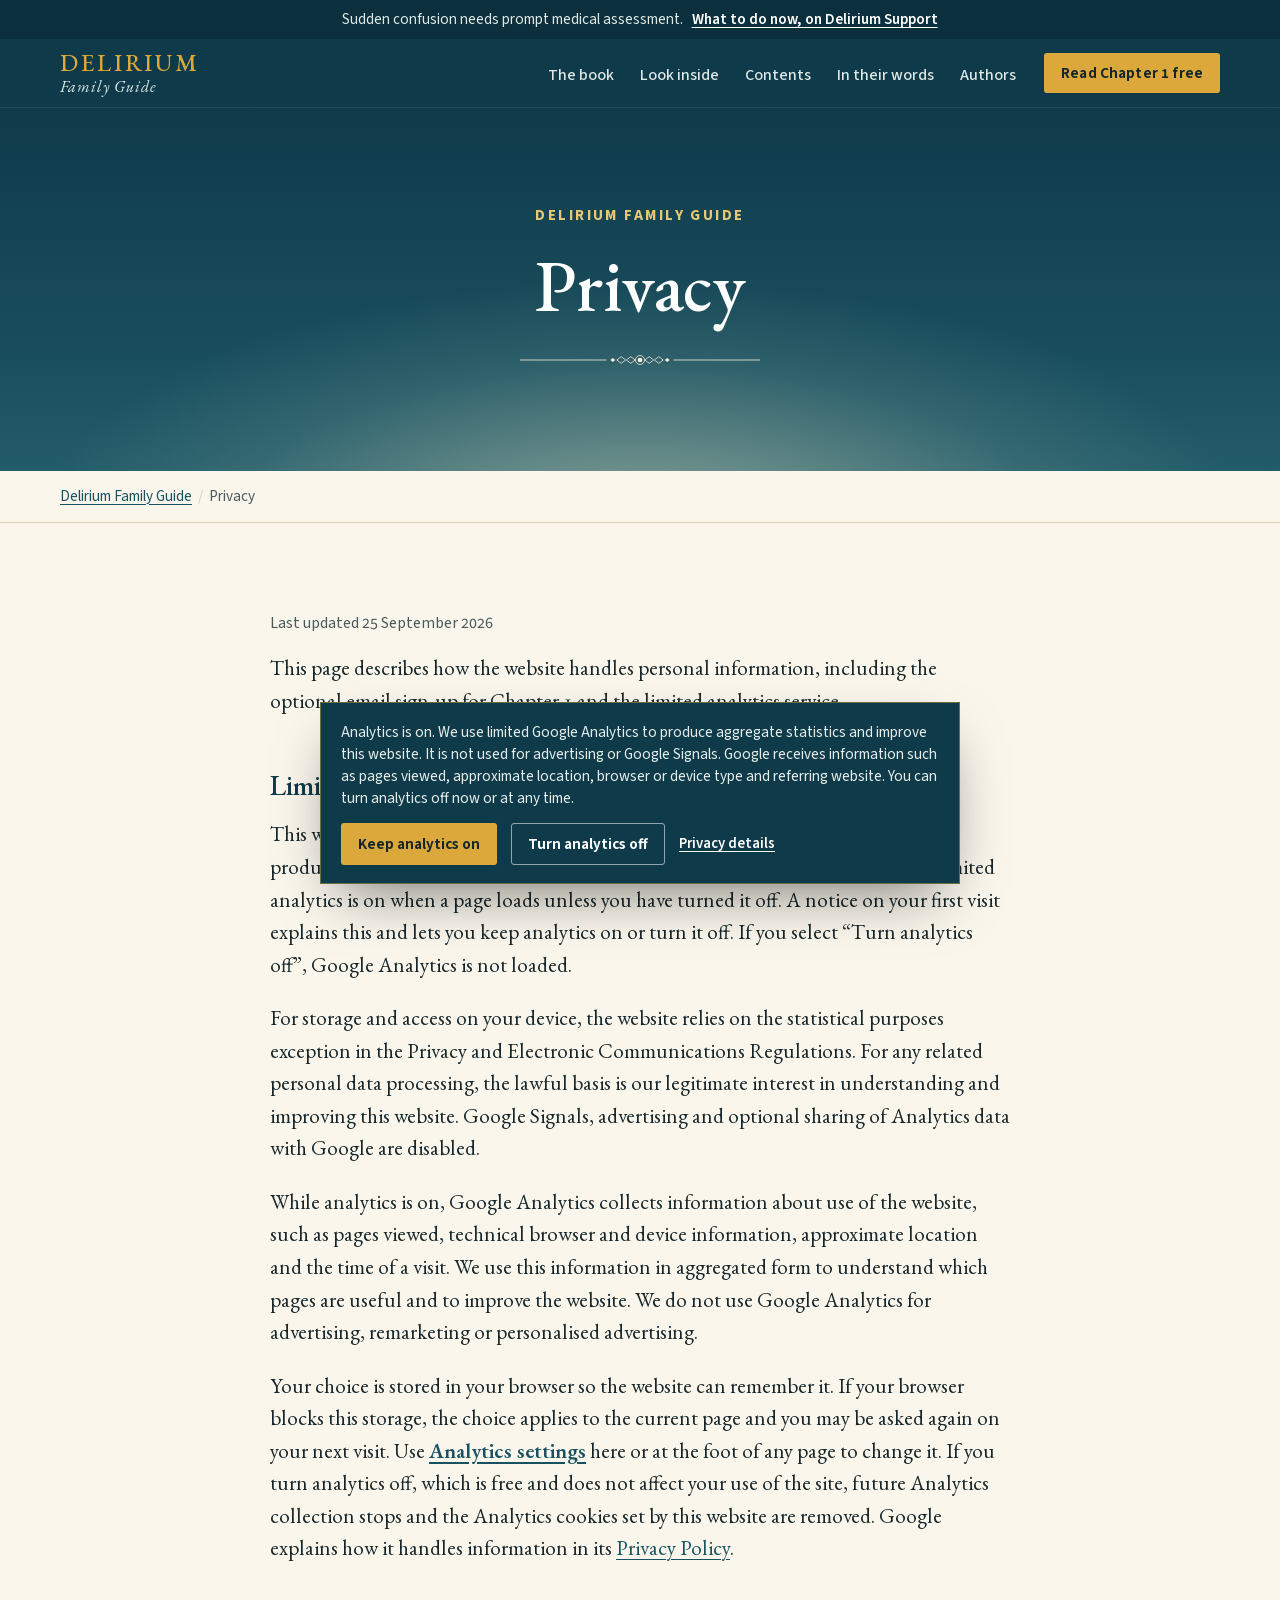
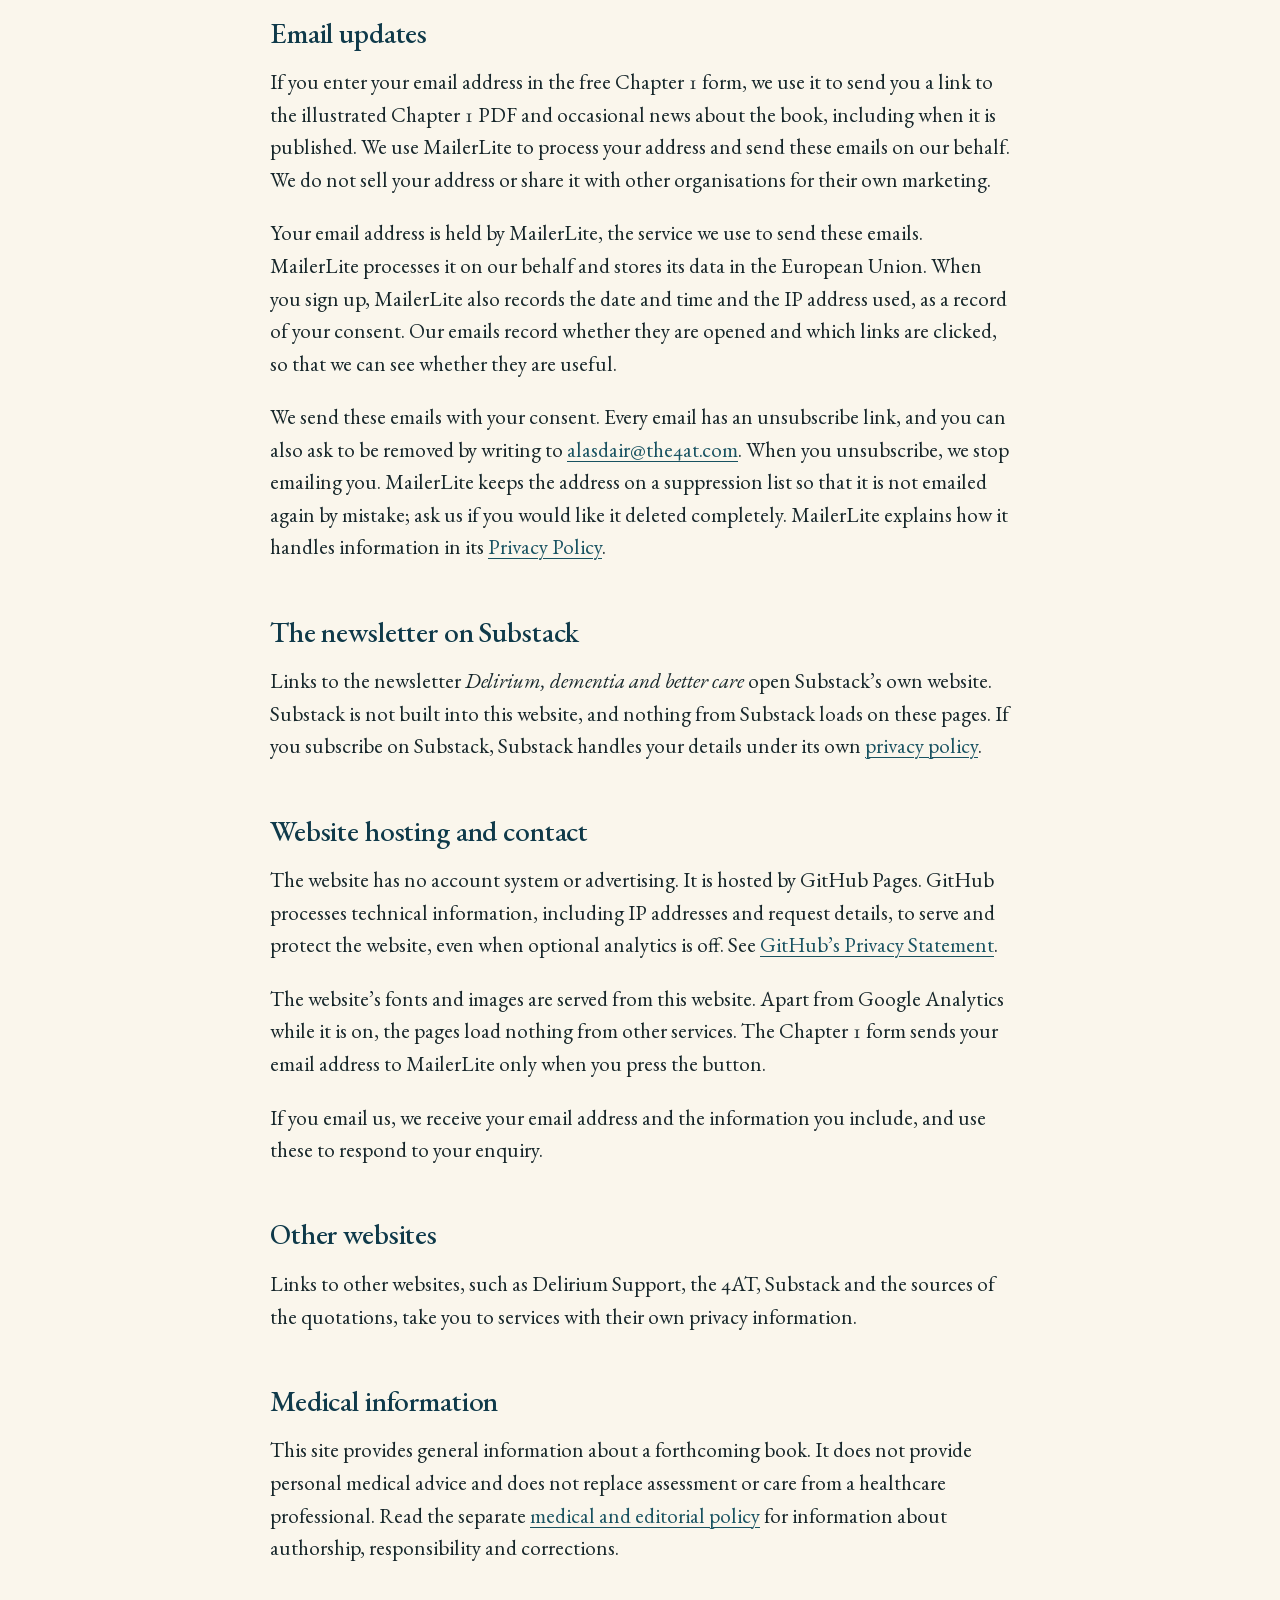
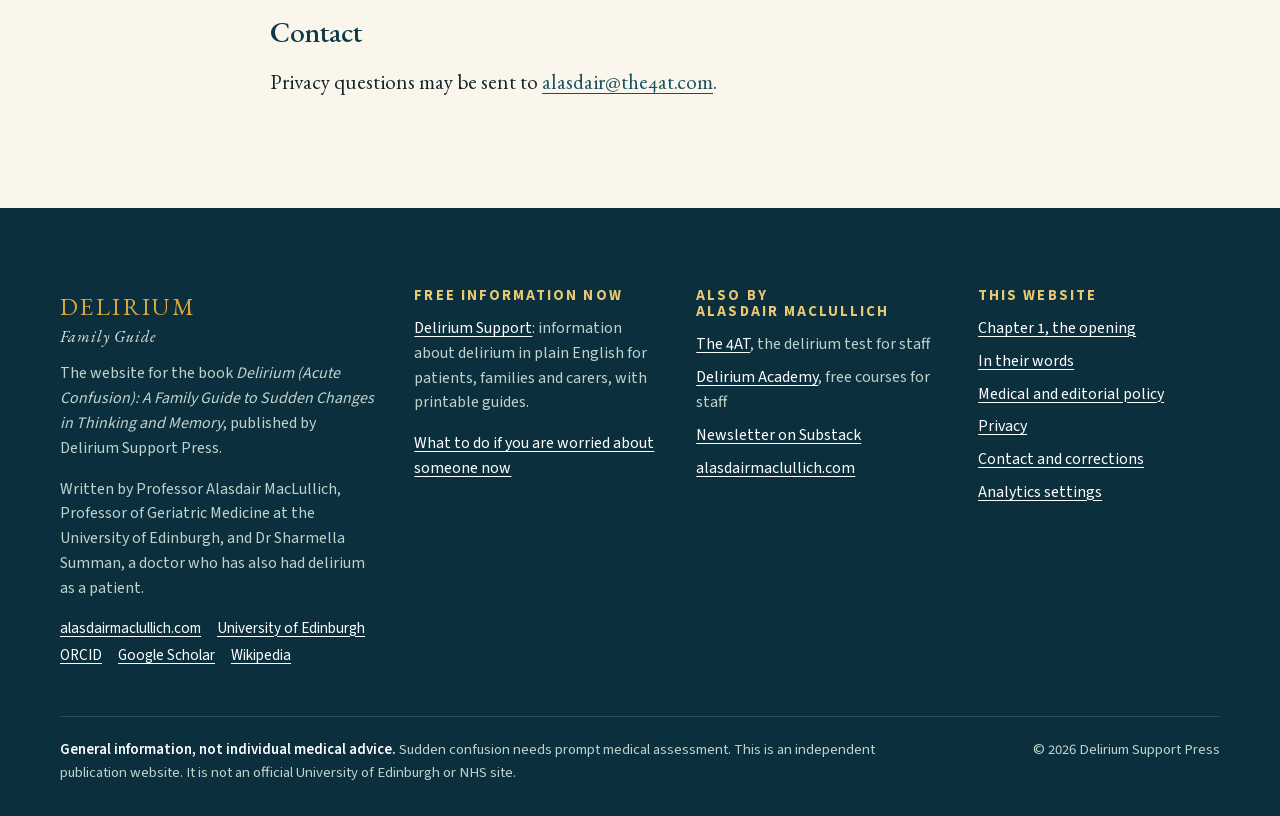
<file: privacy.html>
<!DOCTYPE html>
<html lang="en-GB">
<head>
  <meta charset="utf-8">
  <meta name="viewport" content="width=device-width, initial-scale=1">
  <title>Privacy | Delirium Family Guide</title>
  <meta name="description" content="How DeliriumFamilyGuide.com handles personal information: limited analytics, the Chapter 1 email sign-up, hosting and links to other websites.">
  <meta name="author" content="Professor Alasdair MacLullich and Dr Sharmella Summan">
  <meta name="robots" content="index,follow,max-image-preview:large,max-snippet:-1,max-video-preview:-1">
  <meta name="theme-color" content="#0f3a4a">
  <link rel="canonical" href="https://deliriumfamilyguide.com/privacy.html">
  <link rel="icon" href="/favicon.svg" type="image/svg+xml">
  <link rel="icon" href="/favicon.ico" sizes="32x32">
  <link rel="apple-touch-icon" href="/apple-touch-icon.png">
  <link rel="preload" href="/assets/fonts/eb-garamond-roman.woff2" as="font" type="font/woff2" crossorigin>
  <meta property="og:type" content="website">
  <meta property="og:locale" content="en_GB">
  <meta property="og:site_name" content="Delirium Family Guide">
  <meta property="og:title" content="Privacy">
  <meta property="og:description" content="How DeliriumFamilyGuide.com handles personal information: limited analytics, the Chapter 1 email sign-up, hosting and links to other websites.">
  <meta property="og:url" content="https://deliriumfamilyguide.com/privacy.html">
  <meta property="og:image" content="https://deliriumfamilyguide.com/assets/og/og-home.jpg">
  <meta property="og:image:type" content="image/jpeg">
  <meta property="og:image:width" content="1200">
  <meta property="og:image:height" content="630">
  <meta property="og:image:alt" content="The cover of Delirium (Acute Confusion): A Family Guide to Sudden Changes in Thinking and Memory">
  <meta name="twitter:card" content="summary_large_image">
  <meta name="twitter:title" content="Privacy">
  <meta name="twitter:description" content="How DeliriumFamilyGuide.com handles personal information: limited analytics, the Chapter 1 email sign-up, hosting and links to other websites.">
  <meta name="twitter:image" content="https://deliriumfamilyguide.com/assets/og/og-home.jpg">
  <meta name="twitter:image:alt" content="The cover of Delirium (Acute Confusion): A Family Guide to Sudden Changes in Thinking and Memory">
  <link rel="stylesheet" href="/styles.css?v=20260925">
  <script src="/analytics-consent.js?v=20260925" defer></script>
  <script type="application/ld+json">
{
  "@context": "https://schema.org",
  "@graph": [
    {
      "@type": "WebPage",
      "@id": "https://deliriumfamilyguide.com/privacy.html#webpage",
      "url": "https://deliriumfamilyguide.com/privacy.html",
      "name": "Privacy",
      "description": "How DeliriumFamilyGuide.com handles personal information: limited analytics, the Chapter 1 email sign-up, hosting and links to other websites.",
      "inLanguage": "en-GB",
      "isPartOf": {
        "@id": "https://deliriumfamilyguide.com/#website"
      },
      "about": {
        "@id": "https://deliriumfamilyguide.com/#book"
      },
      "accountablePerson": {
        "@id": "https://www.alasdairmaclullich.com/#person"
      },
      "editor": {
        "@id": "https://www.alasdairmaclullich.com/#person"
      },
      "publisher": {
        "@id": "https://deliriumfamilyguide.com/#publisher"
      },
      "dateModified": "2026-09-25",
      "breadcrumb": {
        "@id": "https://deliriumfamilyguide.com/privacy.html#breadcrumb"
      }
    },
    {
      "@type": "BreadcrumbList",
      "@id": "https://deliriumfamilyguide.com/privacy.html#breadcrumb",
      "itemListElement": [
        {
          "@type": "ListItem",
          "position": 1,
          "name": "Delirium Family Guide",
          "item": "https://deliriumfamilyguide.com/"
        },
        {
          "@type": "ListItem",
          "position": 2,
          "name": "Privacy",
          "item": "https://deliriumfamilyguide.com/privacy.html"
        }
      ]
    },
    {
      "@type": "WebSite",
      "@id": "https://deliriumfamilyguide.com/#website",
      "url": "https://deliriumfamilyguide.com/",
      "name": "Delirium Family Guide",
      "inLanguage": "en-GB",
      "publisher": {
        "@id": "https://deliriumfamilyguide.com/#publisher"
      }
    },
    {
      "@type": "Book",
      "@id": "https://deliriumfamilyguide.com/#book",
      "name": "Delirium (Acute Confusion): A Family Guide to Sudden Changes in Thinking and Memory",
      "url": "https://deliriumfamilyguide.com/",
      "author": [
        {
          "@id": "https://www.alasdairmaclullich.com/#person"
        },
        {
          "@id": "https://deliriumfamilyguide.com/#sharmella-summan"
        }
      ],
      "publisher": {
        "@id": "https://deliriumfamilyguide.com/#publisher"
      },
      "inLanguage": "en-GB"
    },
    {
      "@type": "Person",
      "@id": "https://www.alasdairmaclullich.com/#person",
      "name": "Alasdair MacLullich",
      "alternateName": "Alasdair M. J. MacLullich",
      "honorificPrefix": "Professor",
      "givenName": "Alasdair",
      "familyName": "MacLullich",
      "jobTitle": "Professor of Geriatric Medicine",
      "description": "Professor of Geriatric Medicine at the University of Edinburgh and consultant physician at the Royal Infirmary of Edinburgh. He created the 4AT, a delirium test used in hospitals worldwide, co-founded the European Delirium Association, co-chaired the Scottish national guideline on delirium (SIGN 157, 2019) and is Editor-in-Chief of the journal Delirium.",
      "url": "https://www.alasdairmaclullich.com/",
      "image": "https://www.alasdairmaclullich.com/assets/alasdair-maclullich.jpg",
      "identifier": {
        "@type": "PropertyValue",
        "propertyID": "ORCID",
        "value": "0000-0003-3159-9370",
        "url": "https://orcid.org/0000-0003-3159-9370"
      },
      "worksFor": {
        "@type": "CollegeOrUniversity",
        "name": "The University of Edinburgh",
        "url": "https://www.ed.ac.uk/",
        "sameAs": "https://www.wikidata.org/wiki/Q160302"
      },
      "hasOccupation": {
        "@type": "Occupation",
        "name": "Geriatrician"
      },
      "knowsAbout": [
        "Delirium",
        "Geriatric medicine",
        "Delirium assessment",
        "The 4AT",
        "Dementia"
      ],
      "sameAs": [
        "https://www.alasdairmaclullich.com/",
        "https://orcid.org/0000-0003-3159-9370",
        "https://edwebprofiles.ed.ac.uk/profile/alasdair-maclullich",
        "https://www.research.ed.ac.uk/en/persons/alasdair-maclullich/",
        "https://scholar.google.com/citations?user=MXvw7UIAAAAJ&hl=en",
        "https://www.scopus.com/authid/detail.uri?authorId=6603279159",
        "https://openalex.org/A5066168427",
        "https://isni.org/isni/0000000436806321",
        "https://id.loc.gov/authorities/names/n2014188024",
        "https://www.wikidata.org/wiki/Q48288045",
        "https://en.wikipedia.org/wiki/Alasdair_MacLullich",
        "https://www.linkedin.com/in/amaclullich/",
        "https://x.com/A_MacLullich",
        "https://bsky.app/profile/amaclullich.bsky.social",
        "https://substack.com/@alasdairmaclullich"
      ]
    },
    {
      "@type": "Person",
      "@id": "https://deliriumfamilyguide.com/#sharmella-summan",
      "name": "Sharmella Summan",
      "honorificPrefix": "Dr",
      "jobTitle": "Doctor",
      "description": "A doctor who has worked in hospitals and general practice and now works in a hospice. She has cared for many people with delirium and has experienced delirium herself as a patient.",
      "knowsAbout": [
        "Delirium"
      ]
    },
    {
      "@type": "Organization",
      "@id": "https://deliriumfamilyguide.com/#publisher",
      "name": "Delirium Support Press",
      "url": "https://deliriumfamilyguide.com/",
      "email": "alasdair@the4at.com",
      "publishingPrinciples": "https://deliriumfamilyguide.com/editorial.html"
    }
  ]
}
  </script>
</head>
<body class="inner">
  <a class="skip-link" href="#main">Skip to the main content</a>

  <aside class="alert-bar" aria-label="Urgent help">
    <p><span>Sudden confusion needs prompt medical assessment.</span> <a href="https://deliriumsupport.com/get-help-now/">What to do now, on Delirium Support</a></p>
  </aside>

  <header class="site-header">
    <div class="wrap header-inner">
      <a class="wordmark" href="/" aria-label="Delirium Family Guide, home">
        <span class="wordmark-main">Delirium</span>
        <span class="wordmark-sub">Family Guide</span>
      </a>
      <nav class="nav-main" aria-label="Main">
        <ul>
          <li><a href="/#book">The book</a></li>
          <li><a href="/chapter-1/">Look inside</a></li>
          <li><a href="/#contents">Contents</a></li>
          <li><a href="/voices/">In their words</a></li>
          <li><a href="/#authors">Authors</a></li>
        </ul>
      </nav>
      <a class="btn btn-gold btn-small header-cta" href="/#free-chapter">Read Chapter 1 free</a>
      <details class="nav-menu">
        <summary><span class="menu-icon" aria-hidden="true"></span><span class="menu-label">Menu</span></summary>
        <nav aria-label="Main, small screens">
          <ul>
            <li><a href="/#book">The book</a></li>
            <li><a href="/chapter-1/">Look inside: Chapter 1</a></li>
            <li><a href="/#contents">Contents</a></li>
            <li><a href="/voices/">In their words</a></li>
            <li><a href="/#authors">Authors</a></li>
            <li><a href="/#newsletter">Newsletter</a></li>
            <li><a href="/#free-chapter">Read Chapter 1 free</a></li>
          </ul>
        </nav>
      </details>
    </div>
  </header>

  <main id="main" tabindex="-1">
    <section class="page-hero" aria-labelledby="page-title">
      <div class="wrap page-hero-inner">
        <p class="eyebrow">Delirium Family Guide</p>
        <h1 id="page-title">Privacy</h1>
        <svg class="ornament" viewBox="0 0 300 20" aria-hidden="true" focusable="false"><use href="#ornament"></use></svg>
      </div>
    </section>
    <nav class="breadcrumb" aria-label="Breadcrumb">
      <div class="wrap">
        <ol>
          <li><a href="/">Delirium Family Guide</a></li>
          <li><span aria-current="page">Privacy</span></li>
        </ol>
      </div>
    </nav>
    <div class="wrap policy">
      <div class="policy-body">
        <p class="reviewed">Last updated <time datetime="2026-09-25">25 September 2026</time></p>
        <p>This page describes how the website handles personal information, including the optional email sign-up for Chapter 1 and the limited analytics service.</p>

        <h2>Limited analytics</h2>
        <p>This website uses Google Analytics 4, measurement ID G-HEXFX95CM1, only to produce statistical information about how the website is used and to improve it. Limited analytics is on when a page loads unless you have turned it off. A notice on your first visit explains this and lets you keep analytics on or turn it off. If you select &ldquo;Turn analytics off&rdquo;, Google Analytics is not loaded.</p>
        <p>For storage and access on your device, the website relies on the statistical purposes exception in the Privacy and Electronic Communications Regulations. For any related personal data processing, the lawful basis is our legitimate interest in understanding and improving this website. Google Signals, advertising and optional sharing of Analytics data with Google are disabled.</p>
        <p>While analytics is on, Google Analytics collects information about use of the website, such as pages viewed, technical browser and device information, approximate location and the time of a visit. We use this information in aggregated form to understand which pages are useful and to improve the website. We do not use Google Analytics for advertising, remarketing or personalised advertising.</p>
        <p>Your choice is stored in your browser so the website can remember it. If your browser blocks this storage, the choice applies to the current page and you may be asked again on your next visit. Use <button class="analytics-settings-trigger" type="button" data-analytics-settings>Analytics settings</button> here or at the foot of any page to change it. If you turn analytics off, which is free and does not affect your use of the site, future Analytics collection stops and the Analytics cookies set by this website are removed. Google explains how it handles information in its <a href="https://policies.google.com/privacy">Privacy Policy</a>.</p>

        <h2 id="email-updates">Email updates</h2>
        <p>If you enter your email address in the free Chapter 1 form, we use it to send you a link to the illustrated Chapter 1 PDF and occasional news about the book, including when it is published. We use MailerLite to process your address and send these emails on our behalf. We do not sell your address or share it with other organisations for their own marketing.</p>
        <p>Your email address is held by MailerLite, the service we use to send these emails. MailerLite processes it on our behalf and stores its data in the European Union. When you sign up, MailerLite also records the date and time and the IP address used, as a record of your consent. Our emails record whether they are opened and which links are clicked, so that we can see whether they are useful.</p>
        <p>We send these emails with your consent. Every email has an unsubscribe link, and you can also ask to be removed by writing to <a href="mailto:alasdair@the4at.com">alasdair@the4at.com</a>. When you unsubscribe, we stop emailing you. MailerLite keeps the address on a suppression list so that it is not emailed again by mistake; ask us if you would like it deleted completely. MailerLite explains how it handles information in its <a href="https://www.mailerlite.com/legal/privacy-policy">Privacy Policy</a>.</p>

        <h2 id="newsletter">The newsletter on Substack</h2>
        <p>Links to the newsletter <cite>Delirium, dementia and better care</cite> open Substack&rsquo;s own website. Substack is not built into this website, and nothing from Substack loads on these pages. If you subscribe on Substack, Substack handles your details under its own <a href="https://substack.com/privacy">privacy policy</a>.</p>

        <h2>Website hosting and contact</h2>
        <p>The website has no account system or advertising. It is hosted by GitHub Pages. GitHub processes technical information, including IP addresses and request details, to serve and protect the website, even when optional analytics is off. See <a href="https://docs.github.com/en/site-policy/privacy-policies/github-general-privacy-statement">GitHub&rsquo;s Privacy Statement</a>.</p>
        <p>The website&rsquo;s fonts and images are served from this website. Apart from Google Analytics while it is on, the pages load nothing from other services. The Chapter 1 form sends your email address to MailerLite only when you press the button.</p>
        <p>If you email us, we receive your email address and the information you include, and use these to respond to your enquiry.</p>

        <h2>Other websites</h2>
        <p>Links to other websites, such as Delirium Support, the 4AT, Substack and the sources of the quotations, take you to services with their own privacy information.</p>

        <h2>Medical information</h2>
        <p>This site provides general information about a forthcoming book. It does not provide personal medical advice and does not replace assessment or care from a healthcare professional. Read the separate <a href="/editorial.html">medical and editorial policy</a> for information about authorship, responsibility and corrections.</p>

        <h2>Contact</h2>
        <p>Privacy questions may be sent to <a href="mailto:alasdair@the4at.com">alasdair@the4at.com</a>.</p>
      </div>
    </div>
  </main>

  <footer class="site-footer">
    <div class="wrap footer-grid">
      <section class="footer-about" aria-labelledby="footer-about-title">
        <p class="footer-mark" id="footer-about-title">Delirium <span>Family Guide</span></p>
        <p>The website for the book <cite>Delirium (Acute Confusion): A Family Guide to Sudden Changes in Thinking and Memory</cite>, published by Delirium Support Press.</p>
        <p>Written by Professor Alasdair MacLullich, Professor of Geriatric Medicine at the University of Edinburgh, and Dr Sharmella Summan, a doctor who has also had delirium as a patient.</p>
        <ul class="footer-profiles">
          <li><a href="https://www.alasdairmaclullich.com/" rel="author">alasdairmaclullich.com</a></li>
          <li><a href="https://edwebprofiles.ed.ac.uk/profile/alasdair-maclullich">University of Edinburgh</a></li>
          <li><a href="https://orcid.org/0000-0003-3159-9370">ORCID</a></li>
          <li><a href="https://scholar.google.com/citations?user=MXvw7UIAAAAJ&amp;hl=en">Google Scholar</a></li>
          <li><a href="https://en.wikipedia.org/wiki/Alasdair_MacLullich">Wikipedia</a></li>
        </ul>
      </section>
      <section aria-labelledby="footer-now-title">
        <h2 class="footer-heading" id="footer-now-title">Free information now</h2>
        <p><a href="https://deliriumsupport.com/">Delirium Support</a>: information about delirium in plain English for patients, families and carers, with printable guides.</p>
        <p><a href="https://deliriumsupport.com/get-help-now/">What to do if you are worried about someone now</a></p>
      </section>
      <nav aria-labelledby="footer-more-title">
        <h2 class="footer-heading" id="footer-more-title">Also by Alasdair MacLullich</h2>
        <ul class="footer-links">
          <li><a href="https://www.the4at.com/">The 4AT</a>, the delirium test for staff</li>
          <li><a href="https://deliriumacademy.com/">Delirium Academy</a>, free courses for staff</li>
          <li><a href="https://alasdairmaclullich.substack.com/">Newsletter on Substack</a></li>
          <li><a href="https://www.alasdairmaclullich.com/">alasdairmaclullich.com</a></li>
        </ul>
      </nav>
      <nav aria-labelledby="footer-site-title">
        <h2 class="footer-heading" id="footer-site-title">This website</h2>
        <ul class="footer-links">
          <li><a href="/chapter-1/">Chapter 1, the opening</a></li>
          <li><a href="/voices/">In their words</a></li>
          <li><a href="/editorial.html">Medical and editorial policy</a></li>
          <li><a href="/privacy.html">Privacy</a></li>
          <li><a href="mailto:alasdair@the4at.com">Contact and corrections</a></li>
          <li><button class="analytics-settings-trigger" type="button" data-analytics-settings>Analytics settings</button></li>
        </ul>
      </nav>
    </div>
    <div class="wrap footer-base">
      <p><strong>General information, not individual medical advice.</strong> Sudden confusion needs prompt medical assessment. This is an independent publication website. It is not an official University of Edinburgh or NHS site.</p>
      <p>&copy; 2026 Delirium Support Press</p>
    </div>
  </footer>

  <svg class="svg-defs" aria-hidden="true" focusable="false" width="0" height="0">
    <symbol id="ornament" viewBox="0 0 300 20">
      <path d="M0 10H108M192 10H300" fill="none" stroke="currentColor" stroke-width="1"/>
      <path d="M113 10l3-2.6 3 2.6-3 2.6z" fill="currentColor"/>
      <path d="M121 10l5.5-4.2 5.5 4.2-5.5 4.2zM133 10l5.5-4.2 5.5 4.2-5.5 4.2zM156 10l5.5-4.2 5.5 4.2-5.5 4.2zM168 10l5.5-4.2 5.5 4.2-5.5 4.2z" fill="none" stroke="currentColor" stroke-width="1"/>
      <circle cx="150" cy="10" r="5.6" fill="none" stroke="currentColor" stroke-width="1"/>
      <circle cx="150" cy="10" r="2.9" fill="currentColor"/>
      <path d="M181 10l3-2.6 3 2.6-3 2.6z" fill="currentColor"/>
    </symbol>
  </svg>
</body>
</html>
</file>
<file: styles.css>
/* Delirium Family Guide
   Colours are taken from the book cover: the night teal at the top of the
   cover, the sea teal and mist around the light, the pale dawn at its centre
   and the gold of the title. Type: EB Garamond (book text and display) and
   Source Sans 3 (interface), both self-hosted under the SIL Open Font Licence. */

@font-face {
  font-family: "EB Garamond";
  src: url("/assets/fonts/eb-garamond-roman.woff2") format("woff2");
  font-weight: 400 800;
  font-style: normal;
  font-display: swap;
}

@font-face {
  font-family: "EB Garamond";
  src: url("/assets/fonts/eb-garamond-italic.woff2") format("woff2");
  font-weight: 400 800;
  font-style: italic;
  font-display: swap;
}

@font-face {
  font-family: "Source Sans 3";
  src: url("/assets/fonts/source-sans-3.woff2") format("woff2");
  font-weight: 200 900;
  font-style: normal;
  font-display: swap;
}

:root {
  --night: #0f3a4a;
  --night-2: #0b2f3c;
  --deep: #164756;
  --sea: #205865;
  --tide: #2c6570;
  --mist: #8baca3;
  --mist-text: #bfd3cd;
  --mist-pale: #dfe9e5;
  --dawn: #f1e6c6;
  --dawn-pale: #f6efdb;
  --sun: #fdf6dc;
  --gold: #dca83c;
  --gold-light: #e8c874;
  --bronze: #7a5610;
  --paper: #faf6ec;
  --paper-deep: #f1ebdd;
  --page: #fffdf7;
  --ink: #16262a;
  --ink-soft: #4a5b5e;
  --link: #185261;
  --rule: #d9cfb8;
  --error: #9b2c1f;
  --success: #1e5a3c;
  --serif: "EB Garamond", "Palatino Linotype", Palatino, "Book Antiqua", Georgia, serif;
  --sans: "Source Sans 3", -apple-system, BlinkMacSystemFont, "Segoe UI", Helvetica, Arial, sans-serif;
  --gutter: clamp(20px, 4vw, 40px);
  --focus: var(--link);
}

*,
*::before,
*::after {
  box-sizing: border-box;
}

html {
  -webkit-text-size-adjust: 100%;
  text-size-adjust: 100%;
  scroll-padding-top: 88px;
}

@media (prefers-reduced-motion: no-preference) {
  html {
    scroll-behavior: smooth;
  }
}

body {
  margin: 0;
  background: var(--paper);
  color: var(--ink);
  font-family: var(--serif);
  font-size: 1.3125rem;
  line-height: 1.55;
  font-feature-settings: "kern" 1, "liga" 1, "onum" 1;
  font-kerning: normal;
  text-rendering: optimizeLegibility;
  -webkit-font-smoothing: antialiased;
}

img,
svg {
  display: block;
  max-width: 100%;
  height: auto;
}

a {
  color: var(--link);
  text-decoration-thickness: 1px;
  text-underline-offset: 0.2em;
}

a:hover {
  color: var(--night);
  text-decoration-thickness: 2px;
}

:focus-visible {
  outline: 3px solid var(--focus);
  outline-offset: 3px;
}

h1,
h2,
h3,
h4 {
  margin: 0;
  font-family: var(--serif);
  font-weight: 500;
  line-height: 1.12;
  letter-spacing: -0.005em;
  text-wrap: balance;
}

p {
  margin: 0 0 1em;
  text-wrap: pretty;
}

cite {
  font-style: italic;
}

.wrap {
  width: min(1160px, 100% - 2 * var(--gutter));
  margin-inline: auto;
}

.visually-hidden {
  position: absolute !important;
  width: 1px;
  height: 1px;
  padding: 0;
  margin: -1px;
  overflow: hidden;
  clip: rect(0 0 0 0);
  white-space: nowrap;
  border: 0;
}

.svg-defs {
  position: absolute;
  width: 0;
  height: 0;
  overflow: hidden;
}

.skip-link {
  position: fixed;
  z-index: 100;
  top: 10px;
  left: 10px;
  padding: 10px 16px;
  color: var(--night);
  background: #fff;
  font-family: var(--sans);
  font-size: 1rem;
  font-weight: 600;
  border: 2px solid var(--gold);
  transform: translateY(-160%);
}

.skip-link:focus {
  transform: none;
}

/* Alert bar and header */

.alert-bar {
  margin: 0;
  padding: 9px var(--gutter);
  color: var(--mist-pale);
  background: var(--night-2);
  font-family: var(--sans);
  font-size: 0.95rem;
  line-height: 1.4;
  text-align: center;
  --focus: var(--gold);
}

.alert-bar p {
  margin: 0;
}

.alert-bar span {
  margin-right: 0.35em;
}

.alert-bar a {
  color: #fff;
  font-weight: 600;
}

.alert-bar a:hover {
  color: var(--gold-light);
}

.site-header {
  position: sticky;
  top: 0;
  z-index: 50;
  color: #fff;
  background: var(--night);
  border-bottom: 1px solid rgba(255, 255, 255, 0.08);
  --focus: var(--gold);
}

.header-inner {
  display: flex;
  align-items: center;
  gap: 28px;
  min-height: 68px;
}

.wordmark {
  display: inline-flex;
  flex-direction: column;
  flex-shrink: 0;
  color: #fff;
  line-height: 1;
  text-decoration: none;
}

.wordmark:hover {
  color: #fff;
}

.wordmark-main {
  color: var(--gold);
  font-size: 1.5rem;
  font-weight: 500;
  letter-spacing: 0.12em;
  text-transform: uppercase;
}

.wordmark-sub {
  margin-top: 4px;
  color: var(--mist-pale);
  font-size: 1rem;
  font-style: italic;
  letter-spacing: 0.06em;
}

.nav-main {
  margin-left: auto;
}

.nav-main ul,
.nav-menu ul {
  margin: 0;
  padding: 0;
  list-style: none;
}

.nav-main ul {
  display: flex;
  gap: 26px;
}

.nav-main a {
  color: var(--mist-pale);
  font-family: var(--sans);
  font-size: 1rem;
  font-weight: 500;
  text-decoration: none;
}

.nav-main a:hover {
  color: #fff;
  text-decoration: underline;
  text-decoration-color: var(--gold);
}

.nav-menu {
  display: none;
  position: relative;
}

.nav-menu summary {
  display: flex;
  align-items: center;
  gap: 9px;
  min-height: 44px;
  padding: 0 4px;
  color: #fff;
  font-family: var(--sans);
  font-size: 1rem;
  font-weight: 600;
  cursor: pointer;
  list-style: none;
}

.nav-menu summary::-webkit-details-marker {
  display: none;
}

.menu-icon,
.menu-icon::before,
.menu-icon::after {
  display: block;
  width: 20px;
  height: 2px;
  background: currentColor;
  border-radius: 1px;
}

.menu-icon {
  position: relative;
}

.menu-icon::before,
.menu-icon::after {
  content: "";
  position: absolute;
  left: 0;
}

.menu-icon::before {
  top: -6px;
}

.menu-icon::after {
  top: 6px;
}

.nav-menu[open] .menu-icon {
  background: transparent;
}

.nav-menu[open] .menu-icon::before {
  top: 0;
  transform: rotate(45deg);
}

.nav-menu[open] .menu-icon::after {
  top: 0;
  transform: rotate(-45deg);
}

.nav-menu nav {
  position: absolute;
  right: 0;
  top: calc(100% + 13px);
  width: min(320px, calc(100vw - 2 * var(--gutter)));
  padding: 10px 0;
  background: var(--night);
  border: 1px solid rgba(255, 255, 255, 0.12);
  box-shadow: 0 24px 48px -12px rgba(0, 0, 0, 0.45);
}

.nav-menu nav a {
  display: block;
  padding: 11px 20px;
  color: #fff;
  font-family: var(--sans);
  font-size: 1.05rem;
  text-decoration: none;
}

.nav-menu nav a:hover {
  background: rgba(255, 255, 255, 0.06);
}

/* Buttons and links */

.btn {
  display: inline-flex;
  align-items: center;
  justify-content: center;
  min-height: 50px;
  padding: 12px 24px;
  border: 1px solid transparent;
  border-radius: 3px;
  font-family: var(--sans);
  font-size: 1.05rem;
  font-weight: 650;
  line-height: 1.2;
  letter-spacing: 0.01em;
  text-align: center;
  text-decoration: none;
  cursor: pointer;
  transition: background-color 0.18s ease, color 0.18s ease, border-color 0.18s ease;
}

.btn-small {
  min-height: 40px;
  padding: 8px 16px;
  font-size: 0.95rem;
}

.btn-gold {
  color: #13262a;
  background: var(--gold);
}

.btn-gold:hover {
  color: #13262a;
  background: #ebbf5f;
  text-decoration: none;
}

.btn-ghost {
  color: #fff;
  border-color: rgba(255, 255, 255, 0.6);
}

.btn-ghost:hover {
  color: #fff;
  background: rgba(255, 255, 255, 0.1);
  border-color: #fff;
  text-decoration: none;
}

.btn-ink {
  color: #fff;
  background: var(--night);
}

.btn-ink:hover {
  color: #fff;
  background: var(--sea);
  text-decoration: none;
}

.btn:disabled {
  cursor: default;
  opacity: 0.75;
}

.link-more {
  font-family: var(--sans);
  font-size: 1.05rem;
  font-weight: 600;
  text-decoration-color: var(--gold);
  text-decoration-thickness: 2px;
  text-underline-offset: 0.3em;
}

.link-light {
  color: #fff;
}

.link-light:hover {
  color: var(--gold-light);
}

/* Ornament from the cover */

.ornament {
  width: 240px;
  height: 16px;
  margin: 0 auto;
  color: var(--dawn-pale);
}

.ornament-ink {
  color: var(--gold);
}

/* Cover */

.cover {
  position: relative;
  overflow: hidden;
  color: #fff;
  background: linear-gradient(180deg, var(--night) 0%, #124251 16%, #1a4f5e 32%, #235c69 48%, #2a636d 60%, #245b66 74%, #1b505d 88%, var(--deep) 100%);
  --focus: var(--gold);
}

.cover-sky {
  position: absolute;
  inset: 0;
  pointer-events: none;
  background-image: url("data:image/svg+xml,%3Csvg xmlns='http://www.w3.org/2000/svg' width='240' height='240'%3E%3Cfilter id='n'%3E%3CfeTurbulence type='fractalNoise' baseFrequency='0.85' numOctaves='2' stitchTiles='stitch'/%3E%3CfeColorMatrix values='0 0 0 0 1 0 0 0 0 1 0 0 0 0 1 0 0 0 0.9 0'/%3E%3C/filter%3E%3Crect width='240' height='240' filter='url(%23n)'/%3E%3C/svg%3E");
  opacity: 0.07;
  mix-blend-mode: soft-light;
}

.cover-inner {
  position: relative;
  display: grid;
  grid-template-rows: auto minmax(clamp(150px, 21vh, 280px), 1fr) auto;
  justify-items: center;
  min-height: calc(100svh - 68px - 40px);
  padding-block: clamp(26px, 4.5vh, 60px) clamp(28px, 4.5vh, 48px);
  text-align: center;
}

.cover-head {
  position: relative;
  z-index: 2;
  max-width: 980px;
}

.cover-kicker {
  margin: 0 0 14px;
  color: #fff;
  font-size: clamp(1.25rem, 2.2vw, 1.75rem);
  font-style: italic;
  letter-spacing: 0.09em;
  line-height: 1.3;
}

.cover .ornament {
  margin-bottom: clamp(18px, 3vh, 32px);
}

.cover-title {
  --t: clamp(4.1rem, min(14vw, 17vh), 9.5rem);
  display: block;
  font-weight: 500;
  line-height: 1;
}

.title-main,
.title-alt {
  display: block;
  color: var(--gold);
  text-transform: uppercase;
  letter-spacing: 0.02em;
}

.title-main {
  font-size: var(--t);
  line-height: 0.92;
  letter-spacing: 0.03em;
}

.title-alt {
  margin-top: 0.12em;
  font-size: calc(var(--t) * 0.41);
  line-height: 1;
}

.title-sub {
  display: block;
  max-width: 17em;
  margin: 0.62em auto 0;
  color: #fff;
  font-size: clamp(1.45rem, 2.7vw, 2.3rem);
  font-weight: 400;
  line-height: 1.25;
  letter-spacing: 0.015em;
  text-transform: none;
}

.cover-sun {
  position: relative;
  z-index: 1;
  width: 100%;
  pointer-events: none;
}

.cover-sun::before,
.cover-sun::after {
  content: "";
  position: absolute;
  left: 50%;
  top: 50%;
  border-radius: 50%;
  transform: translate(-50%, -50%);
}

.cover-sun::before {
  width: min(1240px, 180vw);
  height: min(600px, 240%);
  -webkit-mask-image: linear-gradient(180deg, transparent 0%, #000 26%, #000 56%, transparent 84%);
  mask-image: linear-gradient(180deg, transparent 0%, #000 26%, #000 56%, transparent 84%);
  background: radial-gradient(closest-side, rgba(250, 243, 212, 0.95) 0%, rgba(236, 226, 184, 0.84) 12%, rgba(196, 204, 170, 0.6) 28%, rgba(146, 176, 163, 0.34) 48%, rgba(100, 142, 139, 0.14) 70%, rgba(44, 101, 112, 0) 100%);
}

.cover-sun::after {
  width: 120px;
  height: 120px;
  background: radial-gradient(closest-side, #fffdf2 0%, #fff6d6 34%, rgba(253, 240, 196, 0.55) 62%, rgba(250, 236, 190, 0) 100%);
  filter: blur(1px);
}

@media (prefers-reduced-motion: no-preference) {
  .cover-sun::before {
    animation: dawn 2.6s cubic-bezier(0.22, 0.61, 0.36, 1) both;
  }

  .cover-sun::after {
    animation: dawn-core 2.6s cubic-bezier(0.22, 0.61, 0.36, 1) both;
  }
}

@keyframes dawn {
  from {
    opacity: 0.45;
    transform: translate(-50%, -38%) scale(0.92);
  }

  to {
    opacity: 1;
    transform: translate(-50%, -50%) scale(1);
  }
}

@keyframes dawn-core {
  from {
    opacity: 0.3;
    transform: translate(-50%, -20%) scale(0.8);
  }

  to {
    opacity: 1;
    transform: translate(-50%, -50%) scale(1);
  }
}

.cover-foot {
  position: relative;
  z-index: 2;
}

.cover-authors {
  margin: 0 0 22px;
  color: var(--gold-light);
  font-size: clamp(1.2rem, 2vw, 1.55rem);
  font-weight: 500;
  line-height: 1.3;
  letter-spacing: 0.07em;
  text-transform: uppercase;
}

.cover-authors span {
  display: block;
}

.cover-actions {
  display: flex;
  flex-wrap: wrap;
  justify-content: center;
  gap: 14px;
}

.cover-date {
  margin: 20px 0 0;
  color: var(--mist-pale);
  font-family: var(--sans);
  font-size: 1rem;
}

@media (max-height: 820px) and (min-width: 721px) {
  .cover-inner {
    grid-template-rows: auto minmax(120px, 1fr) auto;
  }

  .cover-kicker {
    font-size: 1.3rem;
  }

  .cover .ornament {
    margin-bottom: 14px;
  }

  .cover-authors {
    margin-bottom: 16px;
    font-size: 1.2rem;
  }

  .cover-date {
    margin-top: 12px;
  }
}

/* Sections */

.section {
  padding-block: clamp(72px, 10vw, 128px);
}

.section-head {
  max-width: 760px;
  margin: 0 auto clamp(40px, 6vw, 64px);
  text-align: center;
}

.section-head .ornament {
  margin-bottom: 22px;
}

.section-head h2,
.why h2,
.free-text h2,
.details h2,
.newsletter h2 {
  color: var(--night);
  font-size: clamp(2.3rem, 4.4vw, 3.5rem);
}

.section-intro {
  margin: 18px auto 0;
  max-width: 34em;
  color: var(--ink-soft);
  font-size: 1.3rem;
  font-style: italic;
}

.display {
  color: var(--night);
  font-size: clamp(2.2rem, 4.3vw, 3.55rem);
  line-height: 1.08;
}

.lead {
  font-size: clamp(1.4rem, 2vw, 1.62rem);
  line-height: 1.42;
}

.kicker-heading {
  color: var(--bronze);
  font-family: var(--sans);
  font-size: 1rem;
  font-weight: 700;
  letter-spacing: 0.14em;
  text-transform: uppercase;
}

.kicker-light {
  color: var(--gold-light);
}

/* The book */

.book-intro-grid {
  display: grid;
  grid-template-columns: minmax(0, 7fr) minmax(0, 5fr);
  gap: clamp(40px, 6vw, 88px);
  align-items: center;
}

.book-intro-text .display {
  max-width: 15em;
  margin-bottom: 34px;
}

.book-intro-text .lead {
  max-width: 30em;
}

.book-intro-text p {
  max-width: 34em;
}

.facts-inline {
  display: grid;
  grid-template-columns: repeat(2, minmax(0, 1fr));
  gap: 10px 32px;
  max-width: 36em;
  margin: 30px 0 0;
  padding: 26px 0 0;
  border-top: 1px solid var(--rule);
  list-style: none;
  font-family: var(--sans);
  font-size: 1.02rem;
  line-height: 1.4;
  color: var(--ink-soft);
}

.facts-inline li {
  position: relative;
  padding-left: 22px;
}

.facts-inline li::before {
  content: "";
  position: absolute;
  left: 2px;
  top: 0.48em;
  width: 7px;
  height: 7px;
  background: var(--gold);
  transform: rotate(45deg);
}

.book-object {
  margin: 0;
}

.book-object img {
  width: min(430px, 100%);
  margin: 0 auto;
  mix-blend-mode: multiply;
}

.questions {
  margin-top: clamp(72px, 9vw, 116px);
  padding-top: clamp(40px, 5vw, 56px);
  border-top: 1px solid var(--rule);
}

.questions-head {
  display: grid;
  grid-template-columns: minmax(0, 4fr) minmax(0, 8fr);
  gap: 24px clamp(40px, 6vw, 88px);
  margin-bottom: clamp(32px, 4vw, 48px);
}

.questions-head p {
  max-width: 34em;
  margin: 0;
  color: var(--ink-soft);
}

.question-list {
  display: grid;
  grid-template-columns: repeat(2, minmax(0, 1fr));
  gap: clamp(36px, 4.5vw, 56px) clamp(40px, 6vw, 88px);
  margin: 0;
  padding: 0;
  list-style: none;
}

.question-list li {
  padding-top: 22px;
  border-top: 1px solid var(--rule);
}

.q {
  margin-bottom: 14px;
  color: var(--night);
  font-size: clamp(1.8rem, 2.8vw, 2.25rem);
  font-style: italic;
  font-weight: 500;
}

.question-list p {
  font-size: 1.2rem;
  line-height: 1.55;
}

.review-note {
  max-width: 44em;
  margin: clamp(36px, 4vw, 48px) 0 0;
  padding-top: 18px;
  color: var(--ink-soft);
  border-top: 1px solid var(--rule);
  font-family: var(--sans);
  font-size: 0.98rem;
  line-height: 1.5;
}

.question-list .q-ref {
  margin: 0;
  color: var(--bronze);
  font-family: var(--sans);
  font-size: 0.98rem;
  font-weight: 600;
}

.q-ref a {
  color: var(--bronze);
}

/* The first page */

.first-page {
  background: var(--paper-deep);
  border-block: 1px solid #e6dcc6;
}

.page-spread {
  display: grid;
  grid-template-columns: minmax(0, 680px) minmax(0, 300px);
  justify-content: center;
  gap: clamp(32px, 5vw, 64px);
  align-items: start;
}

.book-page {
  position: relative;
  padding: clamp(28px, 5vw, 60px) clamp(24px, 6vw, 68px) clamp(24px, 4vw, 40px);
  background: var(--page);
  box-shadow: 0 1px 0 #e3dac5, 0 30px 60px -30px rgba(15, 58, 74, 0.35), 0 10px 20px -12px rgba(15, 58, 74, 0.18);
}

.book-page::before,
.book-page::after {
  content: "";
  position: absolute;
  inset: 0;
  z-index: -1;
  background: #fbf8ef;
  box-shadow: 0 1px 2px rgba(15, 58, 74, 0.12);
}

.book-page::before {
  transform: translate(6px, 6px) rotate(0.6deg);
}

.book-page::after {
  transform: translate(11px, 11px) rotate(1.1deg);
  background: #f7f2e6;
}

.page-runner {
  display: flex;
  justify-content: space-between;
  gap: 16px;
  margin: 0 0 clamp(26px, 4vw, 40px);
  color: var(--ink-soft);
  font-size: 1rem;
  font-variant-caps: all-small-caps;
  letter-spacing: 0.1em;
}

.page-text {
  font-size: 1.28rem;
  line-height: 1.62;
  text-align: justify;
  -webkit-hyphens: auto;
  hyphens: auto;
}

.page-text p {
  margin: 0;
}

.page-text p + p {
  text-indent: 1.5em;
}

.dropcap::first-letter {
  float: left;
  margin: 0.06em 0.09em -0.1em 0;
  color: var(--sea);
  font-size: 4.9em;
  font-weight: 500;
  line-height: 0.8;
}

.dropcap::first-line {
  font-variant-caps: small-caps;
  letter-spacing: 0.04em;
}

.page-folio {
  margin: 28px 0 0;
  color: var(--ink-soft);
  font-size: 1rem;
  text-align: center;
}

.margin-note {
  padding-top: 8px;
  font-size: 1.12rem;
  line-height: 1.5;
}

.margin-note img {
  width: 100%;
  margin-bottom: 18px;
  mix-blend-mode: multiply;
}

.note-label {
  margin: 0 0 8px;
  color: var(--bronze);
  font-family: var(--sans);
  font-size: 0.92rem;
  font-weight: 700;
  letter-spacing: 0.14em;
  text-transform: uppercase;
}

.margin-note p:last-child {
  font-style: italic;
}

.continue {
  margin: clamp(36px, 5vw, 52px) 0 0;
  text-align: center;
}

/* Why we wrote this book */

.why {
  color: #e6eeeb;
  background:
    radial-gradient(900px 520px at 88% 0%, rgba(44, 101, 112, 0.55), rgba(44, 101, 112, 0) 70%),
    var(--night);
  --focus: var(--gold);
}

.why a {
  color: #fff;
}

.why-grid {
  display: grid;
  grid-template-columns: minmax(0, 6fr) minmax(0, 5fr);
  gap: clamp(48px, 7vw, 104px);
  align-items: start;
}

.why .why-text h2 {
  margin-bottom: 30px;
  color: #fff;
}

.why .lead {
  color: #fff;
}

.why-text p {
  max-width: 32em;
}

.words {
  padding: clamp(28px, 4vw, 44px);
  border: 1px solid rgba(220, 168, 60, 0.35);
  background: rgba(8, 36, 46, 0.35);
}

.words-label {
  margin: 0 0 14px;
  color: var(--mist-text);
  font-family: var(--sans);
  font-size: 0.95rem;
  font-weight: 700;
  letter-spacing: 0.14em;
  text-transform: uppercase;
}

.words-label-gold {
  margin-top: 30px;
  color: var(--gold-light);
}

.words-list {
  margin: 0;
  padding: 0;
  list-style: none;
}

.words-list li {
  padding: 8px 0;
  color: #a9c4bd;
  font-size: clamp(1.5rem, 2.3vw, 1.85rem);
  font-style: italic;
  line-height: 1.2;
  border-bottom: 1px solid rgba(169, 196, 189, 0.22);
}

.words-delirium {
  margin: 0 0 22px;
  color: var(--gold);
  font-size: clamp(3rem, 6vw, 4.6rem);
  font-weight: 500;
  line-height: 1;
  letter-spacing: 0.06em;
  text-transform: uppercase;
}

.book-quote {
  margin: 0;
  padding-top: 20px;
  border-top: 1px solid rgba(220, 168, 60, 0.35);
}

.book-quote p {
  margin: 0 0 8px;
  color: #fff;
  font-size: 1.38rem;
  font-style: italic;
  line-height: 1.4;
}

.book-quote footer,
.voice figcaption {
  color: var(--mist-text);
  font-family: var(--sans);
  font-size: 0.95rem;
}

.voices-strip {
  margin-top: clamp(72px, 9vw, 112px);
  padding-top: clamp(40px, 5vw, 56px);
  border-top: 1px solid rgba(169, 196, 189, 0.25);
}

.voices-grid {
  display: grid;
  grid-template-columns: repeat(3, minmax(0, 1fr));
  gap: clamp(32px, 4vw, 56px);
  margin-top: 30px;
}

.voice {
  margin: 0;
}

.voice blockquote {
  position: relative;
  margin: 0 0 16px;
  padding-top: 44px;
}

.voice blockquote::before {
  content: "\201C";
  position: absolute;
  top: -14px;
  left: -4px;
  color: var(--gold);
  font-size: 5rem;
  line-height: 1;
}

.voice blockquote p {
  margin: 0;
  color: #f6f1e2;
  font-size: clamp(1.4rem, 2vw, 1.62rem);
  font-style: italic;
  line-height: 1.34;
}

.voice figcaption a {
  color: var(--mist-text);
}

.voice figcaption a:hover {
  color: #fff;
}

.voice-name {
  display: block;
  margin-bottom: 2px;
  color: #fff;
  font-weight: 600;
}

.voices-note {
  margin: clamp(36px, 5vw, 52px) 0 0;
  color: var(--mist-text);
  font-family: var(--sans);
  font-size: 1rem;
}

.voices-note .link-more {
  margin-left: 6px;
}

/* Free chapter */

.free-chapter {
  position: relative;
  overflow: hidden;
  background:
    radial-gradient(720px 520px at 16% 40%, rgba(255, 250, 230, 0.95), rgba(255, 250, 230, 0) 70%),
    linear-gradient(180deg, var(--dawn-pale) 0%, var(--dawn) 100%);
}

.free-grid {
  display: grid;
  grid-template-columns: minmax(0, 5fr) minmax(0, 6fr);
  gap: clamp(40px, 6vw, 96px);
  align-items: center;
}

.free-pages {
  position: relative;
  height: clamp(360px, 42vw, 520px);
}

.free-pages .pg {
  position: absolute;
  top: 50%;
  left: 50%;
  width: clamp(190px, 21vw, 290px);
  box-shadow: 0 28px 50px -20px rgba(15, 58, 74, 0.45), 0 2px 6px rgba(15, 58, 74, 0.18);
}

.pg-1 {
  transform: translate(-96%, -50%) rotate(-7deg);
}

.pg-2 {
  z-index: 2;
  transform: translate(-50%, -54%);
}

.pg-3 {
  transform: translate(-4%, -46%) rotate(6deg);
}

.free-text h2 {
  margin-bottom: 22px;
}

.free-text > p {
  max-width: 32em;
}

.signup-card {
  margin: 30px 0 22px;
  padding: clamp(22px, 3vw, 30px);
  background: var(--page);
  border: 1px solid #e0d2a9;
  box-shadow: 0 18px 40px -26px rgba(15, 58, 74, 0.35);
  font-family: var(--sans);
}

.signup-card label {
  display: block;
  margin-bottom: 8px;
  color: var(--ink);
  font-size: 1.05rem;
  font-weight: 650;
}

.signup-row {
  display: flex;
  gap: 10px;
}

.signup-row input[type="email"] {
  flex: 1;
  min-width: 0;
  min-height: 52px;
  padding: 10px 14px;
  color: var(--ink);
  background: #fff;
  border: 1px solid #8e9d99;
  border-radius: 3px;
  font-family: var(--sans);
  font-size: 1.1rem;
}

.signup-row input[type="email"]:focus-visible {
  outline: 3px solid var(--link);
  outline-offset: 1px;
}

.signup-row input[aria-invalid="true"] {
  border-color: var(--error);
}

.signup-row .btn {
  flex-shrink: 0;
  min-height: 52px;
}

.signup-note {
  margin: 14px 0 0;
  color: var(--ink-soft);
  font-size: 0.95rem;
  line-height: 1.45;
}

.signup-message {
  margin: 12px 0 0;
  font-size: 1rem;
  font-weight: 600;
  line-height: 1.45;
}

.signup-message:empty {
  display: none;
}

.signup-message[data-state="error"] {
  color: var(--error);
}

.signup-message[data-state="success"] {
  color: var(--success);
}

.signup-message[data-state="pending"] {
  color: var(--ink-soft);
}

.signup-next {
  display: none;
  margin: 16px 0 0;
  padding-top: 14px;
  border-top: 1px solid var(--rule);
  color: var(--ink);
  font-size: 1rem;
  line-height: 1.45;
}

.signup-card:has(.signup-message[data-state="success"]) .signup-next {
  display: block;
}

.signup-fallback {
  margin: 0;
  font-size: 1.05rem;
}

.free-more {
  margin: 0;
  font-family: var(--sans);
  font-size: 1.02rem;
  color: var(--ink-soft);
}

/* Contents */

.toc {
  column-count: 2;
  column-gap: clamp(48px, 7vw, 104px);
  max-width: 1040px;
  margin: 0 auto;
}

.toc-part {
  break-inside: avoid;
  margin-bottom: clamp(30px, 4vw, 44px);
}

.toc-part h3 {
  margin-bottom: 12px;
  padding-bottom: 8px;
  color: var(--bronze);
  font-size: 1.12rem;
  font-weight: 600;
  font-variant-caps: all-small-caps;
  letter-spacing: 0.1em;
  border-bottom: 1px solid var(--rule);
}

.toc-part ol {
  margin: 0;
  padding: 0;
  list-style: none;
}

.toc-part li {
  display: grid;
  grid-template-columns: 2.2em minmax(0, 1fr);
  padding: 5px 0;
  font-size: 1.22rem;
  line-height: 1.35;
}

.ch-n {
  color: var(--ink-soft);
}

.toc-part li a {
  color: var(--ink);
  text-decoration-color: var(--gold);
  text-decoration-thickness: 2px;
}

.toc-free {
  display: inline-block;
  margin-left: 8px;
  padding: 1px 8px;
  color: var(--bronze);
  border: 1px solid var(--gold);
  border-radius: 2px;
  font-family: var(--sans);
  font-size: 0.78rem;
  font-weight: 700;
  letter-spacing: 0.08em;
  text-transform: uppercase;
  vertical-align: 0.2em;
}

.toc-single {
  margin: 0;
  padding: 5px 0 5px 2.2em;
  font-size: 1.22rem;
  font-style: italic;
}

.toc-account {
  padding: 18px 20px 12px;
  background: var(--paper-deep);
  border-left: 3px solid var(--gold);
}

.toc-account h3 {
  border-bottom: 0;
  padding-bottom: 0;
}

/* Authors */

.authors {
  background: var(--paper-deep);
  border-top: 1px solid #e6dcc6;
}

.author-grid {
  display: grid;
  grid-template-columns: repeat(2, minmax(0, 1fr));
  gap: clamp(40px, 6vw, 96px);
  max-width: 1040px;
  margin: 0 auto;
}

.author h3 {
  color: var(--night);
  font-size: clamp(1.9rem, 3vw, 2.4rem);
}

.author-role {
  margin: 8px 0 20px;
  color: var(--bronze);
  font-family: var(--sans);
  font-size: 0.98rem;
  font-weight: 600;
}

.author-links {
  display: flex;
  flex-wrap: wrap;
  gap: 8px 22px;
  margin: 22px 0 0;
  padding: 0;
  list-style: none;
  font-family: var(--sans);
  font-size: 1rem;
}

/* Publication details */

.details-grid {
  display: grid;
  grid-template-columns: minmax(0, 5fr) minmax(0, 6fr);
  gap: clamp(40px, 6vw, 96px);
  align-items: center;
}

.details-image {
  margin: 0;
}

.details-image img {
  width: 100%;
  mix-blend-mode: multiply;
}

.details-text h2 {
  margin-bottom: 26px;
}

.fact-table {
  margin: 0;
  border-top: 1px solid var(--rule);
}

.fact-table > div {
  display: grid;
  grid-template-columns: minmax(0, 11rem) minmax(0, 1fr);
  gap: 6px 24px;
  padding: 13px 0;
  border-bottom: 1px solid var(--rule);
}

.fact-table dt {
  color: var(--ink-soft);
  font-family: var(--sans);
  font-size: 0.98rem;
  font-weight: 600;
  line-height: 1.6;
}

.fact-table dd {
  margin: 0;
  font-size: 1.18rem;
  line-height: 1.45;
  font-feature-settings: "kern" 1, "liga" 1, "lnum" 1;
}

.small-print {
  margin: 18px 0 0;
  color: var(--ink-soft);
  font-family: var(--sans);
  font-size: 0.95rem;
}

/* Newsletter */

.newsletter {
  color: #e6eeeb;
  background:
    radial-gradient(700px 420px at 90% 110%, rgba(220, 168, 60, 0.16), rgba(220, 168, 60, 0) 70%),
    var(--deep);
  --focus: var(--gold);
}

.newsletter-grid {
  display: grid;
  grid-template-columns: minmax(0, 6fr) minmax(0, 5fr);
  gap: clamp(40px, 6vw, 96px);
  align-items: start;
}

.newsletter-kicker {
  margin: 0 0 12px;
  color: var(--gold-light);
  font-family: var(--sans);
  font-size: 0.95rem;
  font-weight: 700;
  letter-spacing: 0.14em;
  text-transform: uppercase;
}

.newsletter h2 {
  margin-bottom: 20px;
  color: #fff;
}

.newsletter-grid p {
  max-width: 32em;
}

.newsletter-actions {
  display: flex;
  flex-wrap: wrap;
  align-items: center;
  gap: 16px 26px;
  margin-top: 28px;
}

.latest {
  padding: 26px 0 0;
  border-top: 1px solid rgba(169, 196, 189, 0.3);
}

.latest-label {
  margin-bottom: 14px;
  color: var(--mist-text);
  font-family: var(--sans);
  font-size: 0.95rem;
  font-weight: 700;
  letter-spacing: 0.14em;
  text-transform: uppercase;
}

.latest-list {
  margin: 0;
  padding: 0;
  list-style: none;
}

.latest-list li {
  padding: 12px 0;
  border-bottom: 1px solid rgba(169, 196, 189, 0.2);
}

.latest-list a {
  display: block;
  color: #fff;
  font-size: 1.28rem;
  line-height: 1.3;
  text-decoration-color: rgba(220, 168, 60, 0.7);
}

.latest-list time {
  display: block;
  margin-top: 4px;
  color: var(--mist-text);
  font-family: var(--sans);
  font-size: 0.92rem;
}

/* Footer */

.site-footer {
  padding-block: clamp(56px, 7vw, 80px) 32px;
  color: var(--mist-text);
  background: var(--night-2);
  font-family: var(--sans);
  font-size: 1rem;
  line-height: 1.55;
  --focus: var(--gold);
}

.site-footer a {
  color: #fff;
}

.site-footer a:hover {
  color: var(--gold-light);
}

.footer-grid {
  display: grid;
  grid-template-columns: minmax(0, 1.3fr) repeat(3, minmax(0, 1fr));
  gap: 40px;
}

.footer-mark {
  margin: 0 0 12px;
  color: var(--gold);
  font-family: var(--serif);
  font-size: 1.5rem;
  letter-spacing: 0.1em;
  text-transform: uppercase;
}

.footer-mark span {
  display: block;
  color: var(--mist-pale);
  font-size: 1rem;
  font-style: italic;
  letter-spacing: 0.06em;
  text-transform: none;
}

.footer-profiles {
  display: flex;
  flex-wrap: wrap;
  gap: 4px 16px;
  margin: 0;
  padding: 0;
  list-style: none;
  font-size: 0.95rem;
}

.footer-heading {
  margin-bottom: 12px;
  color: var(--gold-light);
  font-family: var(--sans);
  font-size: 0.92rem;
  font-weight: 700;
  letter-spacing: 0.14em;
  text-transform: uppercase;
}

.footer-links {
  margin: 0;
  padding: 0;
  list-style: none;
}

.footer-links li {
  margin-bottom: 8px;
}

.footer-base {
  display: flex;
  flex-wrap: wrap;
  justify-content: space-between;
  gap: 12px 40px;
  margin-top: 48px;
  padding-top: 22px;
  border-top: 1px solid rgba(191, 211, 205, 0.18);
  font-size: 0.92rem;
}

.footer-base p {
  max-width: 60em;
  margin: 0;
}

.footer-base strong {
  color: #fff;
  font-weight: 600;
}

.analytics-settings-trigger,
.analytics-consent-close {
  padding: 0;
  color: inherit;
  background: none;
  border: 0;
  font: inherit;
  text-decoration: underline;
  text-underline-offset: 0.2em;
  cursor: pointer;
}

.site-footer .analytics-settings-trigger {
  color: #fff;
}

/* Analytics notice (created by analytics-consent.js) */

.analytics-consent {
  position: fixed;
  z-index: 80;
  right: 16px;
  bottom: 16px;
  left: 16px;
  max-width: 640px;
  max-height: calc(100dvh - 32px);
  overflow-y: auto;
  margin-inline: auto;
  padding: 18px 20px;
  color: #e6eeeb;
  background: var(--night);
  border: 1px solid rgba(220, 168, 60, 0.45);
  box-shadow: 0 24px 60px -20px rgba(0, 0, 0, 0.55);
  font-family: var(--sans);
  --focus: var(--gold);
}

.analytics-consent p {
  margin: 0;
  font-size: 0.95rem;
  line-height: 1.45;
}

.analytics-consent-actions {
  display: flex;
  flex-wrap: wrap;
  align-items: center;
  gap: 10px 14px;
  margin-top: 14px;
}

.analytics-consent .button {
  display: inline-flex;
  align-items: center;
  min-height: 42px;
  padding: 8px 16px;
  border: 1px solid transparent;
  border-radius: 3px;
  font-family: var(--sans);
  font-size: 0.95rem;
  font-weight: 650;
  cursor: pointer;
}

.analytics-consent .button-primary {
  color: #13262a;
  background: var(--gold);
}

.analytics-consent .button-secondary {
  color: #fff;
  background: transparent;
  border-color: rgba(255, 255, 255, 0.55);
}

.analytics-consent .button-secondary:hover {
  background: rgba(255, 255, 255, 0.1);
}

.analytics-consent-actions a,
.analytics-consent-close {
  color: #fff;
  font-size: 0.92rem;
  font-weight: 600;
}

/* Inner pages */

.page-hero {
  position: relative;
  overflow: hidden;
  color: #fff;
  background:
    radial-gradient(760px 320px at 50% 118%, rgba(244, 236, 200, 0.5), rgba(139, 172, 163, 0.18) 55%, rgba(44, 101, 112, 0) 80%),
    linear-gradient(180deg, var(--night) 0%, #1a4f5e 70%, #235c69 100%);
  --focus: var(--gold);
}

.page-hero-inner {
  padding-block: clamp(52px, 8vw, 96px) clamp(56px, 8vw, 104px);
  text-align: center;
}

.page-hero .eyebrow {
  margin: 0 0 16px;
  color: var(--gold-light);
  font-family: var(--sans);
  font-size: 0.95rem;
  font-weight: 700;
  letter-spacing: 0.16em;
  text-transform: uppercase;
}

.page-hero h1 {
  max-width: 16em;
  margin: 0 auto;
  color: #fff;
  font-size: clamp(2.6rem, 6vw, 4.6rem);
}

.page-hero .ornament {
  margin: 26px auto 0;
}

.page-hero .standfirst {
  max-width: 34em;
  margin: 24px auto 0;
  color: var(--mist-pale);
  font-size: clamp(1.25rem, 2vw, 1.45rem);
  font-style: italic;
}

.page-hero .byline {
  margin: 18px auto 0;
  color: var(--mist-text);
  font-family: var(--sans);
  font-size: 0.98rem;
}

.page-hero .byline a {
  color: #fff;
}

.breadcrumb {
  padding: 14px 0;
  font-family: var(--sans);
  font-size: 0.95rem;
  color: var(--ink-soft);
  border-bottom: 1px solid var(--rule);
}

.breadcrumb ol {
  display: flex;
  flex-wrap: wrap;
  gap: 6px;
  margin: 0;
  padding: 0;
  list-style: none;
}

.breadcrumb li + li::before {
  content: "/";
  margin-right: 6px;
  color: var(--rule);
}

/* Chapter excerpt page */

.chapter {
  background: var(--paper-deep);
}

.chapter .book-page {
  max-width: 760px;
  margin: 0 auto;
}

.chapter .book-page::before {
  transform: translate(5px, 5px);
}

.chapter .book-page::after {
  transform: translate(10px, 10px);
}

.first-page,
.chapter {
  overflow-x: clip;
}

.chapter-open {
  margin: 0 0 clamp(34px, 5vw, 52px);
  text-align: center;
}

.chapter-number {
  margin: 0;
  color: var(--ink-soft);
  font-size: clamp(2.2rem, 4vw, 2.8rem);
  line-height: 1;
}

.chapter-open h2 {
  margin-top: 12px;
  color: var(--night);
  font-size: clamp(1.7rem, 3vw, 2.1rem);
  font-variant-caps: all-small-caps;
  letter-spacing: 0.08em;
}

.page-text h3 {
  margin: 1.6em 0 0.6em;
  color: var(--night);
  font-size: 1.22rem;
  font-weight: 600;
  font-variant-caps: all-small-caps;
  letter-spacing: 0.08em;
  text-align: left;
}

.page-text h3 + p {
  text-indent: 0;
}

.page-figure {
  margin: 1.6em 0;
  text-align: center;
}

.page-figure img {
  width: 100%;
  margin: 0 auto;
  mix-blend-mode: multiply;
}

.page-figure figcaption {
  margin-top: 10px;
  color: var(--ink-soft);
  font-size: 1.05rem;
  font-style: italic;
  text-indent: 0;
}

.page-box {
  margin: 1.8em 0;
  padding: 1.2em 1.4em;
  background: #f6f1e4;
  border-left: 3px solid var(--gold);
  text-align: left;
}

.page-box p + p {
  text-indent: 1.5em;
}

.page-box .box-label {
  margin: 0 0 0.6em;
  color: var(--bronze);
  font-family: var(--sans);
  font-size: 0.9rem;
  font-weight: 700;
  letter-spacing: 0.14em;
  text-transform: uppercase;
  text-indent: 0;
}

.page-box h3 {
  margin-top: 0;
}

.chapter-continues {
  max-width: 760px;
  margin: clamp(44px, 6vw, 64px) auto 0;
  text-align: center;
}

.chapter-continues p {
  margin-inline: auto;
  max-width: 34em;
}

.chapter-continues .ornament {
  margin-bottom: 24px;
}

.chapter-signup {
  max-width: 640px;
  margin: 0 auto;
  text-align: left;
}

/* Voices page */

.voices-page .theme {
  padding-block: clamp(56px, 8vw, 96px);
  border-bottom: 1px solid var(--rule);
}

.voices-page .theme:nth-of-type(even) {
  background: var(--paper-deep);
}

.theme-head {
  display: grid;
  grid-template-columns: minmax(0, 4fr) minmax(0, 8fr);
  gap: 20px clamp(40px, 6vw, 88px);
  margin-bottom: clamp(30px, 4vw, 48px);
}

.theme-head h2 {
  color: var(--night);
  font-size: clamp(2rem, 3.6vw, 2.9rem);
}

.theme-head p {
  max-width: 32em;
  margin: 0;
  color: var(--ink-soft);
  font-style: italic;
}

.quote-list {
  display: grid;
  grid-template-columns: repeat(2, minmax(0, 1fr));
  gap: clamp(36px, 4.5vw, 56px) clamp(40px, 6vw, 88px);
  margin: 0;
  padding: 0;
  list-style: none;
}

.quote-list > li:first-child {
  grid-column: 1 / -1;
}

.quote-list figure {
  margin: 0;
  padding-top: 22px;
  border-top: 1px solid var(--rule);
}

.quote-list blockquote {
  position: relative;
  margin: 0 0 14px;
}

.quote-list blockquote p {
  margin: 0;
  color: var(--night);
  font-size: clamp(1.35rem, 2vw, 1.6rem);
  font-style: italic;
  line-height: 1.38;
}

.quote-list > li:first-child blockquote p {
  max-width: 30em;
  font-size: clamp(1.7rem, 3vw, 2.35rem);
  line-height: 1.26;
}

.quote-list blockquote::before {
  content: "\201C";
  position: absolute;
  top: -0.12em;
  left: -0.52em;
  color: var(--gold);
  font-size: 2.6rem;
  line-height: 1;
}

.quote-list figcaption {
  font-family: var(--sans);
  font-size: 0.98rem;
  line-height: 1.45;
  color: var(--ink-soft);
}

.quote-context {
  display: block;
  margin-bottom: 6px;
  font-style: italic;
  font-family: var(--serif);
  font-size: 1.08rem;
}

.quote-who {
  display: block;
  color: var(--ink);
  font-weight: 650;
}

.quote-source a {
  color: var(--link);
}

.voices-about {
  padding-block: clamp(56px, 8vw, 96px);
}

.voices-about-grid {
  display: grid;
  grid-template-columns: minmax(0, 6fr) minmax(0, 5fr);
  gap: clamp(40px, 6vw, 96px);
  align-items: start;
}

.voices-about h2 {
  margin-bottom: 18px;
  color: var(--night);
  font-size: clamp(2rem, 3.6vw, 2.8rem);
}

.voices-about p {
  max-width: 34em;
}

.aside-panel {
  padding: clamp(24px, 3vw, 32px);
  background: var(--page);
  border: 1px solid var(--rule);
  font-size: 1.15rem;
}

.aside-panel h3 {
  margin-bottom: 12px;
  color: var(--night);
  font-size: 1.6rem;
}

.aside-panel .btn {
  margin-top: 8px;
}

.theme-nav ul {
  display: flex;
  flex-wrap: wrap;
  justify-content: center;
  gap: 10px 14px;
  margin: 30px 0 0;
  padding: 0;
  list-style: none;
}

.theme-nav a {
  display: inline-block;
  padding: 7px 14px;
  color: #fff;
  border: 1px solid rgba(255, 255, 255, 0.4);
  border-radius: 3px;
  font-family: var(--sans);
  font-size: 0.98rem;
  text-decoration: none;
}

.theme-nav a:hover {
  background: rgba(255, 255, 255, 0.1);
  border-color: #fff;
}

.continues-title {
  margin-bottom: 18px;
  color: var(--night);
  font-size: clamp(2rem, 3.6vw, 2.8rem);
}

.chapter-signup {
  margin-top: 30px;
  margin-bottom: 28px;
}

.chapter-links {
  display: flex;
  flex-wrap: wrap;
  justify-content: center;
  gap: 12px 30px;
}

.chapter-urgent,
.aside-note {
  color: var(--ink-soft);
  font-family: var(--sans);
  font-size: 1rem;
}

.aside-panel p:last-child {
  margin-bottom: 0;
}

/* Policy pages */

.policy {
  padding-block: clamp(48px, 7vw, 88px);
}

.policy-body {
  max-width: 740px;
  margin: 0 auto;
}

.policy-body h2 {
  margin: 1.8em 0 0.6em;
  color: var(--night);
  font-size: 1.8rem;
}

.policy-body .reviewed {
  color: var(--ink-soft);
  font-family: var(--sans);
  font-size: 1rem;
}

.policy-body .analytics-settings-trigger {
  color: var(--link);
  font-weight: 600;
}

.notfound {
  padding-block: clamp(64px, 10vw, 120px);
  text-align: center;
}

.notfound p {
  max-width: 30em;
  margin-inline: auto;
}

/* Responsive */

@media (max-width: 1080px) {
  .nav-main ul {
    gap: 18px;
  }

  .nav-main a {
    font-size: 0.95rem;
  }
}

@media (max-width: 960px) {
  .nav-main {
    display: none;
  }

  .nav-menu {
    display: block;
  }

  .header-cta {
    margin-left: auto;
  }

  .book-intro-grid,
  .why-grid,
  .free-grid,
  .details-grid,
  .newsletter-grid,
  .voices-about-grid {
    grid-template-columns: minmax(0, 1fr);
  }

  .book-object {
    order: -1;
  }

  .book-object img {
    width: min(300px, 70%);
  }

  .page-spread {
    grid-template-columns: minmax(0, 680px);
  }

  .margin-note {
    display: grid;
    grid-template-columns: minmax(0, 220px) minmax(0, 1fr);
    gap: 20px;
    align-items: center;
    max-width: 680px;
  }

  .margin-note img {
    grid-row: 1 / span 2;
    margin: 0;
  }

  .margin-note .note-label {
    align-self: end;
  }

  .margin-note p:last-child {
    align-self: start;
  }

  .free-pages {
    height: clamp(300px, 70vw, 440px);
    order: -1;
  }

  .footer-grid {
    grid-template-columns: repeat(2, minmax(0, 1fr));
  }

  .questions-head,
  .theme-head {
    grid-template-columns: minmax(0, 1fr);
  }
}

@media (max-width: 720px) {
  body {
    font-size: 1.25rem;
  }

  .alert-bar {
    font-size: 0.9rem;
  }

  .alert-bar span {
    display: block;
    margin: 0;
  }

  .header-inner {
    gap: 12px;
    min-height: 62px;
  }

  .wordmark-main {
    font-size: 1.25rem;
  }

  .wordmark-sub {
    font-size: 0.92rem;
  }

  .header-cta {
    min-height: 38px;
    padding: 6px 12px;
    font-size: 0.9rem;
  }

  .nav-menu .menu-label {
    position: absolute;
    width: 1px;
    height: 1px;
    overflow: hidden;
    clip: rect(0 0 0 0);
    white-space: nowrap;
  }

  .nav-menu summary {
    width: 44px;
    justify-content: center;
  }

  .cover-inner {
    grid-template-rows: auto minmax(200px, 1fr) auto;
    min-height: calc(100svh - 62px - 60px);
  }

  .cover-kicker {
    max-width: 15em;
    margin-inline: auto;
    letter-spacing: 0.06em;
  }

  .cover-authors {
    font-size: 1.02rem;
    letter-spacing: 0.045em;
  }

  .page-runner span:first-child {
    display: none;
  }

  .page-runner {
    justify-content: center;
  }

  .cover .ornament {
    width: 200px;
  }

  .title-sub {
    max-width: 14em;
  }

  .cover-actions {
    flex-direction: column;
    align-items: stretch;
    width: min(340px, 100%);
    margin-inline: auto;
  }

  .facts-inline,
  .question-list,
  .voices-grid,
  .author-grid,
  .quote-list {
    grid-template-columns: minmax(0, 1fr);
  }

  .page-text {
    font-size: 1.2rem;
    text-align: left;
  }

  .page-runner {
    font-size: 0.92rem;
  }

  .margin-note {
    grid-template-columns: minmax(0, 1fr);
  }

  .margin-note img {
    grid-row: auto;
    max-width: 320px;
  }

  .toc {
    column-count: 1;
  }

  .signup-row {
    flex-direction: column;
  }

  .fact-table > div {
    grid-template-columns: minmax(0, 1fr);
    gap: 2px;
  }

  .footer-grid {
    grid-template-columns: minmax(0, 1fr);
    gap: 32px;
  }

  .voice blockquote {
    padding-top: 38px;
  }
}

@media (max-width: 380px) {
  .header-cta {
    display: none;
  }

  .nav-menu {
    margin-left: auto;
  }
}

@media print {
  .alert-bar,
  .site-header,
  .cover-sun,
  .cover-actions,
  .free-pages,
  .signup-card,
  .newsletter-actions,
  .analytics-consent {
    display: none !important;
  }

  body {
    background: #fff;
    color: #000;
    font-size: 12pt;
  }

  .cover,
  .why,
  .newsletter,
  .site-footer,
  .page-hero {
    color: #000;
    background: #fff !important;
  }

  .title-main,
  .title-alt,
  .title-sub,
  .cover-kicker,
  .cover-authors,
  .why h2,
  .why .lead,
  .voice blockquote p,
  .newsletter h2,
  .page-hero h1 {
    color: #000 !important;
  }
}
</file>
